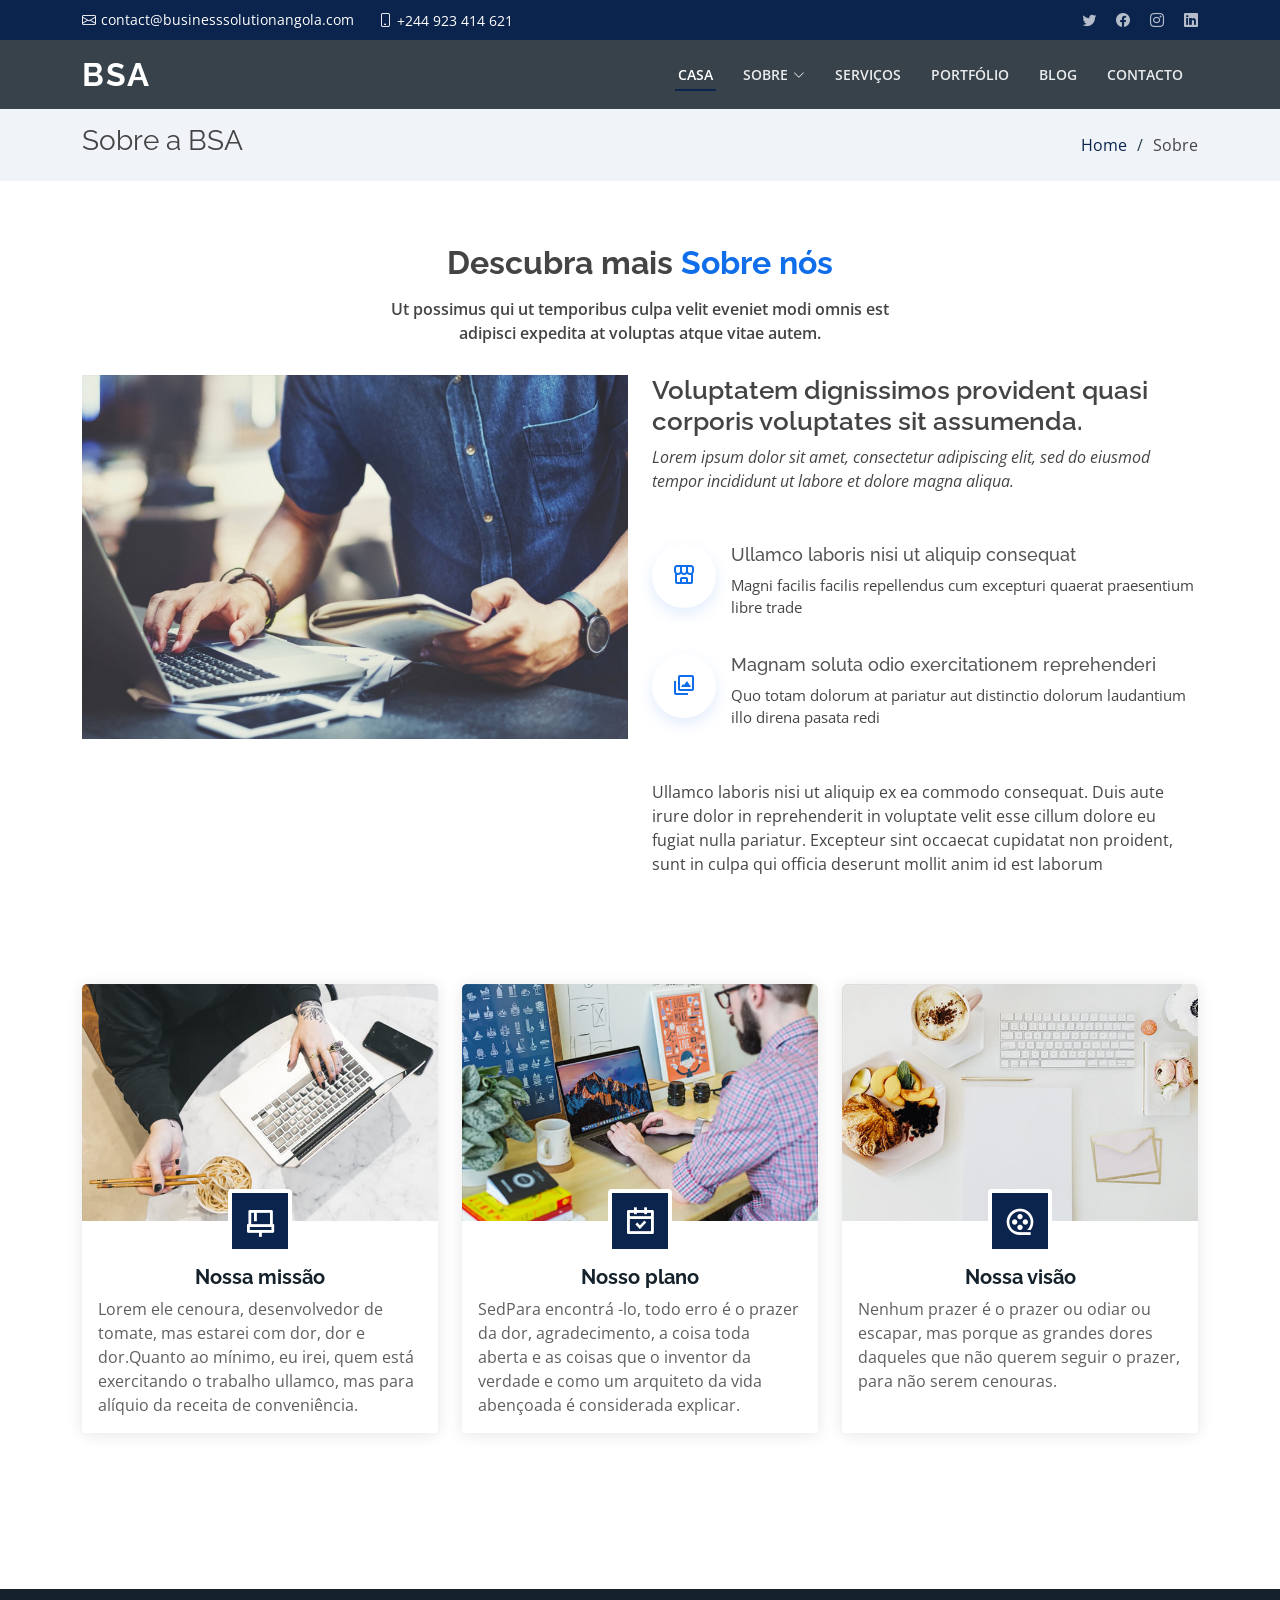
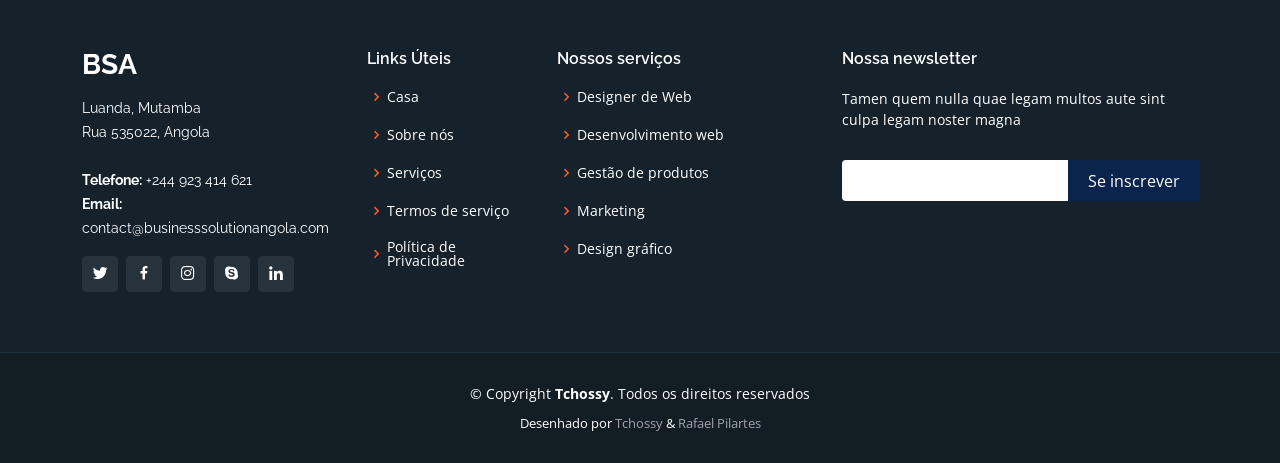
<file: about.html>
<!DOCTYPE html>
<html lang="en">
  <head>
    <meta charset="utf-8" />
    <meta content="width=device-width, initial-scale=1.0" name="viewport" />

    <title>BSA - Business Solution Angola</title>
    <meta content="" name="description" />
    <meta content="" name="keywords" />

    <!-- Favicons -->
    <link href="src/img/favicon.png" rel="icon" />
    <link href="src/img/apple-touch-icon.png" rel="apple-touch-icon" />

    <!-- Google Fonts -->
    <link
      href="https://fonts.googleapis.com/css?family=Open+Sans:300,300i,400,400i,600,600i,700,700i|Raleway:300,300i,400,400i,500,500i,600,600i,700,700i|Poppins:300,300i,400,400i,500,500i,600,600i,700,700i"
      rel="stylesheet"
    />

    <!-- Vendor CSS Files -->
    <link href="src/vendor/aos/aos.css" rel="stylesheet" />
    <link href="src/vendor/bootstrap/css/bootstrap.min.css" rel="stylesheet" />
    <link
      href="src/vendor/bootstrap-icons/bootstrap-icons.css"
      rel="stylesheet"
    />
    <link href="src/vendor/boxicons/css/boxicons.min.css" rel="stylesheet" />
    <link href="src/vendor/glightbox/css/glightbox.min.css" rel="stylesheet" />
    <link href="src/vendor/remixicon/remixicon.css" rel="stylesheet" />
    <link href="src/vendor/swiper/swiper-bundle.min.css" rel="stylesheet" />

    <!-- Template Main CSS File -->
    <link href="src/css/about.css" rel="stylesheet" />

  </head>

  <body>
    <!-- ======= Top Bar ======= -->
    <section id="topbar" class="fixed-top d-flex align-items-center">
      <div class="container d-flex justify-content-center justify-content-md-between">
        <div class="contact-info d-flex align-items-center">
          <i class="bi bi-envelope d-flex align-items-center"><a href="mailto:contact@businesssolutionangola.com">contact@businesssolutionangola.com</a></i>
          <i class="bi bi-phone d-flex align-items-center ms-4"><span>+244 923 414 621</span></i>
        </div>
        <div class="social-links d-none d-md-flex align-items-center">
          <a href="#" class="twitter"><i class="bi bi-twitter"></i></a>
          <a href="#" class="facebook"><i class="bi bi-facebook"></i></a>
          <a href="#" class="instagram"><i class="bi bi-instagram"></i></a>
          <a href="#" class="linkedin"><i class="bi bi-linkedin"></i></i></a>
        </div>
      </div>
    </section>

  <!-- ======= Header ======= -->
  <header id="header" class="fixed-top header-inner">
    <div class="container d-flex align-items-center justify-content-between">

      <h1 class="logo"><a href="index.html">BSA</a></h1>
      <!-- Uncomment below if you prefer to use an image logo -->
      <!-- <a href="index.html" class="logo"><img src="src/img/logo.png" alt="" class="img-fluid"></a>-->

      <nav id="navbar" class="navbar">
        <ul>
          <li><a class="nav-link scrollto active" href="index.html#hero">casa</a></li>
          <li class="dropdown"><a href="#"><span>Sobre</span> <i class="bi bi-chevron-down"></i></a>
            <ul>
              <li><a href="about.html">Sobre</a></li>
              <li><a href="team.html">Equipe</a></li>
              <li><a href="testimonials.html">Depoimentos</a></li>
            </ul>
          </li>
          <li><a class="nav-link scrollto" href="services.html">Serviços</a></li>
          <li><a class="nav-link scrollto " href="portfolio.html">Portfólio</a></li>
          <li><a class="nav-link scrollto " href="blog.html">Blog</a></li>
          <li><a class="nav-link scrollto" href="index.html#contact">Contacto</a></li>
        </ul>
        <i class="bi bi-list mobile-nav-toggle"></i>
      </nav><!-- .navbar -->

    </div>
  </header><!-- End Header -->

    <main id="main">
      <!-- ======= Breadcrumbs ======= -->
      <section class="breadcrumbs">
        <div class="container">
          <div class="d-flex justify-content-between align-items-center">
            <h2>Sobre a BSA</h2>
            <ol>
              <li><a href="index.html">Home</a></li>
              <li>Sobre</li>
            </ol>
          </div>
        </div>
      </section>
      <!-- End Breadcrumbs -->

      <br>
      <br>
      <!-- ======= About Section ======= -->
      <section id="about" class="about section-bg">
        <div class="container" data-aos="fade-up">

          <div class="section-title">
            <h3>Descubra mais <span>Sobre nós</span></h3>
            <p>Ut possimus qui ut temporibus culpa velit eveniet modi omnis est adipisci expedita at voluptas atque vitae autem.</p>
          </div>

          <div class="row">
            <div class="col-lg-6" data-aos="fade-right" data-aos-delay="100">
              <img src="src/img/about.jpeg" class="img-fluid" alt="">
            </div>
            <div class="col-lg-6 pt-4 pt-lg-0 content d-flex flex-column justify-content-center" data-aos="fade-up" data-aos-delay="100">
              <h3>Voluptatem dignissimos provident quasi corporis voluptates sit assumenda.</h3>
              <p class="fst-italic">
                Lorem ipsum dolor sit amet, consectetur adipiscing elit, sed do eiusmod tempor incididunt ut labore et dolore
                magna aliqua.
              </p>
              <ul>
                <li>
                  <i class="bx bx-store-alt"></i>
                  <div>
                    <h5>Ullamco laboris nisi ut aliquip consequat</h5>
                    <p>Magni facilis facilis repellendus cum excepturi quaerat praesentium libre trade</p>
                  </div>
                </li>
                <li>
                  <i class="bx bx-images"></i>
                  <div>
                    <h5>Magnam soluta odio exercitationem reprehenderi</h5>
                    <p>Quo totam dolorum at pariatur aut distinctio dolorum laudantium illo direna pasata redi</p>
                  </div>
                </li>
              </ul>
              <p>
                Ullamco laboris nisi ut aliquip ex ea commodo consequat. Duis aute irure dolor in reprehenderit in voluptate
                velit esse cillum dolore eu fugiat nulla pariatur. Excepteur sint occaecat cupidatat non proident, sunt in
                culpa qui officia deserunt mollit anim id est laborum
              </p>
            </div>
          </div>

        </div>
      </section>
      <!-- End About Section -->
      <br>
      <br>

      <!-- ======= About Boxes Section ======= -->
      <section id="about-boxes" class="about-boxes">
        <div class="container" data-aos="fade-up">

          <div class="row">
            <div class="col-lg-4 col-md-6 d-flex align-items-stretch" data-aos="fade-up" data-aos-delay="100">
              <div class="card">
                <img src="src/img/about-boxes-1.jpg" class="card-img-top" alt="...">
                <div class="card-icon">
                  <i class="ri-brush-4-line"></i>
                </div>
                <div class="card-body">
                  <h5 class="card-title"><a href="">Nossa missão</a></h5>
                  <p class="card-text">Lorem ele cenoura, desenvolvedor de tomate, mas estarei com dor, dor e dor.Quanto ao mínimo, eu irei, quem está exercitando o trabalho ullamco, mas para alíquio da receita de conveniência. </p>
                </div>
              </div>
            </div>
            <div class="col-lg-4 col-md-6 d-flex align-items-stretch" data-aos="fade-up" data-aos-delay="200">
              <div class="card">
                <img src="src/img/about-boxes-2.jpg" class="card-img-top" alt="...">
                <div class="card-icon">
                  <i class="ri-calendar-check-line"></i>
                </div>
                <div class="card-body">
                  <h5 class="card-title"><a href="">Nosso plano</a></h5>
                  <p class="card-text">SedPara encontrá -lo, todo erro é o prazer da dor, agradecimento, a coisa toda aberta e as coisas que o inventor da verdade e como um arquiteto da vida abençoada é considerada explicar. </p>
                </div>
              </div>
            </div>
            <div class="col-lg-4 col-md-6 d-flex align-items-stretch" data-aos="fade-up" data-aos-delay="300">
              <div class="card">
                <img src="src/img/about-boxes-3.jpg" class="card-img-top" alt="...">
                <div class="card-icon">
                  <i class="ri-movie-2-line"></i>
                </div>
                <div class="card-body">
                  <h5 class="card-title"><a href="">Nossa visão</a></h5>
                  <p class="card-text">Nenhum prazer é o prazer ou odiar ou escapar, mas porque as grandes dores daqueles que não querem seguir o prazer, para não serem cenouras. </p>
                </div>
              </div>
            </div>
          </div>

        </div>
      </section>
      <!-- End About Boxes Section -->
      
      <br>
      <br>
    
      <br>
      <br>

    </main>
    <!-- End #main -->

  <!-- ======= Footer ======= -->
  <footer id="footer">
    <div class="footer-top">
      <div class="container">
        <div class="row">

          <div class="col-lg-3 col-md-6">
            <div class="footer-info">
              <h3>BSA</h3>
              <p>
                Luanda, Mutamba <br>
                Rua 535022, Angola<br><br>
                <strong>Telefone:</strong> +244 923 414 621<br>
                <strong>Email:</strong> contact@businesssolutionangola.com<br>
              </p>
              <div class="social-links mt-3">
                <a href="#" class="twitter"><i class="bx bxl-twitter"></i></a>
                <a href="#" class="facebook"><i class="bx bxl-facebook"></i></a>
                <a href="#" class="instagram"><i class="bx bxl-instagram"></i></a>
                <a href="#" class="google-plus"><i class="bx bxl-skype"></i></a>
                <a href="#" class="linkedin"><i class="bx bxl-linkedin"></i></a>
              </div>
            </div>
          </div>

          <div class="col-lg-2 col-md-6 footer-links">
            <h4>Links Úteis</h4>
            <ul>
              <li><i class="bx bx-chevron-right"></i> <a href="#">Casa</a></li>
              <li><i class="bx bx-chevron-right"></i> <a href="#">Sobre nós</a></li>
              <li><i class="bx bx-chevron-right"></i> <a href="#">Serviços</a></li>
              <li><i class="bx bx-chevron-right"></i> <a href="#">Termos de serviço</a></li>
              <li><i class="bx bx-chevron-right"></i> <a href="#">Política de Privacidade</a></li>
            </ul>
          </div>

          <div class="col-lg-3 col-md-6 footer-links">
            <h4>Nossos serviços</h4>
            <ul>
              <li><i class="bx bx-chevron-right"></i> <a href="#">Designer de Web</a></li>
              <li><i class="bx bx-chevron-right"></i> <a href="#">Desenvolvimento web</a></li>
              <li><i class="bx bx-chevron-right"></i> <a href="#">Gestão de produtos</a></li>
              <li><i class="bx bx-chevron-right"></i> <a href="#">Marketing</a></li>
              <li><i class="bx bx-chevron-right"></i> <a href="#">Design gráfico</a></li>
            </ul>
          </div>

          <div class="col-lg-4 col-md-6 footer-newsletter">
            <h4>Nossa newsletter</h4>
            <p>Tamen quem nulla quae legam multos aute sint culpa legam noster magna</p>
            <form action="" method="post">
              <input type="email" name="email"><input type="submit" value="Se inscrever">
            </form>

          </div>

        </div>
      </div>
    </div>

 <div class="container">
      <div class="copyright">
        &copy; Copyright <strong><span>Tchossy</span></strong>. Todos os direitos reservados
      </div>
      <div class="credits">

        Desenhado por <a href="https://www.tchossy.com">Tchossy</a> & <a href="https://www.rafaelpilartes.com">Rafael Pilartes</a>
      </div>
    </div>
  </footer>
  <!-- End Footer -->

    <div id="preloader"></div>
    <a
      href="#"
      class="back-to-top d-flex align-items-center justify-content-center"
      ><i class="bi bi-arrow-up-short"></i
    ></a>

    <!-- Vendor JS Files -->
    <script src="src/vendor/purecounter/purecounter_vanilla.js"></script>
    <script src="src/vendor/aos/aos.js"></script>
    <script src="src/vendor/bootstrap/js/bootstrap.bundle.min.js"></script>
    <script src="src/vendor/glightbox/js/glightbox.min.js"></script>
    <script src="src/vendor/isotope-layout/isotope.pkgd.min.js"></script>
    <script src="src/vendor/swiper/swiper-bundle.min.js"></script>
    <script src="src/vendor/php-email-form/validate.js"></script>

    <!-- Template Main JS File -->
    <script src="src/js/main.js"></script>
  </body>
</html>
</file>
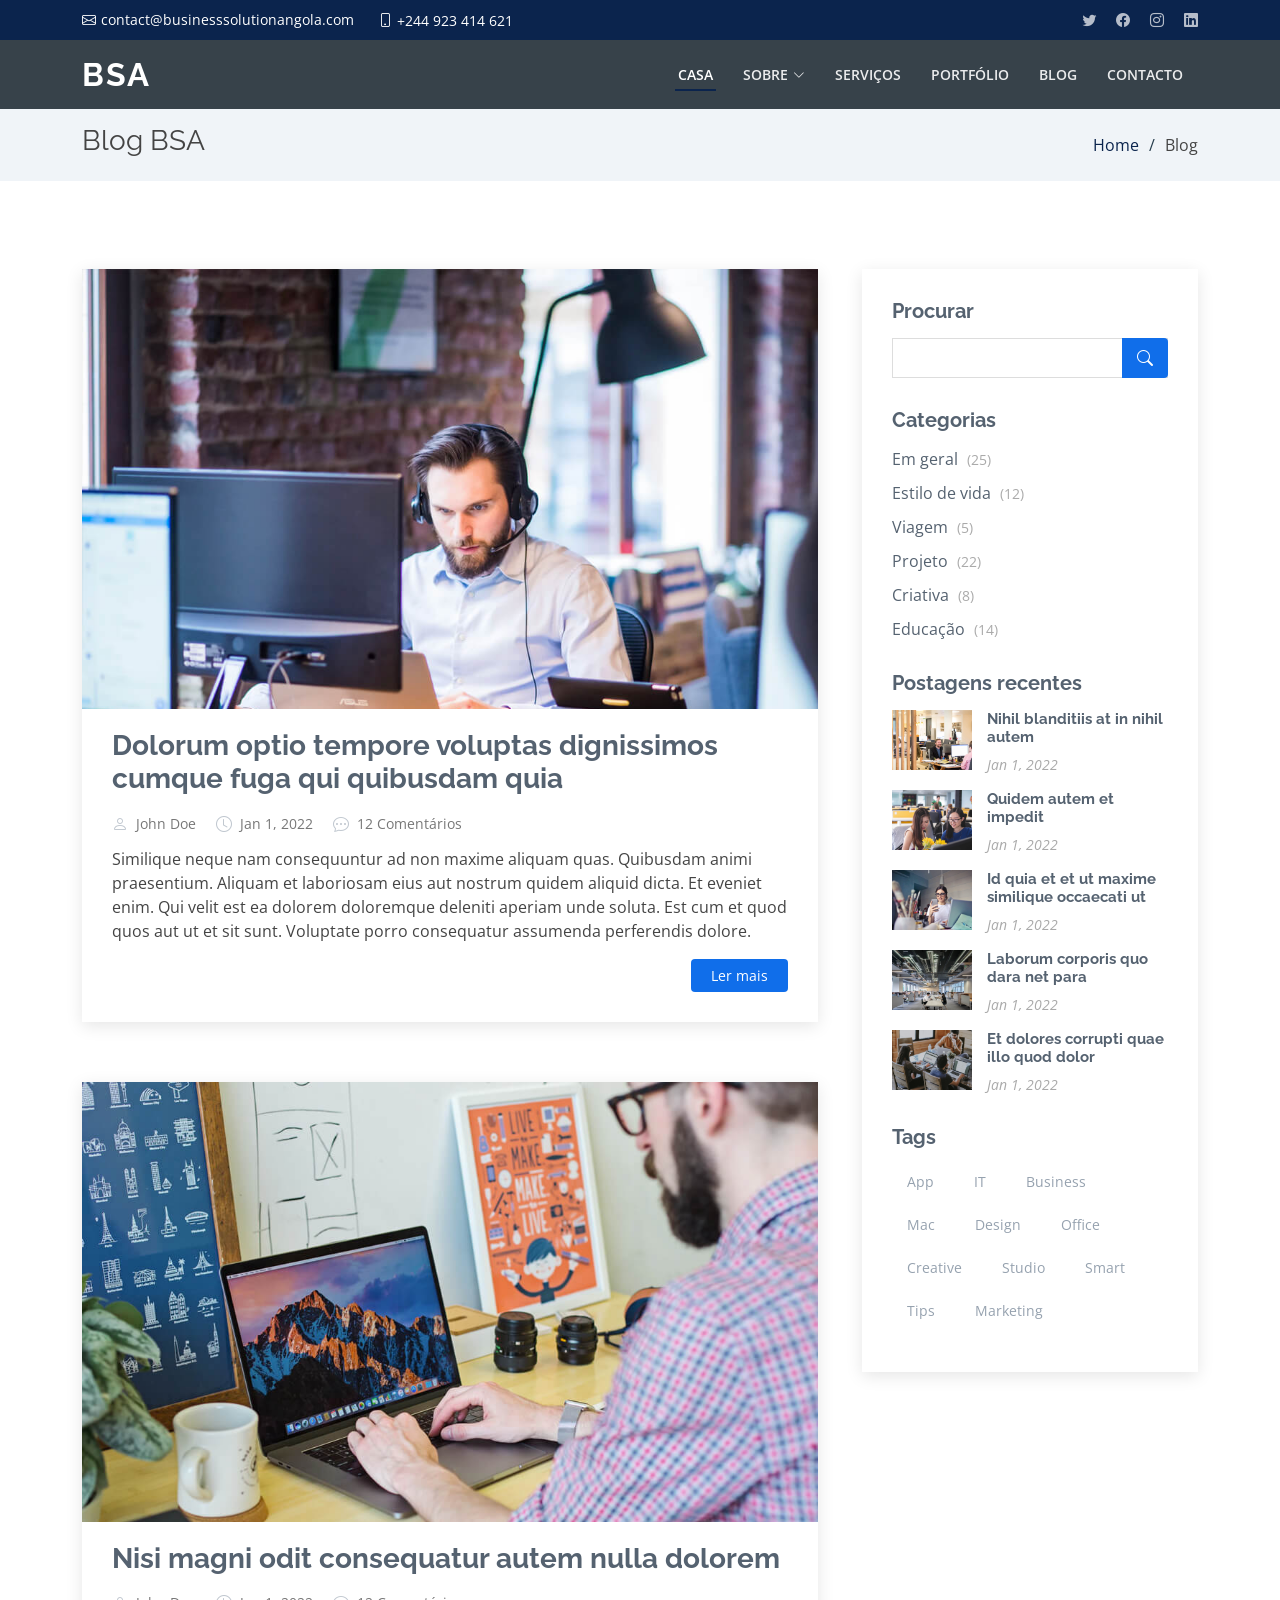
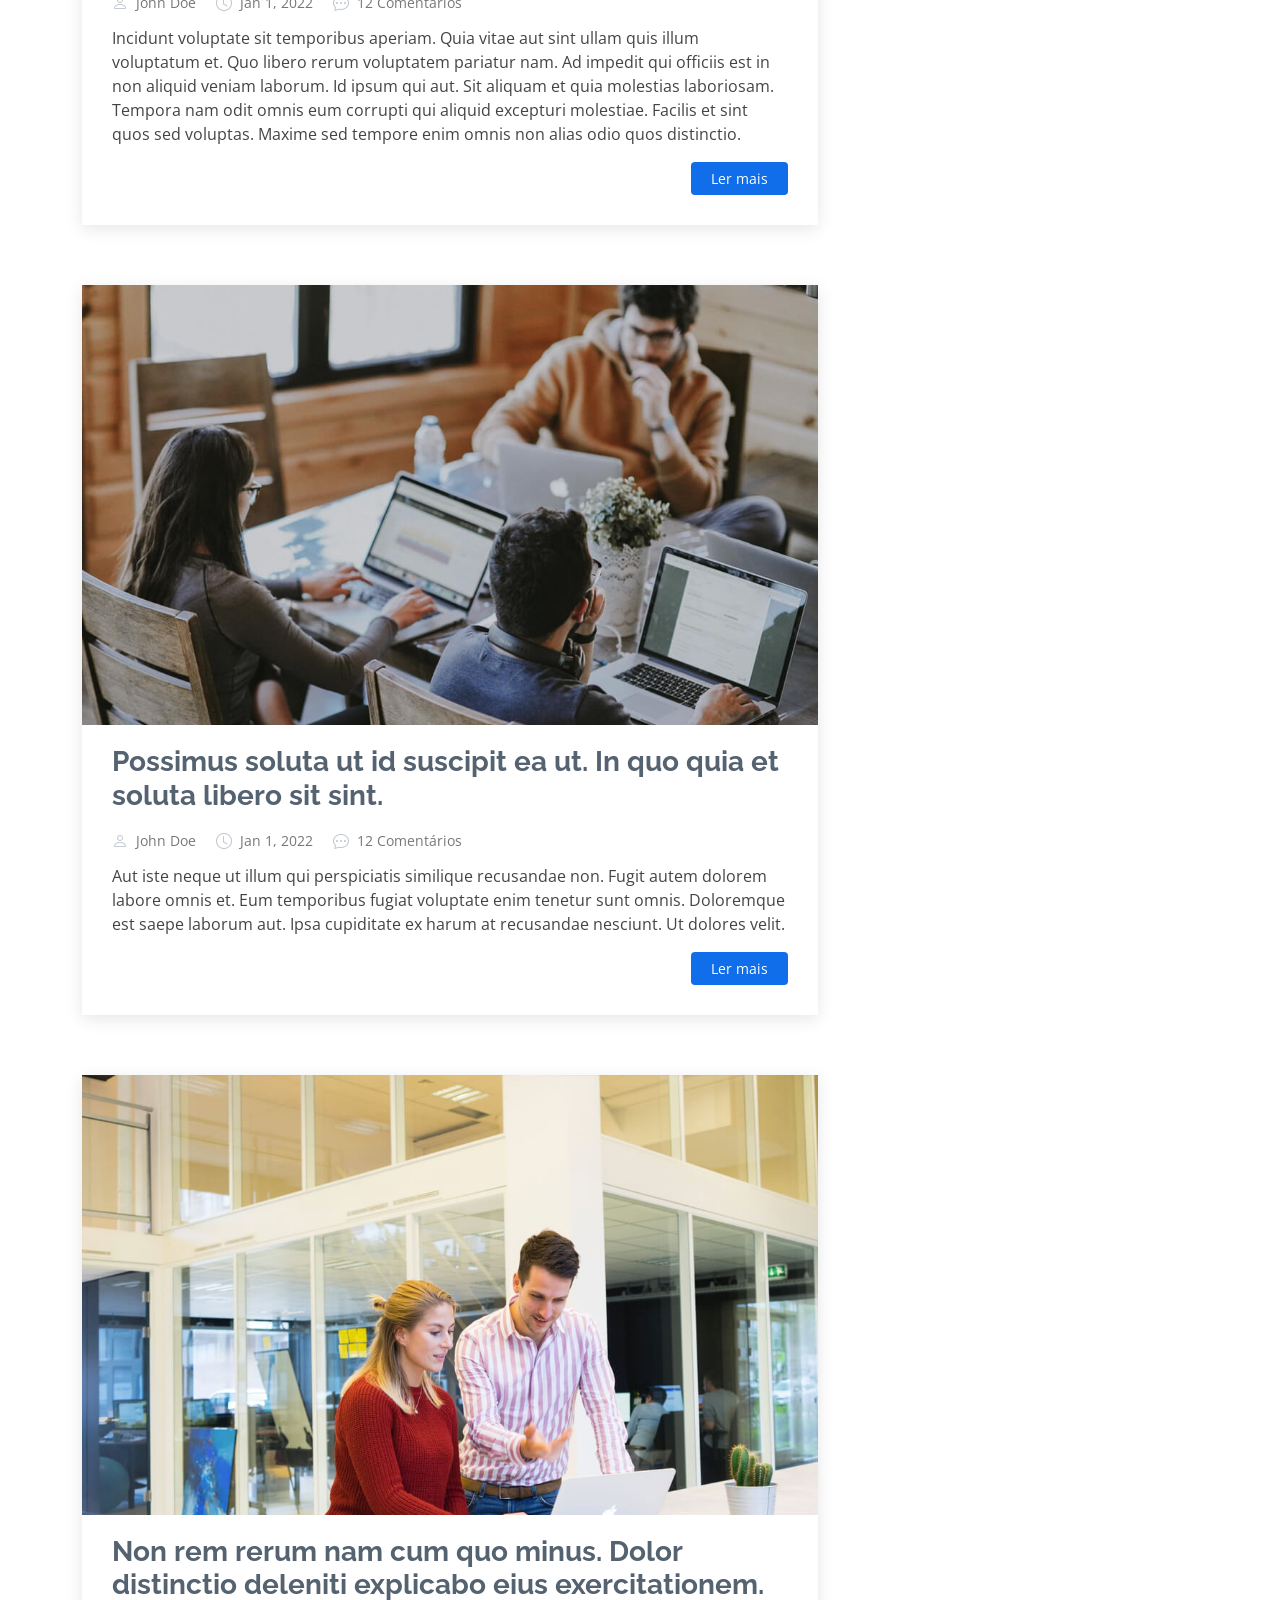
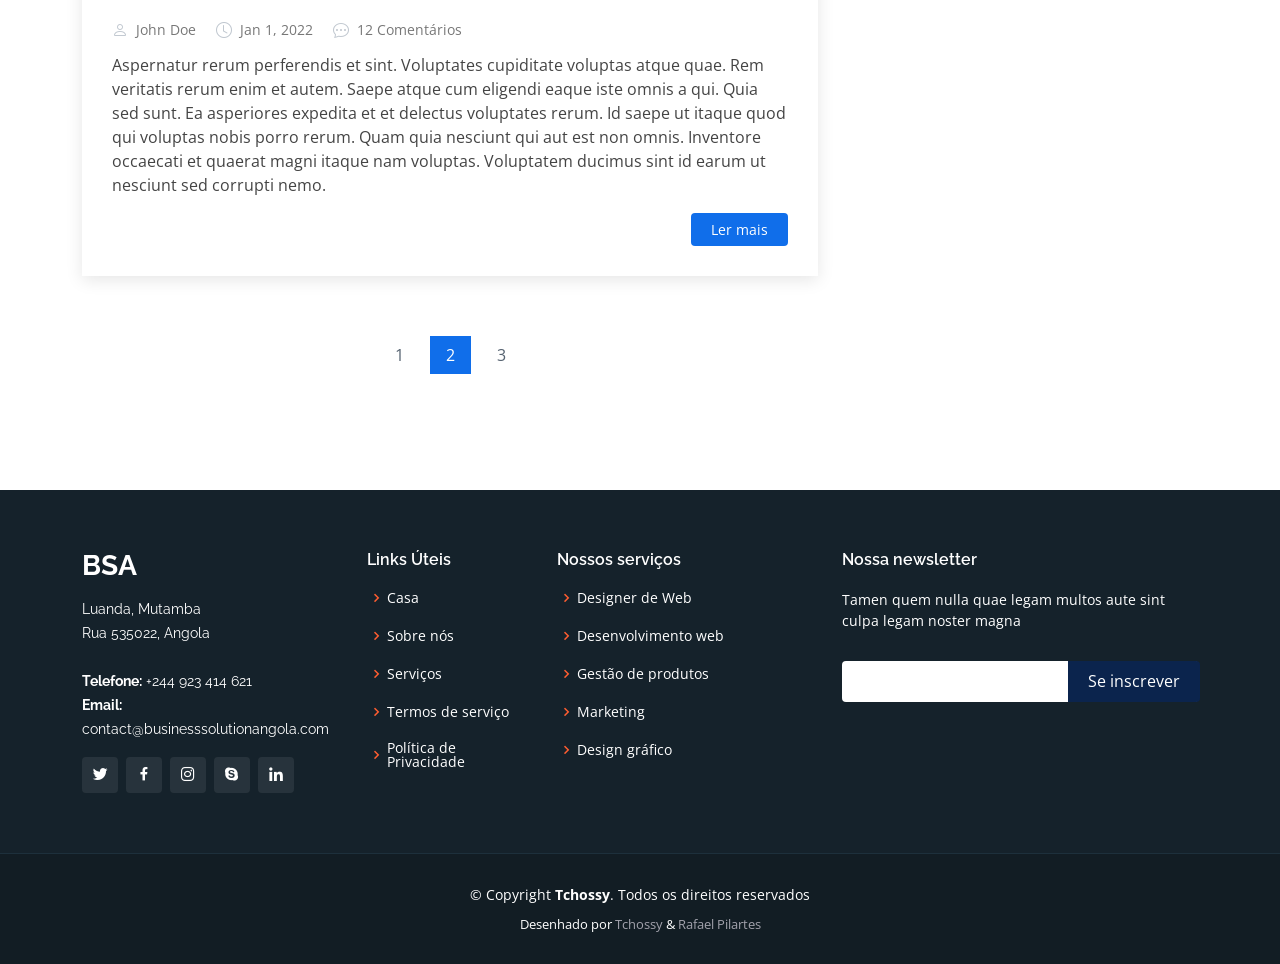
<file: blog.html>
<!DOCTYPE html>
<html lang="en">
  <head>
    <meta charset="utf-8" />
    <meta content="width=device-width, initial-scale=1.0" name="viewport" />

    <title>BSA - Business Solution Angola</title>
    <meta content="" name="description" />
    <meta content="" name="keywords" />

    <!-- Favicons -->
    <link href="src/img/favicon.png" rel="icon" />
    <link href="src/img/apple-touch-icon.png" rel="apple-touch-icon" />

    <!-- Google Fonts -->
    <link
      href="https://fonts.googleapis.com/css?family=Open+Sans:300,300i,400,400i,600,600i,700,700i|Raleway:300,300i,400,400i,500,500i,600,600i,700,700i|Poppins:300,300i,400,400i,500,500i,600,600i,700,700i"
      rel="stylesheet"
    />

    <!-- Vendor CSS Files -->
    <link href="src/vendor/aos/aos.css" rel="stylesheet" />
    <link href="src/vendor/bootstrap/css/bootstrap.min.css" rel="stylesheet" />
    <link
      href="src/vendor/bootstrap-icons/bootstrap-icons.css"
      rel="stylesheet"
    />
    <link href="src/vendor/boxicons/css/boxicons.min.css" rel="stylesheet" />
    <link href="src/vendor/glightbox/css/glightbox.min.css" rel="stylesheet" />
    <link href="src/vendor/remixicon/remixicon.css" rel="stylesheet" />
    <link href="src/vendor/swiper/swiper-bundle.min.css" rel="stylesheet" />

    <!-- Template Main CSS File -->
    <link href="src/css/blog.css" rel="stylesheet" />

  </head>

  <body>
    <!-- ======= Top Bar ======= -->
    <section id="topbar" class="fixed-top d-flex align-items-center">
      <div class="container d-flex justify-content-center justify-content-md-between">
        <div class="contact-info d-flex align-items-center">
          <i class="bi bi-envelope d-flex align-items-center"><a href="mailto:contact@businesssolutionangola.com">contact@businesssolutionangola.com</a></i>
          <i class="bi bi-phone d-flex align-items-center ms-4"><span>+244 923 414 621</span></i>
        </div>
        <div class="social-links d-none d-md-flex align-items-center">
          <a href="#" class="twitter"><i class="bi bi-twitter"></i></a>
          <a href="#" class="facebook"><i class="bi bi-facebook"></i></a>
          <a href="#" class="instagram"><i class="bi bi-instagram"></i></a>
          <a href="#" class="linkedin"><i class="bi bi-linkedin"></i></i></a>
        </div>
      </div>
    </section>

    <!-- ======= Header ======= -->
    <header id="header" class="fixed-top header-inner">
      <div class="container d-flex align-items-center justify-content-between">

        <h1 class="logo"><a href="index.html">BSA</a></h1>
        <!-- Uncomment below if you prefer to use an image logo -->
        <!-- <a href="index.html" class="logo"><img src="src/img/logo.png" alt="" class="img-fluid"></a>-->

        <nav id="navbar" class="navbar">
          <ul>
            <li><a class="nav-link scrollto active" href="index.html#hero">casa</a></li>
            <li class="dropdown"><a href="#"><span>Sobre</span> <i class="bi bi-chevron-down"></i></a>
              <ul>
                <li><a href="about.html">Sobre</a></li>
                <li><a href="team.html">Equipe</a></li>
                <li><a href="testimonials.html">Depoimentos</a></li>
              </ul>
            </li>
            <li><a class="nav-link scrollto" href="services.html">Serviços</a></li>
            <li><a class="nav-link scrollto " href="portfolio.html">Portfólio</a></li>
            <li><a class="nav-link scrollto " href="blog.html">Blog</a></li>
            <li><a class="nav-link scrollto" href="index.html#contact">Contacto</a></li>
          </ul>
          <i class="bi bi-list mobile-nav-toggle"></i>
        </nav><!-- .navbar -->

      </div>
    </header><!-- End Header -->

    <main id="main">
      <!-- ======= Breadcrumbs ======= -->
      <section class="breadcrumbs">
        <div class="container">
          <div class="d-flex justify-content-between align-items-center">
            <h2>Blog BSA</h2>
            <ol>
              <li><a href="index.html">Home</a></li>
              <li>Blog</li>
            </ol>
          </div>
        </div>
      </section>
      <!-- End Breadcrumbs -->

      <br>
      <br>
      <!-- ======= Blog Section ======= -->
      <section id="blog" class="blog">
        <div class="container" data-aos="fade-up">
          <div class="row">
            <div class="col-lg-8 entries">
              <article class="entry">
                <div class="entry-img">
                  <img
                    src="src/img/blog/blog-1.jpg"
                    alt=""
                    class="img-fluid"
                  />
                </div>

                <h2 class="entry-title">
                  <a href="details-blog.html"
                    >Dolorum optio tempore voluptas dignissimos cumque fuga qui
                    quibusdam quia</a
                  >
                </h2>

                <div class="entry-meta">
                  <ul>
                    <li class="d-flex align-items-center">
                      <i class="bi bi-person"></i>
                      <a href="details-blog.html">John Doe</a>
                    </li>
                    <li class="d-flex align-items-center">
                      <i class="bi bi-clock"></i>
                      <a href="details-blog.html"
                        ><time datetime="2022-01-01">Jan 1, 2022</time></a
                      >
                    </li>
                    <li class="d-flex align-items-center">
                      <i class="bi bi-chat-dots"></i>
                      <a href="details-blog.html">12 Comentários</a>
                    </li>
                  </ul>
                </div>

                <div class="entry-content">
                  <p>
                    Similique neque nam consequuntur ad non maxime aliquam quas.
                    Quibusdam animi praesentium. Aliquam et laboriosam eius aut
                    nostrum quidem aliquid dicta. Et eveniet enim. Qui velit est
                    ea dolorem doloremque deleniti aperiam unde soluta. Est cum
                    et quod quos aut ut et sit sunt. Voluptate porro consequatur
                    assumenda perferendis dolore.
                  </p>
                  <div class="read-more">
                    <a href="details-blog.html">Ler mais</a>
                  </div>
                </div>
              </article>
              <!-- End blog entry -->

              <article class="entry">
                <div class="entry-img">
                  <img
                    src="src/img/blog/blog-2.jpg"
                    alt=""
                    class="img-fluid"
                  />
                </div>

                <h2 class="entry-title">
                  <a href="details-blog.html"
                    >Nisi magni odit consequatur autem nulla dolorem</a
                  >
                </h2>

                <div class="entry-meta">
                  <ul>
                    <li class="d-flex align-items-center">
                      <i class="bi bi-person"></i>
                      <a href="details-blog.html">John Doe</a>
                    </li>
                    <li class="d-flex align-items-center">
                      <i class="bi bi-clock"></i>
                      <a href="details-blog.html"
                        ><time datetime="2022-01-01">Jan 1, 2022</time></a
                      >
                    </li>
                    <li class="d-flex align-items-center">
                      <i class="bi bi-chat-dots"></i>
                      <a href="details-blog.html">12 Comentários</a>
                    </li>
                  </ul>
                </div>

                <div class="entry-content">
                  <p>
                    Incidunt voluptate sit temporibus aperiam. Quia vitae aut
                    sint ullam quis illum voluptatum et. Quo libero rerum
                    voluptatem pariatur nam. Ad impedit qui officiis est in non
                    aliquid veniam laborum. Id ipsum qui aut. Sit aliquam et
                    quia molestias laboriosam. Tempora nam odit omnis eum
                    corrupti qui aliquid excepturi molestiae. Facilis et sint
                    quos sed voluptas. Maxime sed tempore enim omnis non alias
                    odio quos distinctio.
                  </p>
                  <div class="read-more">
                    <a href="details-blog.html">Ler mais</a>
                  </div>
                </div>
              </article>
              <!-- End blog entry -->

              <article class="entry">
                <div class="entry-img">
                  <img
                    src="src/img/blog/blog-3.jpg"
                    alt=""
                    class="img-fluid"
                  />
                </div>

                <h2 class="entry-title">
                  <a href="details-blog.html"
                    >Possimus soluta ut id suscipit ea ut. In quo quia et soluta
                    libero sit sint.</a
                  >
                </h2>

                <div class="entry-meta">
                  <ul>
                    <li class="d-flex align-items-center">
                      <i class="bi bi-person"></i>
                      <a href="details-blog.html">John Doe</a>
                    </li>
                    <li class="d-flex align-items-center">
                      <i class="bi bi-clock"></i>
                      <a href="details-blog.html"
                        ><time datetime="2022-01-01">Jan 1, 2022</time></a
                      >
                    </li>
                    <li class="d-flex align-items-center">
                      <i class="bi bi-chat-dots"></i>
                      <a href="details-blog.html">12 Comentários</a>
                    </li>
                  </ul>
                </div>

                <div class="entry-content">
                  <p>
                    Aut iste neque ut illum qui perspiciatis similique
                    recusandae non. Fugit autem dolorem labore omnis et. Eum
                    temporibus fugiat voluptate enim tenetur sunt omnis.
                    Doloremque est saepe laborum aut. Ipsa cupiditate ex harum
                    at recusandae nesciunt. Ut dolores velit.
                  </p>
                  <div class="read-more">
                    <a href="details-blog.html">Ler mais</a>
                  </div>
                </div>
              </article>
              <!-- End blog entry -->

              <article class="entry">
                <div class="entry-img">
                  <img
                    src="src/img/blog/blog-4.jpg"
                    alt=""
                    class="img-fluid"
                  />
                </div>

                <h2 class="entry-title">
                  <a href="details-blog.html"
                    >Non rem rerum nam cum quo minus. Dolor distinctio deleniti
                    explicabo eius exercitationem.</a
                  >
                </h2>

                <div class="entry-meta">
                  <ul>
                    <li class="d-flex align-items-center">
                      <i class="bi bi-person"></i>
                      <a href="details-blog.html">John Doe</a>
                    </li>
                    <li class="d-flex align-items-center">
                      <i class="bi bi-clock"></i>
                      <a href="details-blog.html"
                        ><time datetime="2022-01-01">Jan 1, 2022</time></a
                      >
                    </li>
                    <li class="d-flex align-items-center">
                      <i class="bi bi-chat-dots"></i>
                      <a href="details-blog.html">12 Comentários</a>
                    </li>
                  </ul>
                </div>

                <div class="entry-content">
                  <p>
                    Aspernatur rerum perferendis et sint. Voluptates cupiditate
                    voluptas atque quae. Rem veritatis rerum enim et autem.
                    Saepe atque cum eligendi eaque iste omnis a qui. Quia sed
                    sunt. Ea asperiores expedita et et delectus voluptates
                    rerum. Id saepe ut itaque quod qui voluptas nobis porro
                    rerum. Quam quia nesciunt qui aut est non omnis. Inventore
                    occaecati et quaerat magni itaque nam voluptas. Voluptatem
                    ducimus sint id earum ut nesciunt sed corrupti nemo.
                  </p>
                  <div class="read-more">
                    <a href="details-blog.html">Ler mais</a>
                  </div>
                </div>
              </article>
              <!-- End blog entry -->

              <div class="blog-pagination">
                <ul class="justify-content-center">
                  <li><a href="#">1</a></li>
                  <li class="active"><a href="#">2</a></li>
                  <li><a href="#">3</a></li>
                </ul>
              </div>
            </div>
            <!-- End blog entries list -->

            <div class="col-lg-4">
              <div class="sidebar">
                <h3 class="sidebar-title">Procurar</h3>
                <div class="sidebar-item search-form">
                  <form action="">
                    <input type="text" />
                    <button type="submit"><i class="bi bi-search"></i></button>
                  </form>
                </div>
                <!-- End sidebar search formn-->

                <h3 class="sidebar-title">Categorias</h3>
                <div class="sidebar-item categories">
                  <ul>
                    <li>
                      <a href="#">Em geral <span>(25)</span></a>
                    </li>
                    <li>
                      <a href="#">Estilo de vida <span>(12)</span></a>
                    </li>
                    <li>
                      <a href="#">Viagem <span>(5)</span></a>
                    </li>
                    <li>
                      <a href="#">Projeto <span>(22)</span></a>
                    </li>
                    <li>
                      <a href="#">Criativa <span>(8)</span></a>
                    </li>
                    <li>
                      <a href="#">Educação <span>(14)</span></a>
                    </li>
                  </ul>
                </div>
                <!-- End sidebar categories-->

                <h3 class="sidebar-title">Postagens recentes</h3>
                <div class="sidebar-item recent-posts">
                  <div class="post-item clearfix">
                    <img src="src/img/blog/blog-recent-1.jpg" alt="" />
                    <h4>
                      <a href="details-blog.html"
                        >Nihil blanditiis at in nihil autem</a
                      >
                    </h4>
                    <time datetime="2022-01-01">Jan 1, 2022</time>
                  </div>

                  <div class="post-item clearfix">
                    <img src="src/img/blog/blog-recent-2.jpg" alt="" />
                    <h4>
                      <a href="details-blog.html">Quidem autem et impedit</a>
                    </h4>
                    <time datetime="2022-01-01">Jan 1, 2022</time>
                  </div>

                  <div class="post-item clearfix">
                    <img src="src/img/blog/blog-recent-3.jpg" alt="" />
                    <h4>
                      <a href="details-blog.html"
                        >Id quia et et ut maxime similique occaecati ut</a
                      >
                    </h4>
                    <time datetime="2022-01-01">Jan 1, 2022</time>
                  </div>

                  <div class="post-item clearfix">
                    <img src="src/img/blog/blog-recent-4.jpg" alt="" />
                    <h4>
                      <a href="details-blog.html"
                        >Laborum corporis quo dara net para</a
                      >
                    </h4>
                    <time datetime="2022-01-01">Jan 1, 2022</time>
                  </div>

                  <div class="post-item clearfix">
                    <img src="src/img/blog/blog-recent-5.jpg" alt="" />
                    <h4>
                      <a href="details-blog.html"
                        >Et dolores corrupti quae illo quod dolor</a
                      >
                    </h4>
                    <time datetime="2022-01-01">Jan 1, 2022</time>
                  </div>
                </div>
                <!-- End sidebar recent posts-->

                <h3 class="sidebar-title">Tags</h3>
                <div class="sidebar-item tags">
                  <ul>
                    <li><a href="#">App</a></li>
                    <li><a href="#">IT</a></li>
                    <li><a href="#">Business</a></li>
                    <li><a href="#">Mac</a></li>
                    <li><a href="#">Design</a></li>
                    <li><a href="#">Office</a></li>
                    <li><a href="#">Creative</a></li>
                    <li><a href="#">Studio</a></li>
                    <li><a href="#">Smart</a></li>
                    <li><a href="#">Tips</a></li>
                    <li><a href="#">Marketing</a></li>
                  </ul>
                </div>
                <!-- End sidebar tags-->
              </div>
              <!-- End sidebar -->
            </div>
            <!-- End blog sidebar -->
          </div>
        </div>
      </section>
      <!-- End Blog Section -->

      <br>
      <br>
    
      <br>
      <br>

    </main>
    <!-- End #main -->

  <!-- ======= Footer ======= -->
  <footer id="footer">
    <div class="footer-top">
      <div class="container">
        <div class="row">

          <div class="col-lg-3 col-md-6">
            <div class="footer-info">
              <h3>BSA</h3>
              <p>
                Luanda, Mutamba <br>
                Rua 535022, Angola<br><br>
                <strong>Telefone:</strong> +244 923 414 621<br>
                <strong>Email:</strong> contact@businesssolutionangola.com<br>
              </p>
              <div class="social-links mt-3">
                <a href="#" class="twitter"><i class="bx bxl-twitter"></i></a>
                <a href="#" class="facebook"><i class="bx bxl-facebook"></i></a>
                <a href="#" class="instagram"><i class="bx bxl-instagram"></i></a>
                <a href="#" class="google-plus"><i class="bx bxl-skype"></i></a>
                <a href="#" class="linkedin"><i class="bx bxl-linkedin"></i></a>
              </div>
            </div>
          </div>

          <div class="col-lg-2 col-md-6 footer-links">
            <h4>Links Úteis</h4>
            <ul>
              <li><i class="bx bx-chevron-right"></i> <a href="#">Casa</a></li>
              <li><i class="bx bx-chevron-right"></i> <a href="#">Sobre nós</a></li>
              <li><i class="bx bx-chevron-right"></i> <a href="#">Serviços</a></li>
              <li><i class="bx bx-chevron-right"></i> <a href="#">Termos de serviço</a></li>
              <li><i class="bx bx-chevron-right"></i> <a href="#">Política de Privacidade</a></li>
            </ul>
          </div>

          <div class="col-lg-3 col-md-6 footer-links">
            <h4>Nossos serviços</h4>
            <ul>
              <li><i class="bx bx-chevron-right"></i> <a href="#">Designer de Web</a></li>
              <li><i class="bx bx-chevron-right"></i> <a href="#">Desenvolvimento web</a></li>
              <li><i class="bx bx-chevron-right"></i> <a href="#">Gestão de produtos</a></li>
              <li><i class="bx bx-chevron-right"></i> <a href="#">Marketing</a></li>
              <li><i class="bx bx-chevron-right"></i> <a href="#">Design gráfico</a></li>
            </ul>
          </div>

          <div class="col-lg-4 col-md-6 footer-newsletter">
            <h4>Nossa newsletter</h4>
            <p>Tamen quem nulla quae legam multos aute sint culpa legam noster magna</p>
            <form action="" method="post">
              <input type="email" name="email"><input type="submit" value="Se inscrever">
            </form>

          </div>

        </div>
      </div>
    </div>

 <div class="container">
      <div class="copyright">
        &copy; Copyright <strong><span>Tchossy</span></strong>. Todos os direitos reservados
      </div>
      <div class="credits">

        Desenhado por <a href="https://www.tchossy.com">Tchossy</a> & <a href="https://www.rafaelpilartes.com">Rafael Pilartes</a>
      </div>
    </div>
  </footer>
  <!-- End Footer -->

    <div id="preloader"></div>
    <a
      href="#"
      class="back-to-top d-flex align-items-center justify-content-center"
      ><i class="bi bi-arrow-up-short"></i
    ></a>

    <!-- Vendor JS Files -->
    <script src="src/vendor/purecounter/purecounter_vanilla.js"></script>
    <script src="src/vendor/aos/aos.js"></script>
    <script src="src/vendor/bootstrap/js/bootstrap.bundle.min.js"></script>
    <script src="src/vendor/glightbox/js/glightbox.min.js"></script>
    <script src="src/vendor/isotope-layout/isotope.pkgd.min.js"></script>
    <script src="src/vendor/swiper/swiper-bundle.min.js"></script>
    <script src="src/vendor/php-email-form/validate.js"></script>

    <!-- Template Main JS File -->
    <script src="src/js/main.js"></script>
  </body>
</html>
</file>
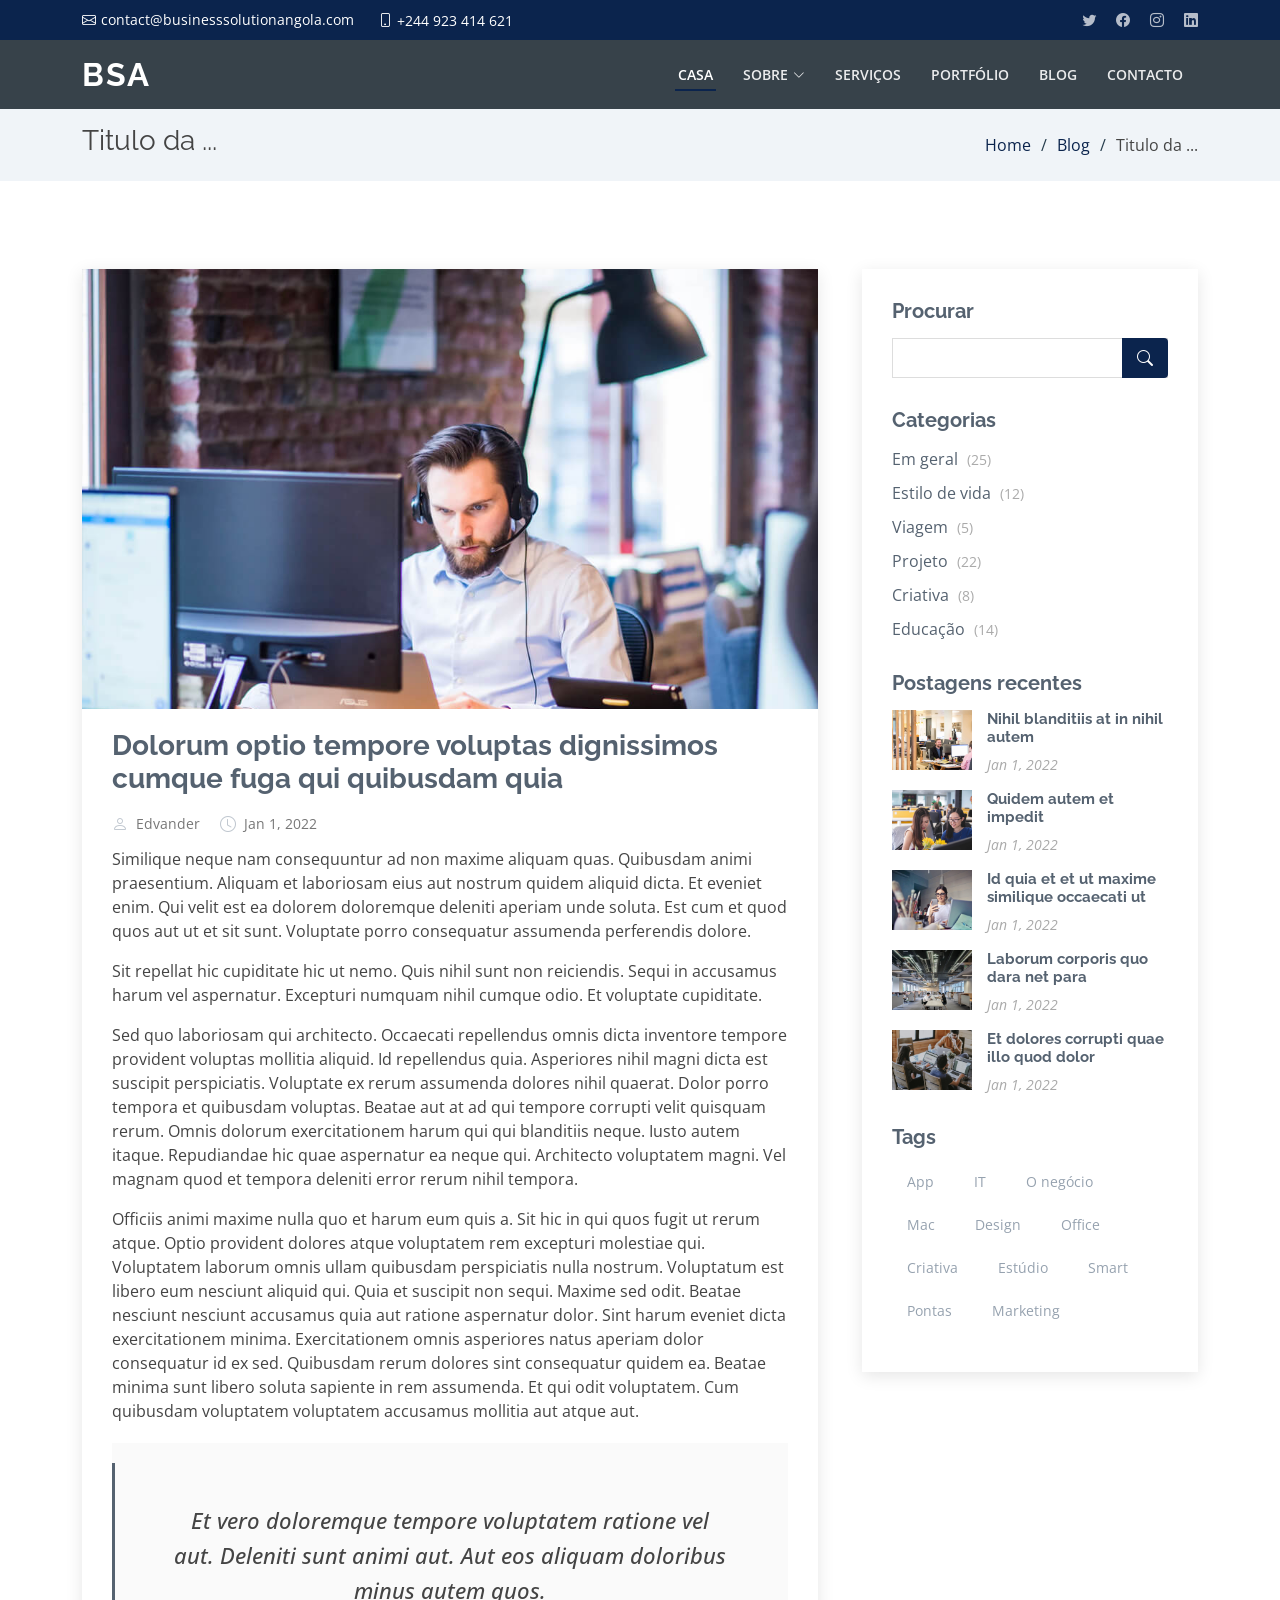
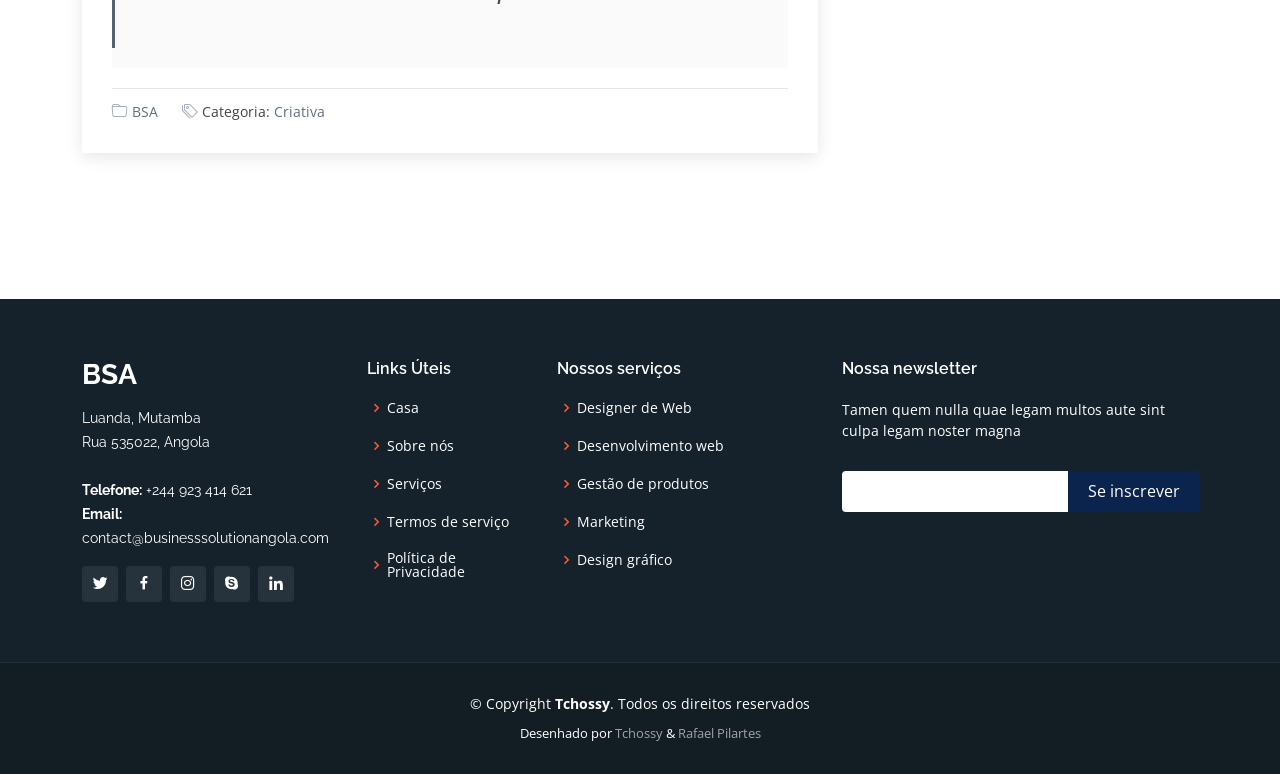
<file: details-blog.html>
<!DOCTYPE html>
<html lang="en">
  <head>
    <meta charset="utf-8" />
    <meta content="width=device-width, initial-scale=1.0" name="viewport" />

    <title>BSA - Business Solution Angola</title>
    <meta content="" name="description" />
    <meta content="" name="keywords" />

    <!-- Favicons -->
    <link href="src/img/favicon.png" rel="icon" />
    <link href="src/img/apple-touch-icon.png" rel="apple-touch-icon" />

    <!-- Google Fonts -->
    <link
      href="https://fonts.googleapis.com/css?family=Open+Sans:300,300i,400,400i,600,600i,700,700i|Raleway:300,300i,400,400i,500,500i,600,600i,700,700i|Poppins:300,300i,400,400i,500,500i,600,600i,700,700i"
      rel="stylesheet"
    />

    <!-- Vendor CSS Files -->
    <link href="src/vendor/aos/aos.css" rel="stylesheet" />
    <link href="src/vendor/bootstrap/css/bootstrap.min.css" rel="stylesheet" />
    <link
      href="src/vendor/bootstrap-icons/bootstrap-icons.css"
      rel="stylesheet"
    />
    <link href="src/vendor/boxicons/css/boxicons.min.css" rel="stylesheet" />
    <link href="src/vendor/glightbox/css/glightbox.min.css" rel="stylesheet" />
    <link href="src/vendor/remixicon/remixicon.css" rel="stylesheet" />
    <link href="src/vendor/swiper/swiper-bundle.min.css" rel="stylesheet" />

    <!-- Template Main CSS File -->
    <link href="src/css/details-blog.css" rel="stylesheet" />
  </head>

  <body>
    <!-- ======= Top Bar ======= -->
    <section id="topbar" class="fixed-top d-flex align-items-center">
      <div
        class="container d-flex justify-content-center justify-content-md-between"
      >
        <div class="contact-info d-flex align-items-center">
          <i class="bi bi-envelope d-flex align-items-center"
            ><a href="mailto:contact@businesssolutionangola.com"
              >contact@businesssolutionangola.com</a
            ></i
          >
          <i class="bi bi-phone d-flex align-items-center ms-4"
            ><span>+244 923 414 621</span></i
          >
        </div>
        <div class="social-links d-none d-md-flex align-items-center">
          <a href="#" class="twitter"><i class="bi bi-twitter"></i></a>
          <a href="#" class="facebook"><i class="bi bi-facebook"></i></a>
          <a href="#" class="instagram"><i class="bi bi-instagram"></i></a>
          <a href="#" class="linkedin"><i class="bi bi-linkedin"></i></a>
        </div>
      </div>
    </section>

    <!-- ======= Header ======= -->
    <header id="header" class="fixed-top header-inner">
      <div class="container d-flex align-items-center justify-content-between">
        <h1 class="logo"><a href="index.html">BSA</a></h1>
        <!-- Uncomment below if you prefer to use an image logo -->
        <!-- <a href="index.html" class="logo"><img src="src/img/logo.png" alt="" class="img-fluid"></a>-->

        <nav id="navbar" class="navbar">
          <ul>
            <li>
              <a class="nav-link scrollto active" href="index.html#hero"
                >casa</a
              >
            </li>
            <li class="dropdown">
              <a href="#"
                ><span>Sobre</span> <i class="bi bi-chevron-down"></i
              ></a>
              <ul>
                <li><a href="about.html">Sobre</a></li>
                <li><a href="team.html">Equipe</a></li>
                <li><a href="testimonials.html">Depoimentos</a></li>
              </ul>
            </li>
            <li>
              <a class="nav-link scrollto" href="services.html">Serviços</a>
            </li>
            <li>
              <a class="nav-link scrollto" href="portfolio.html">Portfólio</a>
            </li>
            <li><a class="nav-link scrollto" href="blog.html">Blog</a></li>
            <li>
              <a class="nav-link scrollto" href="index.html#contact"
                >Contacto</a
              >
            </li>
          </ul>
          <i class="bi bi-list mobile-nav-toggle"></i>
        </nav>
        <!-- .navbar -->
      </div>
    </header>
    <!-- End Header -->

    <main id="main">
      <!-- ======= Breadcrumbs ======= -->
      <section class="breadcrumbs">
        <div class="container">
          <div class="d-flex justify-content-between align-items-center">
            <h2>Titulo da ...</h2>
            <ol>
              <li><a href="index.html">Home</a></li>
              <li><a href="blog.html">Blog</a></li>
              <li>Titulo da ...</li>
            </ol>
          </div>
        </div>
      </section>
      <!-- End Breadcrumbs -->

      <br />
      <br />

      <!-- ======= Blog Single Section ======= -->
      <section id="blog" class="blog">
        <div class="container" data-aos="fade-up">
          <div class="row">
            <div class="col-lg-8 entries">
              <article class="entry entry-single">
                <div class="entry-img">
                  <img src="src/img/blog/blog-1.jpg" alt="" class="img-fluid" />
                </div>

                <h2 class="entry-title">
                  <a
                    >Dolorum optio tempore voluptas dignissimos cumque fuga qui
                    quibusdam quia</a
                  >
                </h2>

                <div class="entry-meta">
                  <ul>
                    <li class="d-flex align-items-center">
                      <i class="bi bi-person"></i>
                      <a href="">Edvander </a>
                    </li>
                    <li class="d-flex align-items-center">
                      <i class="bi bi-clock"></i>
                      <a href=""
                        ><time datetime="2020-01-01">Jan 1, 2022</time></a
                      >
                    </li>
                    <!-- <li class="d-flex align-items-center">
                      <i class="bi bi-chat-dots"></i>
                      <a href="">12 Comments</a>
                    </li> -->
                  </ul>
                </div>

                <div class="entry-content">
                  <p>
                    Similique neque nam consequuntur ad non maxime aliquam quas.
                    Quibusdam animi praesentium. Aliquam et laboriosam eius aut
                    nostrum quidem aliquid dicta. Et eveniet enim. Qui velit est
                    ea dolorem doloremque deleniti aperiam unde soluta. Est cum
                    et quod quos aut ut et sit sunt. Voluptate porro consequatur
                    assumenda perferendis dolore.
                  </p>

                  <p>
                    Sit repellat hic cupiditate hic ut nemo. Quis nihil sunt non
                    reiciendis. Sequi in accusamus harum vel aspernatur.
                    Excepturi numquam nihil cumque odio. Et voluptate
                    cupiditate.
                  </p>

                  <p>
                    Sed quo laboriosam qui architecto. Occaecati repellendus
                    omnis dicta inventore tempore provident voluptas mollitia
                    aliquid. Id repellendus quia. Asperiores nihil magni dicta
                    est suscipit perspiciatis. Voluptate ex rerum assumenda
                    dolores nihil quaerat. Dolor porro tempora et quibusdam
                    voluptas. Beatae aut at ad qui tempore corrupti velit
                    quisquam rerum. Omnis dolorum exercitationem harum qui qui
                    blanditiis neque. Iusto autem itaque. Repudiandae hic quae
                    aspernatur ea neque qui. Architecto voluptatem magni. Vel
                    magnam quod et tempora deleniti error rerum nihil tempora.
                  </p>

                  <p>
                    Officiis animi maxime nulla quo et harum eum quis a. Sit hic
                    in qui quos fugit ut rerum atque. Optio provident dolores
                    atque voluptatem rem excepturi molestiae qui. Voluptatem
                    laborum omnis ullam quibusdam perspiciatis nulla nostrum.
                    Voluptatum est libero eum nesciunt aliquid qui. Quia et
                    suscipit non sequi. Maxime sed odit. Beatae nesciunt
                    nesciunt accusamus quia aut ratione aspernatur dolor. Sint
                    harum eveniet dicta exercitationem minima. Exercitationem
                    omnis asperiores natus aperiam dolor consequatur id ex sed.
                    Quibusdam rerum dolores sint consequatur quidem ea. Beatae
                    minima sunt libero soluta sapiente in rem assumenda. Et qui
                    odit voluptatem. Cum quibusdam voluptatem voluptatem
                    accusamus mollitia aut atque aut.
                  </p>

                  <blockquote>
                    <p>
                      Et vero doloremque tempore voluptatem ratione vel aut.
                      Deleniti sunt animi aut. Aut eos aliquam doloribus minus
                      autem quos.
                    </p>
                  </blockquote>
                </div>

                <div class="entry-footer">
                  <i class="bi bi-folder"></i>
                  <ul class="cats">
                    <li><a href="#">BSA</a></li>
                  </ul>

                  <i class="bi bi-tags"></i>
                  <ul class="tags">
                    <li>Categoria: <a href="#">Criativa</a></li>
                  </ul>
                </div>
              </article>
              <!-- End blog entry -->

              <!-- <div class="blog-author d-flex align-items-center">
                <img
                  src="src/img/blog/blog-author.jpg"
                  class="rounded-circle float-left"
                  alt=""
                />
                <div>
                  <h4>Jane Smith</h4>
                  <div class="social-links">
                    <a href="https://twitters.com/#"
                      ><i class="bi bi-twitter"></i
                    ></a>
                    <a href="https://facebook.com/#"
                      ><i class="bi bi-facebook"></i
                    ></a>
                    <a href="https://instagram.com/#"
                      ><i class="biu bi-instagram"></i
                    ></a>
                  </div>
                  <p>
                    Itaque quidem optio quia voluptatibus dolorem dolor. Modi
                    eum sed possimus accusantium. Quas repellat voluptatem
                    officia numquam sint aspernatur voluptas. Esse et
                    accusantium ut unde voluptas.
                  </p>
                </div>
              </div> -->
              <!-- End blog author bio -->
              <!-- 
              <div class="blog-comments">
          
              </div> -->

              <!-- End blog comments -->
            </div>
            <!-- End blog entries list -->

            <div class="col-lg-4">
              <div class="sidebar">
                <h3 class="sidebar-title">Procurar</h3>
                <div class="sidebar-item search-form">
                  <form action="">
                    <input type="text" />
                    <button type="submit"><i class="bi bi-search"></i></button>
                  </form>
                </div>
                <!-- End sidebar search formn-->

                <h3 class="sidebar-title">Categorias</h3>
                <div class="sidebar-item categories">
                  <ul>
                    <li>
                      <a href="#">Em geral <span>(25)</span></a>
                    </li>
                    <li>
                      <a href="#">Estilo de vida <span>(12)</span></a>
                    </li>
                    <li>
                      <a href="#">Viagem <span>(5)</span></a>
                    </li>
                    <li>
                      <a href="#">Projeto <span>(22)</span></a>
                    </li>
                    <li>
                      <a href="#">Criativa <span>(8)</span></a>
                    </li>
                    <li>
                      <a href="#">Educação <span>(14)</span></a>
                    </li>
                  </ul>
                </div>
                <!-- End sidebar categories-->

                <h3 class="sidebar-title">Postagens recentes</h3>
                <div class="sidebar-item recent-posts">
                  <div class="post-item clearfix">
                    <img src="src/img/blog/blog-recent-1.jpg" alt="" />
                    <h4>
                      <a href="details-blog.html"
                        >Nihil blanditiis at in nihil autem</a
                      >
                    </h4>
                    <time datetime="2022-01-01">Jan 1, 2022</time>
                  </div>

                  <div class="post-item clearfix">
                    <img src="src/img/blog/blog-recent-2.jpg" alt="" />
                    <h4>
                      <a href="details-blog.html">Quidem autem et impedit</a>
                    </h4>
                    <time datetime="2022-01-01">Jan 1, 2022</time>
                  </div>

                  <div class="post-item clearfix">
                    <img src="src/img/blog/blog-recent-3.jpg" alt="" />
                    <h4>
                      <a href="details-blog.html"
                        >Id quia et et ut maxime similique occaecati ut</a
                      >
                    </h4>
                    <time datetime="2022-01-01">Jan 1, 2022</time>
                  </div>

                  <div class="post-item clearfix">
                    <img src="src/img/blog/blog-recent-4.jpg" alt="" />
                    <h4>
                      <a href="details-blog.html"
                        >Laborum corporis quo dara net para</a
                      >
                    </h4>
                    <time datetime="2022-01-01">Jan 1, 2022</time>
                  </div>

                  <div class="post-item clearfix">
                    <img src="src/img/blog/blog-recent-5.jpg" alt="" />
                    <h4>
                      <a href="details-blog.html"
                        >Et dolores corrupti quae illo quod dolor</a
                      >
                    </h4>
                    <time datetime="2022-01-01">Jan 1, 2022</time>
                  </div>
                </div>
                <!-- End sidebar recent posts-->

                <h3 class="sidebar-title">Tags</h3>
                <div class="sidebar-item tags">
                  <ul>
                    <li><a href="#">App</a></li>
                    <li><a href="#">IT</a></li>
                    <li><a href="#">O negócio</a></li>
                    <li><a href="#">Mac</a></li>
                    <li><a href="#">Design</a></li>
                    <li><a href="#">Office</a></li>
                    <li><a href="#">Criativa</a></li>
                    <li><a href="#">Estúdio</a></li>
                    <li><a href="#">Smart</a></li>
                    <li><a href="#">Pontas</a></li>
                    <li><a href="#">Marketing</a></li>
                  </ul>
                </div>
                <!-- End sidebar tags-->
              </div>
              <!-- End sidebar -->
            </div>
            <!-- End blog sidebar -->
          </div>
        </div>
      </section>
      <!-- End Blog Single Section -->

      <br />
      <br />

      <br />
      <br />
    </main>
    <!-- End #main -->

    <!-- ======= Footer ======= -->
    <footer id="footer">
      <div class="footer-top">
        <div class="container">
          <div class="row">
            <div class="col-lg-3 col-md-6">
              <div class="footer-info">
                <h3>BSA</h3>
                <p>
                  Luanda, Mutamba <br />
                  Rua 535022, Angola<br /><br />
                  <strong>Telefone:</strong> +244 923 414 621<br />
                  <strong>Email:</strong>
                  contact@businesssolutionangola.com<br />
                </p>
                <div class="social-links mt-3">
                  <a href="#" class="twitter"><i class="bx bxl-twitter"></i></a>
                  <a href="#" class="facebook"
                    ><i class="bx bxl-facebook"></i
                  ></a>
                  <a href="#" class="instagram"
                    ><i class="bx bxl-instagram"></i
                  ></a>
                  <a href="#" class="google-plus"
                    ><i class="bx bxl-skype"></i
                  ></a>
                  <a href="#" class="linkedin"
                    ><i class="bx bxl-linkedin"></i
                  ></a>
                </div>
              </div>
            </div>

            <div class="col-lg-2 col-md-6 footer-links">
              <h4>Links Úteis</h4>
              <ul>
                <li>
                  <i class="bx bx-chevron-right"></i> <a href="#">Casa</a>
                </li>
                <li>
                  <i class="bx bx-chevron-right"></i> <a href="#">Sobre nós</a>
                </li>
                <li>
                  <i class="bx bx-chevron-right"></i> <a href="#">Serviços</a>
                </li>
                <li>
                  <i class="bx bx-chevron-right"></i>
                  <a href="#">Termos de serviço</a>
                </li>
                <li>
                  <i class="bx bx-chevron-right"></i>
                  <a href="#">Política de Privacidade</a>
                </li>
              </ul>
            </div>

            <div class="col-lg-3 col-md-6 footer-links">
              <h4>Nossos serviços</h4>
              <ul>
                <li>
                  <i class="bx bx-chevron-right"></i>
                  <a href="#">Designer de Web</a>
                </li>
                <li>
                  <i class="bx bx-chevron-right"></i>
                  <a href="#">Desenvolvimento web</a>
                </li>
                <li>
                  <i class="bx bx-chevron-right"></i>
                  <a href="#">Gestão de produtos</a>
                </li>
                <li>
                  <i class="bx bx-chevron-right"></i> <a href="#">Marketing</a>
                </li>
                <li>
                  <i class="bx bx-chevron-right"></i>
                  <a href="#">Design gráfico</a>
                </li>
              </ul>
            </div>

            <div class="col-lg-4 col-md-6 footer-newsletter">
              <h4>Nossa newsletter</h4>
              <p>
                Tamen quem nulla quae legam multos aute sint culpa legam noster
                magna
              </p>
              <form action="" method="post">
                <input type="email" name="email" /><input
                  type="submit"
                  value="Se inscrever"
                />
              </form>
            </div>
          </div>
        </div>
      </div>

      <div class="container">
        <div class="copyright">
          &copy; Copyright <strong><span>Tchossy</span></strong
          >. Todos os direitos reservados
        </div>
        <div class="credits">
          Desenhado por <a href="https://www.tchossy.com">Tchossy</a> &
          <a href="https://www.rafaelpilartes.com">Rafael Pilartes</a>
        </div>
      </div>
    </footer>
    <!-- End Footer -->

    <div id="preloader"></div>
    <a
      href="#"
      class="back-to-top d-flex align-items-center justify-content-center"
      ><i class="bi bi-arrow-up-short"></i
    ></a>

    <!-- Vendor JS Files -->
    <script src="src/vendor/purecounter/purecounter_vanilla.js"></script>
    <script src="src/vendor/aos/aos.js"></script>
    <script src="src/vendor/bootstrap/js/bootstrap.bundle.min.js"></script>
    <script src="src/vendor/glightbox/js/glightbox.min.js"></script>
    <script src="src/vendor/isotope-layout/isotope.pkgd.min.js"></script>
    <script src="src/vendor/swiper/swiper-bundle.min.js"></script>
    <script src="src/vendor/php-email-form/validate.js"></script>

    <!-- Template Main JS File -->
    <script src="src/js/main.js"></script>
  </body>
</html>
</file>
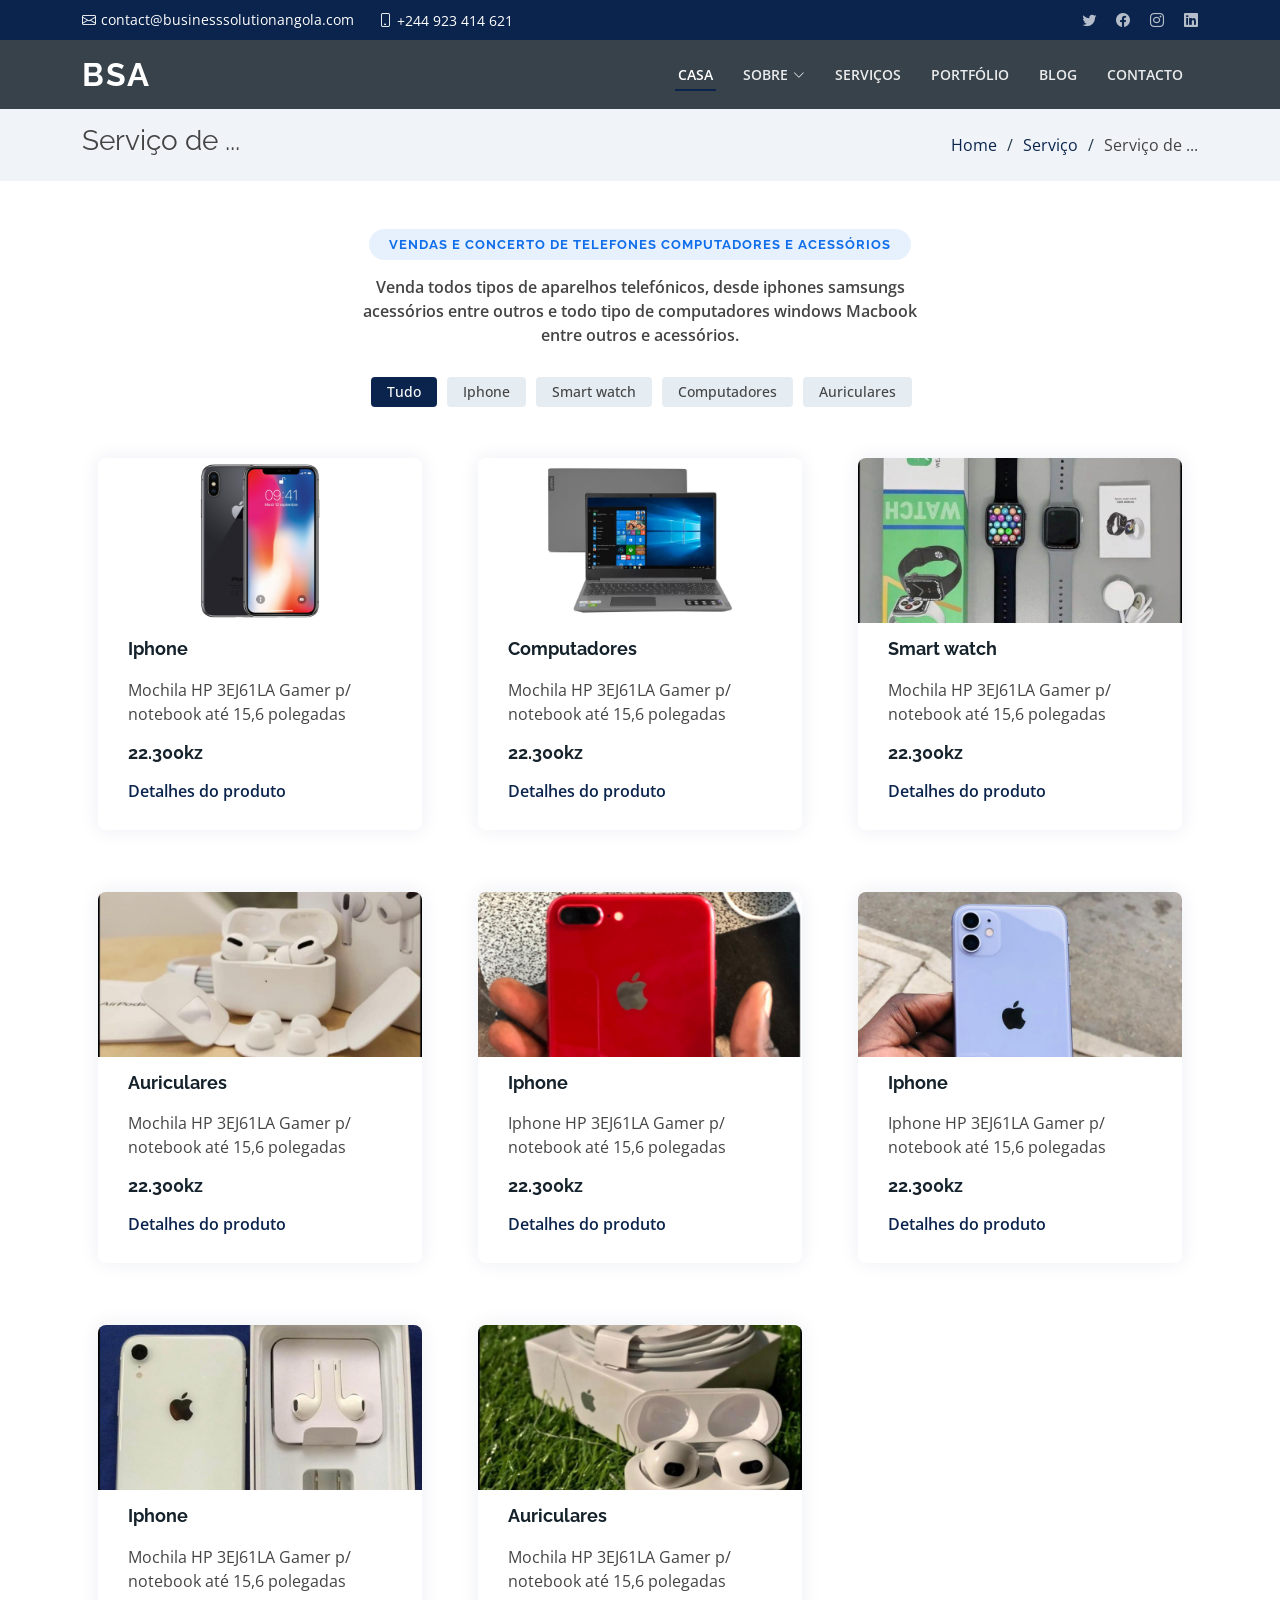
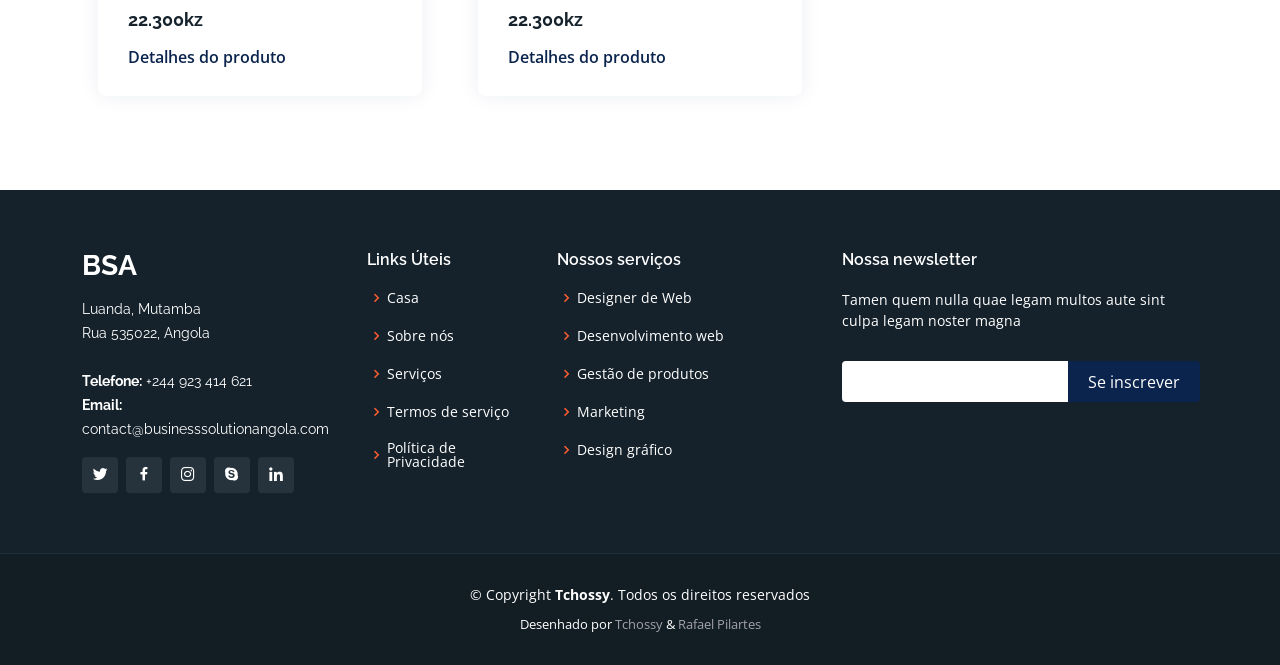
<file: details-service.html>
<!DOCTYPE html>
<html lang="en">
  <head>
    <meta charset="utf-8" />
    <meta content="width=device-width, initial-scale=1.0" name="viewport" />

    <title>BSA - Business Solution Angola</title>
    <meta content="" name="description" />
    <meta content="" name="keywords" />

    <!-- Favicons -->
    <link href="src/img/favicon.png" rel="icon" />
    <link href="src/img/apple-touch-icon.png" rel="apple-touch-icon" />

    <!-- Google Fonts -->
    <link
      href="https://fonts.googleapis.com/css?family=Open+Sans:300,300i,400,400i,600,600i,700,700i|Raleway:300,300i,400,400i,500,500i,600,600i,700,700i|Poppins:300,300i,400,400i,500,500i,600,600i,700,700i"
      rel="stylesheet"
    />

    <!-- Vendor CSS Files -->
    <link href="src/vendor/aos/aos.css" rel="stylesheet" />
    <link href="src/vendor/bootstrap/css/bootstrap.min.css" rel="stylesheet" />
    <link
      href="src/vendor/bootstrap-icons/bootstrap-icons.css"
      rel="stylesheet"
    />
    <link href="src/vendor/boxicons/css/boxicons.min.css" rel="stylesheet" />
    <link href="src/vendor/glightbox/css/glightbox.min.css" rel="stylesheet" />
    <link href="src/vendor/remixicon/remixicon.css" rel="stylesheet" />
    <link href="src/vendor/swiper/swiper-bundle.min.css" rel="stylesheet" />

    <!-- Template Main CSS File -->
    <link href="src/css/details-service.css" rel="stylesheet" />

  </head>

  <body>
    <!-- ======= Top Bar ======= -->
    <section id="topbar" class="fixed-top d-flex align-items-center">
      <div class="container d-flex justify-content-center justify-content-md-between">
        <div class="contact-info d-flex align-items-center">
          <i class="bi bi-envelope d-flex align-items-center"><a href="mailto:contact@businesssolutionangola.com">contact@businesssolutionangola.com</a></i>
          <i class="bi bi-phone d-flex align-items-center ms-4"><span>+244 923 414 621</span></i>
        </div>
        <div class="social-links d-none d-md-flex align-items-center">
          <a href="#" class="twitter"><i class="bi bi-twitter"></i></a>
          <a href="#" class="facebook"><i class="bi bi-facebook"></i></a>
          <a href="#" class="instagram"><i class="bi bi-instagram"></i></a>
          <a href="#" class="linkedin"><i class="bi bi-linkedin"></i></i></a>
        </div>
      </div>
    </section>

    <!-- ======= Header ======= -->
    <header id="header" class="fixed-top header-inner">
      <div class="container d-flex align-items-center justify-content-between">

        <h1 class="logo"><a href="index.html">BSA</a></h1>
        <!-- Uncomment below if you prefer to use an image logo -->
        <!-- <a href="index.html" class="logo"><img src="src/img/logo.png" alt="" class="img-fluid"></a>-->

        <nav id="navbar" class="navbar">
          <ul>
            <li><a class="nav-link scrollto active" href="index.html#hero">casa</a></li>
            <li class="dropdown"><a href="#"><span>Sobre</span> <i class="bi bi-chevron-down"></i></a>
              <ul>
                <li><a href="about.html">Sobre</a></li>
                <li><a href="team.html">Equipe</a></li>
                <li><a href="testimonials.html">Depoimentos</a></li>
              </ul>
            </li>
            <li><a class="nav-link scrollto" href="services.html">Serviços</a></li>
            <li><a class="nav-link scrollto " href="portfolio.html">Portfólio</a></li>
            <li><a class="nav-link scrollto " href="blog.html">Blog</a></li>
            <li><a class="nav-link scrollto" href="index.html#contact">Contacto</a></li>
          </ul>
          <i class="bi bi-list mobile-nav-toggle"></i>
        </nav><!-- .navbar -->

      </div>
    </header><!-- End Header -->

    <main id="main">
      <!-- ======= Breadcrumbs ======= -->
      <section class="breadcrumbs">
        <div class="container">
          <div class="d-flex justify-content-between align-items-center">
            <h2>Serviço de ...</h2>
            <ol>
              <li><a href="index.html">Home</a></li>
              <li><a href="index.html">Serviço</a></li>
              <li>Serviço de ...</li>
            </ol>
          </div>
        </div>
      </section>
      <!-- End Breadcrumbs -->

      <br>
      <br>
    
        <!-- ======= Portfolio Section ======= -->
        <section id="portfolio" class="portfolio">
          <div class="container" data-aos="fade-up">
  
            <div class="section-title">
              <h2>Vendas e concerto de Telefones computadores e acessórios</h2>
              <p>Venda todos tipos de aparelhos telefónicos, desde iphones samsungs acessórios entre outros e todo tipo de computadores windows Macbook entre outros e acessórios.</p>
            </div>
  
            <div class="row" data-aos="fade-up" data-aos-delay="100">
              <div class="col-lg-12 d-flex justify-content-center">
                <ul id="portfolio-flters">
                  <li data-filter="*" class="filter-active">Tudo</li>
                  <li data-filter=".filter-iphone">Iphone</li>
                  <li data-filter=".filter-smart-watch">Smart watch</li>
                  <li data-filter=".filter-computer">Computadores</li>
                  <li data-filter=".filter-earphones">Auriculares</li>
                </ul>
              </div>
            </div>
  
            <div class="row portfolio-container" data-aos="fade-up" data-aos-delay="200">

              <div class="col-lg-4 portfolio-item filter-iphone">
                <div class="post-box">
                  <div class="post-img"><img src="src/img/products/product-2.jpg" class="img-fluid" alt=""></div>
                  <h3 class="post-title">Iphone</h3>
                  <p>
                    Mochila HP 3EJ61LA Gamer p/ notebook até 15,6 polegadas
                  </p>
                  <h3 class="post-title">22.300kz</h3>
                  
                  <a href="details-blog.html" class="readmore stretched-link mt-auto"><span>Detalhes do produto</span><i class="bi bi-arrow-right"></i></a>
                </div>
              </div>

              <div class="col-lg-4 portfolio-item filter-computer">
                <div class="post-box">
                  <div class="post-img"><img src="src/img/products/product-3.jpg" class="img-fluid" alt=""></div>
                  <h3 class="post-title">Computadores</h3>
                  <p>
                    Mochila HP 3EJ61LA Gamer p/ notebook até 15,6 polegadas
                  </p>
                  <h3 class="post-title">22.300kz</h3>
                  
                  <a href="details-blog.html" class="readmore stretched-link mt-auto"><span>Detalhes do produto</span><i class="bi bi-arrow-right"></i></a>
                </div>
              </div>

              <div class="col-lg-4 portfolio-item filter-smart-watch">
                <div class="post-box">
                  <div class="post-img"><img src="src/img/products/product-4.jpg" class="img-fluid" alt=""></div>
                  <h3 class="post-title">Smart watch</h3>
                  <p>
                    Mochila HP 3EJ61LA Gamer p/ notebook até 15,6 polegadas
                  </p>
                  <h3 class="post-title">22.300kz</h3>
                  
                  <a href="details-blog.html" class="readmore stretched-link mt-auto"><span>Detalhes do produto</span><i class="bi bi-arrow-right"></i></a>
                </div>
              </div>
              
              <div class="col-lg-4 portfolio-item filter-earphones">
                <div class="post-box">
                  <div class="post-img"><img src="src/img/products/product-5.jpg" class="img-fluid" alt=""></div>
                  <h3 class="post-title">Auriculares</h3>
                  <p>
                    Mochila HP 3EJ61LA Gamer p/ notebook até 15,6 polegadas
                  </p>
                  <h3 class="post-title">22.300kz</h3>
                  
                  <a href="details-blog.html" class="readmore stretched-link mt-auto"><span>Detalhes do produto</span><i class="bi bi-arrow-right"></i></a>
                </div>
              </div>

              <div class="col-lg-4 portfolio-item filter-iphone">
                <div class="post-box">
                  <div class="post-img"><img src="src/img/products/product-6.jpg" class="img-fluid" alt=""></div>
                  <h3 class="post-title">Iphone</h3>
                  <p>
                    Iphone HP 3EJ61LA Gamer p/ notebook até 15,6 polegadas
                  </p>
                  <h3 class="post-title">22.300kz</h3>
                  
                  <a href="details-blog.html" class="readmore stretched-link mt-auto"><span>Detalhes do produto</span><i class="bi bi-arrow-right"></i></a>
                </div>
              </div>

              <div class="col-lg-4 portfolio-item filter-iphone">
                <div class="post-box">
                  <div class="post-img"><img src="src/img/products/product-7.jpg" class="img-fluid" alt=""></div>
                  <h3 class="post-title">Iphone</h3>
                  <p>
                    Iphone HP 3EJ61LA Gamer p/ notebook até 15,6 polegadas
                  </p>
                  <h3 class="post-title">22.300kz</h3>
                  
                  <a href="details-blog.html" class="readmore stretched-link mt-auto"><span>Detalhes do produto</span><i class="bi bi-arrow-right"></i></a>
                </div>
              </div>

              <div class="col-lg-4 portfolio-item filter-iphone">
                <div class="post-box">
                  <div class="post-img"><img src="src/img/products/product-8.jpg" class="img-fluid" alt=""></div>
                  <h3 class="post-title">Iphone</h3>
                  <p>
                    Mochila HP 3EJ61LA Gamer p/ notebook até 15,6 polegadas
                  </p>
                  <h3 class="post-title">22.300kz</h3>
                  
                  <a href="details-blog.html" class="readmore stretched-link mt-auto"><span>Detalhes do produto</span><i class="bi bi-arrow-right"></i></a>
                </div>
              </div>

              <div class="col-lg-4 portfolio-item filter-earphones">
                <div class="post-box">
                  <div class="post-img"><img src="src/img/products/product-9.jpg" class="img-fluid" alt=""></div>
                  <h3 class="post-title">Auriculares</h3>
                  <p>
                    Mochila HP 3EJ61LA Gamer p/ notebook até 15,6 polegadas
                  </p>
                  <h3 class="post-title">22.300kz</h3>
                  
                  <a href="details-blog.html" class="readmore stretched-link mt-auto"><span>Detalhes do produto</span><i class="bi bi-arrow-right"></i></a>
                </div>
              </div>
              
            </div>
  
          </div>
        </section>
        <!-- End Portfolio Section -->

      <br>
      <br>

    </main>
    <!-- End #main -->

  <!-- ======= Footer ======= -->
  <footer id="footer">
    <div class="footer-top">
      <div class="container">
        <div class="row">

          <div class="col-lg-3 col-md-6">
            <div class="footer-info">
              <h3>BSA</h3>
              <p>
                Luanda, Mutamba <br>
                Rua 535022, Angola<br><br>
                <strong>Telefone:</strong> +244 923 414 621<br>
                <strong>Email:</strong> contact@businesssolutionangola.com<br>
              </p>
              <div class="social-links mt-3">
                <a href="#" class="twitter"><i class="bx bxl-twitter"></i></a>
                <a href="#" class="facebook"><i class="bx bxl-facebook"></i></a>
                <a href="#" class="instagram"><i class="bx bxl-instagram"></i></a>
                <a href="#" class="google-plus"><i class="bx bxl-skype"></i></a>
                <a href="#" class="linkedin"><i class="bx bxl-linkedin"></i></a>
              </div>
            </div>
          </div>

          <div class="col-lg-2 col-md-6 footer-links">
            <h4>Links Úteis</h4>
            <ul>
              <li><i class="bx bx-chevron-right"></i> <a href="#">Casa</a></li>
              <li><i class="bx bx-chevron-right"></i> <a href="#">Sobre nós</a></li>
              <li><i class="bx bx-chevron-right"></i> <a href="#">Serviços</a></li>
              <li><i class="bx bx-chevron-right"></i> <a href="#">Termos de serviço</a></li>
              <li><i class="bx bx-chevron-right"></i> <a href="#">Política de Privacidade</a></li>
            </ul>
          </div>

          <div class="col-lg-3 col-md-6 footer-links">
            <h4>Nossos serviços</h4>
            <ul>
              <li><i class="bx bx-chevron-right"></i> <a href="#">Designer de Web</a></li>
              <li><i class="bx bx-chevron-right"></i> <a href="#">Desenvolvimento web</a></li>
              <li><i class="bx bx-chevron-right"></i> <a href="#">Gestão de produtos</a></li>
              <li><i class="bx bx-chevron-right"></i> <a href="#">Marketing</a></li>
              <li><i class="bx bx-chevron-right"></i> <a href="#">Design gráfico</a></li>
            </ul>
          </div>

          <div class="col-lg-4 col-md-6 footer-newsletter">
            <h4>Nossa newsletter</h4>
            <p>Tamen quem nulla quae legam multos aute sint culpa legam noster magna</p>
            <form action="" method="post">
              <input type="email" name="email"><input type="submit" value="Se inscrever">
            </form>

          </div>

        </div>
      </div>
    </div>

 <div class="container">
      <div class="copyright">
        &copy; Copyright <strong><span>Tchossy</span></strong>. Todos os direitos reservados
      </div>
      <div class="credits">

        Desenhado por <a href="https://www.tchossy.com">Tchossy</a> & <a href="https://www.rafaelpilartes.com">Rafael Pilartes</a>
      </div>
    </div>
  </footer>
  <!-- End Footer -->

    <div id="preloader"></div>
    <a
      href="#"
      class="back-to-top d-flex align-items-center justify-content-center"
      ><i class="bi bi-arrow-up-short"></i
    ></a>

    <!-- Vendor JS Files -->
    <script src="src/vendor/purecounter/purecounter_vanilla.js"></script>
    <script src="src/vendor/aos/aos.js"></script>
    <script src="src/vendor/bootstrap/js/bootstrap.bundle.min.js"></script>
    <script src="src/vendor/glightbox/js/glightbox.min.js"></script>
    <script src="src/vendor/isotope-layout/isotope.pkgd.min.js"></script>
    <script src="src/vendor/swiper/swiper-bundle.min.js"></script>
    <script src="src/vendor/php-email-form/validate.js"></script>

    <!-- Template Main JS File -->
    <script src="src/js/main.js"></script>
  </body>
</html>
</file>
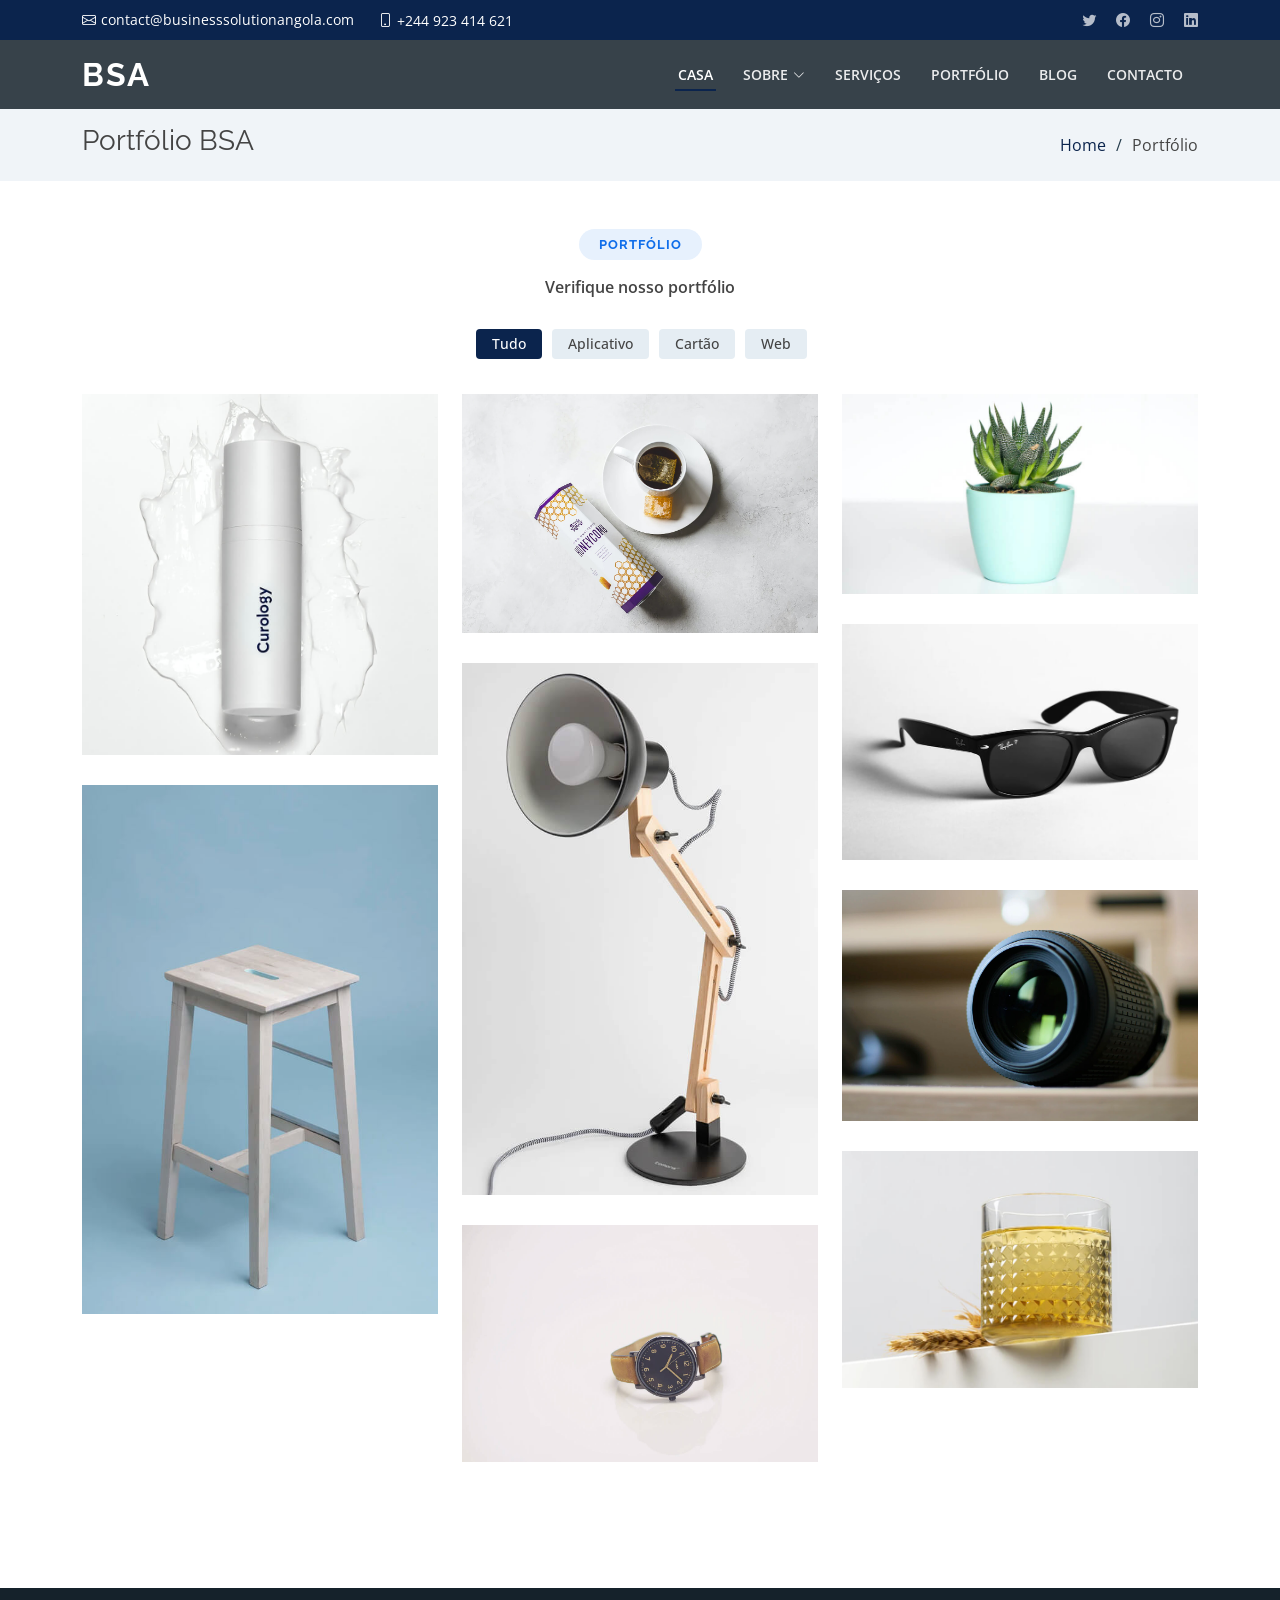
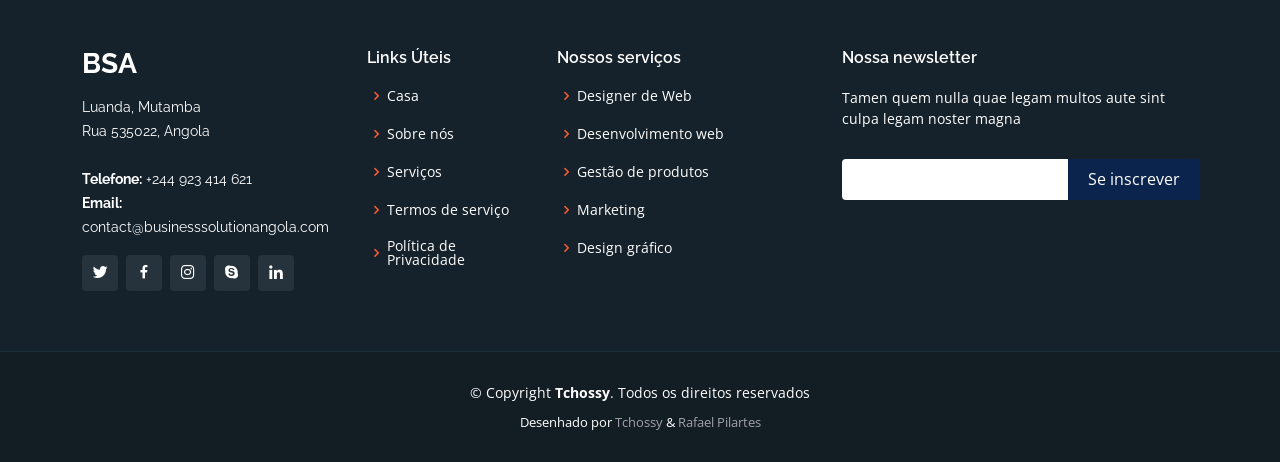
<file: portfolio.html>
<!DOCTYPE html>
<html lang="en">
  <head>
    <meta charset="utf-8" />
    <meta content="width=device-width, initial-scale=1.0" name="viewport" />

    <title>BSA - Business Solution Angola</title>
    <meta content="" name="description" />
    <meta content="" name="keywords" />

    <!-- Favicons -->
    <link href="src/img/favicon.png" rel="icon" />
    <link href="src/img/apple-touch-icon.png" rel="apple-touch-icon" />

    <!-- Google Fonts -->
    <link
      href="https://fonts.googleapis.com/css?family=Open+Sans:300,300i,400,400i,600,600i,700,700i|Raleway:300,300i,400,400i,500,500i,600,600i,700,700i|Poppins:300,300i,400,400i,500,500i,600,600i,700,700i"
      rel="stylesheet"
    />

    <!-- Vendor CSS Files -->
    <link href="src/vendor/aos/aos.css" rel="stylesheet" />
    <link href="src/vendor/bootstrap/css/bootstrap.min.css" rel="stylesheet" />
    <link
      href="src/vendor/bootstrap-icons/bootstrap-icons.css"
      rel="stylesheet"
    />
    <link href="src/vendor/boxicons/css/boxicons.min.css" rel="stylesheet" />
    <link href="src/vendor/glightbox/css/glightbox.min.css" rel="stylesheet" />
    <link href="src/vendor/remixicon/remixicon.css" rel="stylesheet" />
    <link href="src/vendor/swiper/swiper-bundle.min.css" rel="stylesheet" />

    <!-- Template Main CSS File -->
    <link href="src/css/portfolio.css" rel="stylesheet" />

  </head>

  <body>
    <!-- ======= Top Bar ======= -->
    <section id="topbar" class="fixed-top d-flex align-items-center">
      <div class="container d-flex justify-content-center justify-content-md-between">
        <div class="contact-info d-flex align-items-center">
          <i class="bi bi-envelope d-flex align-items-center"><a href="mailto:contact@businesssolutionangola.com">contact@businesssolutionangola.com</a></i>
          <i class="bi bi-phone d-flex align-items-center ms-4"><span>+244 923 414 621</span></i>
        </div>
        <div class="social-links d-none d-md-flex align-items-center">
          <a href="#" class="twitter"><i class="bi bi-twitter"></i></a>
          <a href="#" class="facebook"><i class="bi bi-facebook"></i></a>
          <a href="#" class="instagram"><i class="bi bi-instagram"></i></a>
          <a href="#" class="linkedin"><i class="bi bi-linkedin"></i></i></a>
        </div>
      </div>
    </section>
 
    <!-- ======= Header ======= -->
    <header id="header" class="fixed-top header-inner">
      <div class="container d-flex align-items-center justify-content-between">

        <h1 class="logo"><a href="index.html">BSA</a></h1>
        <!-- Uncomment below if you prefer to use an image logo -->
        <!-- <a href="index.html" class="logo"><img src="src/img/logo.png" alt="" class="img-fluid"></a>-->

        <nav id="navbar" class="navbar">
          <ul>
            <li><a class="nav-link scrollto active" href="index.html#hero">casa</a></li>
            <li class="dropdown"><a href="#"><span>Sobre</span> <i class="bi bi-chevron-down"></i></a>
              <ul>
                <li><a href="about.html">Sobre</a></li>
                <li><a href="team.html">Equipe</a></li>
                <li><a href="testimonials.html">Depoimentos</a></li>
              </ul>
            </li>
            <li><a class="nav-link scrollto" href="services.html">Serviços</a></li>
            <li><a class="nav-link scrollto " href="portfolio.html">Portfólio</a></li>
            <li><a class="nav-link scrollto " href="blog.html">Blog</a></li>
            <li><a class="nav-link scrollto" href="index.html#contact">Contacto</a></li>
          </ul>
          <i class="bi bi-list mobile-nav-toggle"></i>
        </nav><!-- .navbar -->

      </div>
    </header><!-- End Header -->

    <main id="main">
      <!-- ======= Breadcrumbs ======= -->
      <section class="breadcrumbs">
        <div class="container">
          <div class="d-flex justify-content-between align-items-center">
            <h2>Portfólio BSA</h2>
            <ol>
              <li><a href="index.html">Home</a></li>
              <li>Portfólio</li>
            </ol>
          </div>
        </div>
      </section>
      <!-- End Breadcrumbs -->

      <br>
      <br>

      <!-- ======= Portfolio Section ======= -->
      <section id="portfolio" class="portfolio">
        <div class="container" data-aos="fade-up">

          <div class="section-title">
            <h2>Portfólio</h2>
            <p>Verifique nosso portfólio</p>
          </div>

          <div class="row" data-aos="fade-up" data-aos-delay="100">
            <div class="col-lg-12 d-flex justify-content-center">
              <ul id="portfolio-flters">
                <li data-filter="*" class="filter-active">Tudo</li>
                <li data-filter=".filter-app">Aplicativo</li>
                <li data-filter=".filter-card">Cartão</li>
                <li data-filter=".filter-web">Web</li>
              </ul>
            </div>
          </div>

          <div class="row portfolio-container" data-aos="fade-up" data-aos-delay="200">

            <div class="col-lg-4 col-md-6 portfolio-item filter-app">
              <img src="src/img/portfolio/portfolio-1.jpg" class="img-fluid" alt="">
              <div class="portfolio-info">
                <h4>App 1</h4>
                <p>App</p>
                <a href="src/img/portfolio/portfolio-1.jpg" data-gallery="portfolioGallery" class="portfolio-lightbox preview-link" title="App 1"><i class="bx bx-plus"></i></a>
                <a href="portfolio-details.html" class="details-link" title="More Details"><i class="bx bx-link"></i></a>
              </div>
            </div>

            <div class="col-lg-4 col-md-6 portfolio-item filter-web">
              <img src="src/img/portfolio/portfolio-2.jpg" class="img-fluid" alt="">
              <div class="portfolio-info">
                <h4>Web 3</h4>
                <p>Web</p>
                <a href="src/img/portfolio/portfolio-2.jpg" data-gallery="portfolioGallery" class="portfolio-lightbox preview-link" title="Web 3"><i class="bx bx-plus"></i></a>
                <a href="portfolio-details.html" class="details-link" title="More Details"><i class="bx bx-link"></i></a>
              </div>
            </div>

            <div class="col-lg-4 col-md-6 portfolio-item filter-app">
              <img src="src/img/portfolio/portfolio-3.jpg" class="img-fluid" alt="">
              <div class="portfolio-info">
                <h4>App 2</h4>
                <p>App</p>
                <a href="src/img/portfolio/portfolio-3.jpg" data-gallery="portfolioGallery" class="portfolio-lightbox preview-link" title="App 2"><i class="bx bx-plus"></i></a>
                <a href="portfolio-details.html" class="details-link" title="More Details"><i class="bx bx-link"></i></a>
              </div>
            </div>

            <div class="col-lg-4 col-md-6 portfolio-item filter-card">
              <img src="src/img/portfolio/portfolio-4.jpg" class="img-fluid" alt="">
              <div class="portfolio-info">
                <h4>Card 2</h4>
                <p>Card</p>
                <a href="src/img/portfolio/portfolio-4.jpg" data-gallery="portfolioGallery" class="portfolio-lightbox preview-link" title="Card 2"><i class="bx bx-plus"></i></a>
                <a href="portfolio-details.html" class="details-link" title="More Details"><i class="bx bx-link"></i></a>
              </div>
            </div>

            <div class="col-lg-4 col-md-6 portfolio-item filter-web">
              <img src="src/img/portfolio/portfolio-5.jpg" class="img-fluid" alt="">
              <div class="portfolio-info">
                <h4>Web 2</h4>
                <p>Web</p>
                <a href="src/img/portfolio/portfolio-5.jpg" data-gallery="portfolioGallery" class="portfolio-lightbox preview-link" title="Web 2"><i class="bx bx-plus"></i></a>
                <a href="portfolio-details.html" class="details-link" title="More Details"><i class="bx bx-link"></i></a>
              </div>
            </div>

            <div class="col-lg-4 col-md-6 portfolio-item filter-app">
              <img src="src/img/portfolio/portfolio-6.jpg" class="img-fluid" alt="">
              <div class="portfolio-info">
                <h4>App 3</h4>
                <p>App</p>
                <a href="src/img/portfolio/portfolio-6.jpg" data-gallery="portfolioGallery" class="portfolio-lightbox preview-link" title="App 3"><i class="bx bx-plus"></i></a>
                <a href="portfolio-details.html" class="details-link" title="More Details"><i class="bx bx-link"></i></a>
              </div>
            </div>

            <div class="col-lg-4 col-md-6 portfolio-item filter-card">
              <img src="src/img/portfolio/portfolio-7.jpg" class="img-fluid" alt="">
              <div class="portfolio-info">
                <h4>Card 1</h4>
                <p>Card</p>
                <a href="src/img/portfolio/portfolio-7.jpg" data-gallery="portfolioGallery" class="portfolio-lightbox preview-link" title="Card 1"><i class="bx bx-plus"></i></a>
                <a href="portfolio-details.html" class="details-link" title="More Details"><i class="bx bx-link"></i></a>
              </div>
            </div>

            <div class="col-lg-4 col-md-6 portfolio-item filter-card">
              <img src="src/img/portfolio/portfolio-8.jpg" class="img-fluid" alt="">
              <div class="portfolio-info">
                <h4>Card 3</h4>
                <p>Card</p>
                <a href="src/img/portfolio/portfolio-8.jpg" data-gallery="portfolioGallery" class="portfolio-lightbox preview-link" title="Card 3"><i class="bx bx-plus"></i></a>
                <a href="portfolio-details.html" class="details-link" title="More Details"><i class="bx bx-link"></i></a>
              </div>
            </div>

            <div class="col-lg-4 col-md-6 portfolio-item filter-web">
              <img src="src/img/portfolio/portfolio-9.jpg" class="img-fluid" alt="">
              <div class="portfolio-info">
                <h4>Web 3</h4>
                <p>Web</p>
                <a href="src/img/portfolio/portfolio-9.jpg" data-gallery="portfolioGallery" class="portfolio-lightbox preview-link" title="Web 3"><i class="bx bx-plus"></i></a>
                <a href="portfolio-details.html" class="details-link" title="More Details"><i class="bx bx-link"></i></a>
              </div>
            </div>

          </div>

        </div>
      </section>
      <!-- End Portfolio Section -->

      <br>
      <br>
    
      <br>
      <br>

    </main>
    <!-- End #main -->

  <!-- ======= Footer ======= -->
  <footer id="footer">
    <div class="footer-top">
      <div class="container">
        <div class="row">

          <div class="col-lg-3 col-md-6">
            <div class="footer-info">
              <h3>BSA</h3>
              <p>
                Luanda, Mutamba <br>
                Rua 535022, Angola<br><br>
                <strong>Telefone:</strong> +244 923 414 621<br>
                <strong>Email:</strong> contact@businesssolutionangola.com<br>
              </p>
              <div class="social-links mt-3">
                <a href="#" class="twitter"><i class="bx bxl-twitter"></i></a>
                <a href="#" class="facebook"><i class="bx bxl-facebook"></i></a>
                <a href="#" class="instagram"><i class="bx bxl-instagram"></i></a>
                <a href="#" class="google-plus"><i class="bx bxl-skype"></i></a>
                <a href="#" class="linkedin"><i class="bx bxl-linkedin"></i></a>
              </div>
            </div>
          </div>

          <div class="col-lg-2 col-md-6 footer-links">
            <h4>Links Úteis</h4>
            <ul>
              <li><i class="bx bx-chevron-right"></i> <a href="#">Casa</a></li>
              <li><i class="bx bx-chevron-right"></i> <a href="#">Sobre nós</a></li>
              <li><i class="bx bx-chevron-right"></i> <a href="#">Serviços</a></li>
              <li><i class="bx bx-chevron-right"></i> <a href="#">Termos de serviço</a></li>
              <li><i class="bx bx-chevron-right"></i> <a href="#">Política de Privacidade</a></li>
            </ul>
          </div>

          <div class="col-lg-3 col-md-6 footer-links">
            <h4>Nossos serviços</h4>
            <ul>
              <li><i class="bx bx-chevron-right"></i> <a href="#">Designer de Web</a></li>
              <li><i class="bx bx-chevron-right"></i> <a href="#">Desenvolvimento web</a></li>
              <li><i class="bx bx-chevron-right"></i> <a href="#">Gestão de produtos</a></li>
              <li><i class="bx bx-chevron-right"></i> <a href="#">Marketing</a></li>
              <li><i class="bx bx-chevron-right"></i> <a href="#">Design gráfico</a></li>
            </ul>
          </div>

          <div class="col-lg-4 col-md-6 footer-newsletter">
            <h4>Nossa newsletter</h4>
            <p>Tamen quem nulla quae legam multos aute sint culpa legam noster magna</p>
            <form action="" method="post">
              <input type="email" name="email"><input type="submit" value="Se inscrever">
            </form>

          </div>

        </div>
      </div>
    </div>

 <div class="container">
      <div class="copyright">
        &copy; Copyright <strong><span>Tchossy</span></strong>. Todos os direitos reservados
      </div>
      <div class="credits">

        Desenhado por <a href="https://www.tchossy.com">Tchossy</a> & <a href="https://www.rafaelpilartes.com">Rafael Pilartes</a>
      </div>
    </div>
  </footer>
  <!-- End Footer -->

    <div id="preloader"></div>
    <a
      href="#"
      class="back-to-top d-flex align-items-center justify-content-center"
      ><i class="bi bi-arrow-up-short"></i
    ></a>

    <!-- Vendor JS Files -->
    <script src="src/vendor/purecounter/purecounter_vanilla.js"></script>
    <script src="src/vendor/aos/aos.js"></script>
    <script src="src/vendor/bootstrap/js/bootstrap.bundle.min.js"></script>
    <script src="src/vendor/glightbox/js/glightbox.min.js"></script>
    <script src="src/vendor/isotope-layout/isotope.pkgd.min.js"></script>
    <script src="src/vendor/swiper/swiper-bundle.min.js"></script>
    <script src="src/vendor/php-email-form/validate.js"></script>

    <!-- Template Main JS File -->
    <script src="src/js/main.js"></script>
  </body>
</html>
</file>
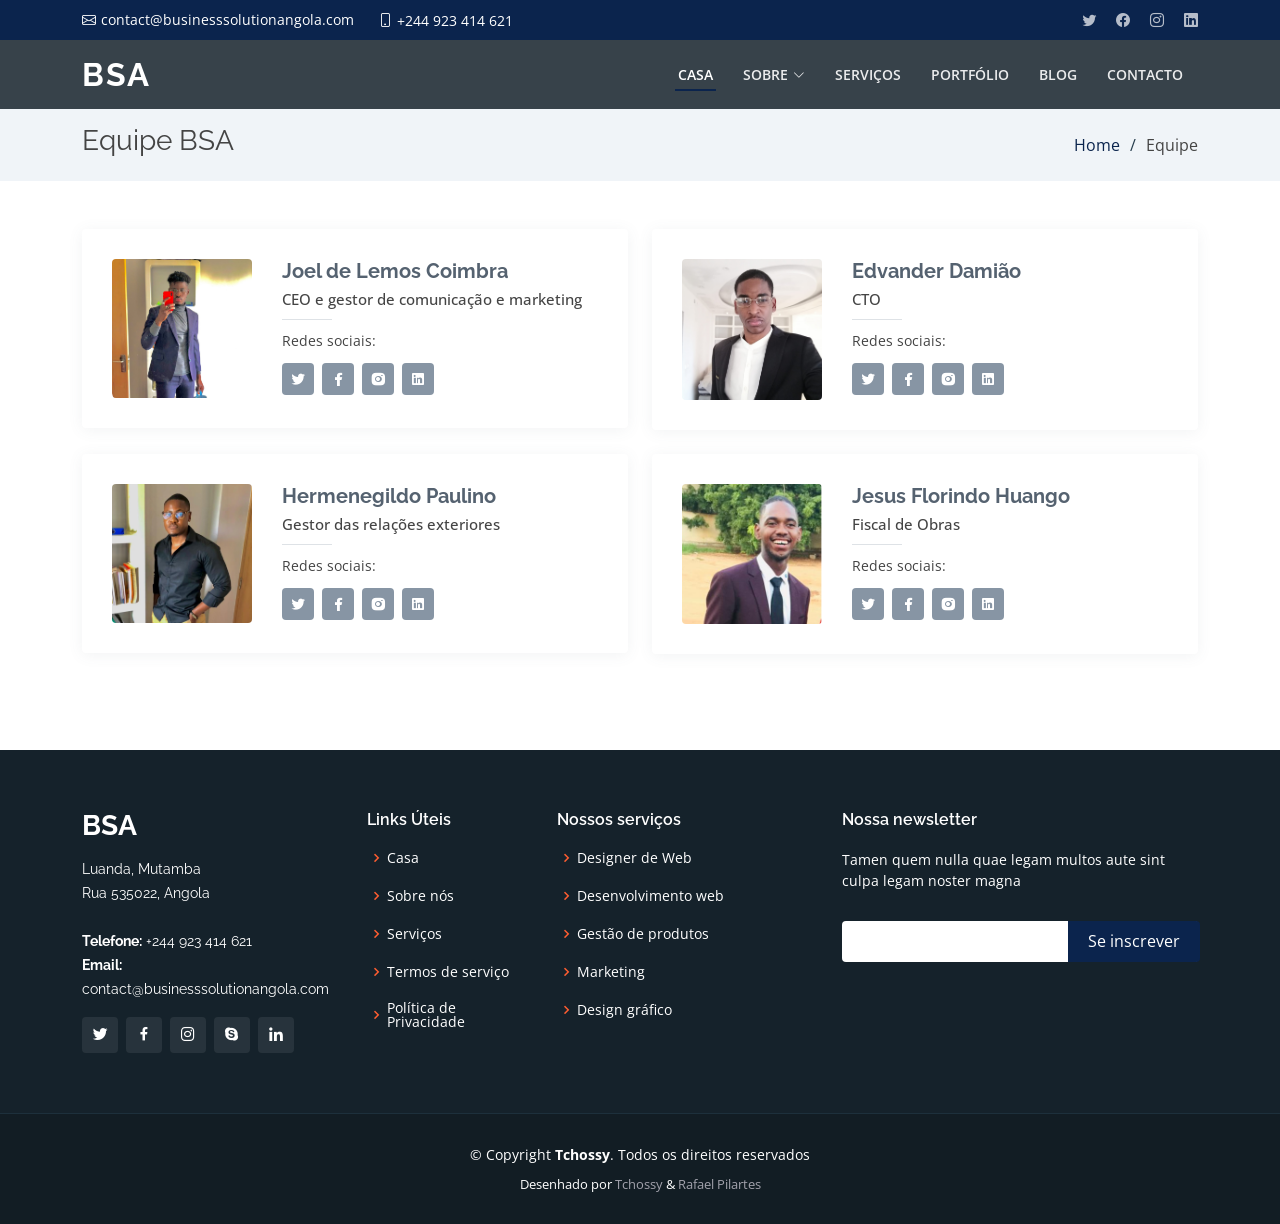
<file: team.html>
<!DOCTYPE html>
<html lang="en">
  <head>
    <meta charset="utf-8" />
    <meta content="width=device-width, initial-scale=1.0" name="viewport" />

    <title>BSA - Business Solution Angola</title>
    <meta content="" name="description" />
    <meta content="" name="keywords" />

    <!-- Favicons -->
    <link href="src/img/favicon.png" rel="icon" />
    <link href="src/img/apple-touch-icon.png" rel="apple-touch-icon" />

    <!-- Google Fonts -->
    <link
      href="https://fonts.googleapis.com/css?family=Open+Sans:300,300i,400,400i,600,600i,700,700i|Raleway:300,300i,400,400i,500,500i,600,600i,700,700i|Poppins:300,300i,400,400i,500,500i,600,600i,700,700i"
      rel="stylesheet"
    />

    <!-- Vendor CSS Files -->
    <link href="src/vendor/aos/aos.css" rel="stylesheet" />
    <link href="src/vendor/bootstrap/css/bootstrap.min.css" rel="stylesheet" />
    <link
      href="src/vendor/bootstrap-icons/bootstrap-icons.css"
      rel="stylesheet"
    />
    <link href="src/vendor/boxicons/css/boxicons.min.css" rel="stylesheet" />
    <link href="src/vendor/glightbox/css/glightbox.min.css" rel="stylesheet" />
    <link href="src/vendor/remixicon/remixicon.css" rel="stylesheet" />
    <link href="src/vendor/swiper/swiper-bundle.min.css" rel="stylesheet" />

    <!-- Template Main CSS File -->
    <link href="src/css/team.css" rel="stylesheet" />

  </head>

  <body>
    <!-- ======= Top Bar ======= -->
    <section id="topbar" class="fixed-top d-flex align-items-center">
      <div class="container d-flex justify-content-center justify-content-md-between">
        <div class="contact-info d-flex align-items-center">
          <i class="bi bi-envelope d-flex align-items-center"><a href="mailto:contact@businesssolutionangola.com">contact@businesssolutionangola.com</a></i>
          <i class="bi bi-phone d-flex align-items-center ms-4"><span>+244 923 414 621</span></i>
        </div>
        <div class="social-links d-none d-md-flex align-items-center">
          <a href="#" class="twitter"><i class="bi bi-twitter"></i></a>
          <a href="#" class="facebook"><i class="bi bi-facebook"></i></a>
          <a href="#" class="instagram"><i class="bi bi-instagram"></i></a>
          <a href="#" class="linkedin"><i class="bi bi-linkedin"></i></i></a>
        </div>
      </div>
    </section>

    <!-- ======= Header ======= -->
    <header id="header" class="fixed-top header-inner">
      <div class="container d-flex align-items-center justify-content-between">

        <h1 class="logo"><a href="index.html">BSA</a></h1>
        <!-- Uncomment below if you prefer to use an image logo -->
        <!-- <a href="index.html" class="logo"><img src="src/img/logo.png" alt="" class="img-fluid"></a>-->

        <nav id="navbar" class="navbar">
          <ul>
            <li><a class="nav-link scrollto active" href="index.html#hero">casa</a></li>
            <li class="dropdown"><a href="#"><span>Sobre</span> <i class="bi bi-chevron-down"></i></a>
              <ul>
                <li><a href="about.html">Sobre</a></li>
                <li><a href="team.html">Equipe</a></li>
                <li><a href="testimonials.html">Depoimentos</a></li>
              </ul>
            </li>
            <li><a class="nav-link scrollto" href="services.html">Serviços</a></li>
            <li><a class="nav-link scrollto " href="portfolio.html">Portfólio</a></li>
            <li><a class="nav-link scrollto " href="blog.html">Blog</a></li>
            <li><a class="nav-link scrollto" href="index.html#contact">Contacto</a></li>
          </ul>
          <i class="bi bi-list mobile-nav-toggle"></i>
        </nav><!-- .navbar -->

      </div>
    </header><!-- End Header -->

    <main id="main">
      <!-- ======= Breadcrumbs ======= -->
      <section class="breadcrumbs">
        <div class="container">
          <div class="d-flex justify-content-between align-items-center">
            <h2>Equipe BSA</h2>
            <ol>
              <li><a href="index.html">Home</a></li>
              <li>Equipe</li>
            </ol>
          </div>
        </div>
      </section>
      <!-- End Breadcrumbs -->

      <br>
      <br>
      <!-- ======= Team Section ======= -->
      <section id="team" class="team">
        <div class="container">
          <div class="row">
            <div class="col-lg-6">
              <div class="member d-flex align-items-start">
                <div class="pic">
                  <img
                    src="src/img/team/team-1.jpg"
                    class="img-fluid"
                    alt=""
                  />
                </div>
                <div class="member-info">
                  <h4>Joel de Lemos Coimbra</h4>
                  <span>CEO e gestor de comunicação e marketing</span>
                  <p>Redes sociais: </p>
                  <div class="social">
                    <a href=""><i class="ri-twitter-fill"></i></a>
                    <a href=""><i class="ri-facebook-fill"></i></a>
                    <a href=""><i class="ri-instagram-fill"></i></a>
                    <a href=""> <i class="ri-linkedin-box-fill"></i> </a>
                  </div>
                </div>
              </div>
            </div>

            <div class="col-lg-6 mt-4 mt-lg-0">
              <div class="member d-flex align-items-start">
                <div class="pic">
                  <img
                    src="src/img/team/team-2.jpg"
                    class="img-fluid"
                    alt=""
                  />
                </div>
                <div class="member-info">
                  <h4>Edvander Damião</h4>
                  <span>CTO</span>
                  <p>Redes sociais: </p>
                  <div class="social">
                    <a href=""><i class="ri-twitter-fill"></i></a>
                    <a href=""><i class="ri-facebook-fill"></i></a>
                    <a href=""><i class="ri-instagram-fill"></i></a>
                    <a href=""> <i class="ri-linkedin-box-fill"></i> </a>
                  </div>
                </div>
              </div>
            </div>

            <div class="col-lg-6 mt-4">
              <div class="member d-flex align-items-start">
                <div class="pic">
                  <img
                    src="src/img/team/team-3.jpg"
                    class="img-fluid"
                    alt=""
                  />
                </div>
                <div class="member-info">
                  <h4>Hermenegildo Paulino</h4>
                  <span>Gestor das relações exteriores</span>
                  <p>Redes sociais: </p>
                  <div class="social">
                    <a href=""><i class="ri-twitter-fill"></i></a>
                    <a href=""><i class="ri-facebook-fill"></i></a>
                    <a href=""><i class="ri-instagram-fill"></i></a>
                    <a href=""> <i class="ri-linkedin-box-fill"></i> </a>
                  </div>
                </div>
              </div>
            </div>

            <div class="col-lg-6 mt-4">
              <div class="member d-flex align-items-start">
                <div class="pic">
                  <img
                    src="src/img/team/team-4.jpg"
                    class="img-fluid"
                    alt=""
                  />
                </div>
                <div class="member-info">
                  <h4>Jesus Florindo Huango</h4>
                  <span>Fiscal de Obras</span>
                  <p>Redes sociais: </p>
                  <div class="social">
                    <a href=""><i class="ri-twitter-fill"></i></a>
                    <a href=""><i class="ri-facebook-fill"></i></a>
                    <a href=""><i class="ri-instagram-fill"></i></a>
                    <a href=""> <i class="ri-linkedin-box-fill"></i> </a>
                  </div>
                </div>
              </div>
            </div>
          </div>
        </div>
      </section>
      <!-- End Team Section -->

      <br>
      <br>
    
      <br>
      <br>

    </main>
    <!-- End #main -->

  <!-- ======= Footer ======= -->
  <footer id="footer">
    <div class="footer-top">
      <div class="container">
        <div class="row">

          <div class="col-lg-3 col-md-6">
            <div class="footer-info">
              <h3>BSA</h3>
              <p>
                Luanda, Mutamba <br>
                Rua 535022, Angola<br><br>
                <strong>Telefone:</strong> +244 923 414 621<br>
                <strong>Email:</strong> contact@businesssolutionangola.com<br>
              </p>
              <div class="social-links mt-3">
                <a href="#" class="twitter"><i class="bx bxl-twitter"></i></a>
                <a href="#" class="facebook"><i class="bx bxl-facebook"></i></a>
                <a href="#" class="instagram"><i class="bx bxl-instagram"></i></a>
                <a href="#" class="google-plus"><i class="bx bxl-skype"></i></a>
                <a href="#" class="linkedin"><i class="bx bxl-linkedin"></i></a>
              </div>
            </div>
          </div>

          <div class="col-lg-2 col-md-6 footer-links">
            <h4>Links Úteis</h4>
            <ul>
              <li><i class="bx bx-chevron-right"></i> <a href="#">Casa</a></li>
              <li><i class="bx bx-chevron-right"></i> <a href="#">Sobre nós</a></li>
              <li><i class="bx bx-chevron-right"></i> <a href="#">Serviços</a></li>
              <li><i class="bx bx-chevron-right"></i> <a href="#">Termos de serviço</a></li>
              <li><i class="bx bx-chevron-right"></i> <a href="#">Política de Privacidade</a></li>
            </ul>
          </div>

          <div class="col-lg-3 col-md-6 footer-links">
            <h4>Nossos serviços</h4>
            <ul>
              <li><i class="bx bx-chevron-right"></i> <a href="#">Designer de Web</a></li>
              <li><i class="bx bx-chevron-right"></i> <a href="#">Desenvolvimento web</a></li>
              <li><i class="bx bx-chevron-right"></i> <a href="#">Gestão de produtos</a></li>
              <li><i class="bx bx-chevron-right"></i> <a href="#">Marketing</a></li>
              <li><i class="bx bx-chevron-right"></i> <a href="#">Design gráfico</a></li>
            </ul>
          </div>

          <div class="col-lg-4 col-md-6 footer-newsletter">
            <h4>Nossa newsletter</h4>
            <p>Tamen quem nulla quae legam multos aute sint culpa legam noster magna</p>
            <form action="" method="post">
              <input type="email" name="email"><input type="submit" value="Se inscrever">
            </form>

          </div>

        </div>
      </div>
    </div>

 <div class="container">
      <div class="copyright">
        &copy; Copyright <strong><span>Tchossy</span></strong>. Todos os direitos reservados
      </div>
      <div class="credits">

        Desenhado por <a href="https://www.tchossy.com">Tchossy</a> & <a href="https://www.rafaelpilartes.com">Rafael Pilartes</a>
      </div>
    </div>
  </footer>
  <!-- End Footer -->

    <div id="preloader"></div>
    <a
      href="#"
      class="back-to-top d-flex align-items-center justify-content-center"
      ><i class="bi bi-arrow-up-short"></i
    ></a>

    <!-- Vendor JS Files -->
    <script src="src/vendor/purecounter/purecounter_vanilla.js"></script>
    <script src="src/vendor/aos/aos.js"></script>
    <script src="src/vendor/bootstrap/js/bootstrap.bundle.min.js"></script>
    <script src="src/vendor/glightbox/js/glightbox.min.js"></script>
    <script src="src/vendor/isotope-layout/isotope.pkgd.min.js"></script>
    <script src="src/vendor/swiper/swiper-bundle.min.js"></script>
    <script src="src/vendor/php-email-form/validate.js"></script>

    <!-- Template Main JS File -->
    <script src="src/js/main.js"></script>
  </body>
</html>
</file>
<file: src/css/about.css>
/*--------------------------------------------------------------
# General
--------------------------------------------------------------*/

:root {
  --main-color: #0b244d;
  --secund-color: #a2a2ac;

  --black: #000000;
  --white: #ffffff;

  --blue-light: #106eea;
  --blue-dark: #083774;

  --gray-light: #dddddd;
  --gray-dark: #5a5a5a;

  --bg: #010103;
  --bg-section: #696868;

  --title-bg-color: #484848;
  --title-no-bg-color: #fbfbfb;

  --border: 0.1rem solid #ffffff4d;
}

html::-webkit-scrollbar {
  width: 0.8rem;
}

html::-webkit-scrollbar-track {
  background: #eee;
}

html::-webkit-scrollbar-thumb {
  background: var(--main-color);
  border-radius: 5rem;
}

body {
  font-family: 'Open Sans', sans-serif;
  color: #444444;
}

a {
  color: var(--main-color);
  text-decoration: none;
}

a:hover {
  color: #ff724a;
  text-decoration: none;
}

h1,
h2,
h3,
h4,
h5,
h6 {
  font-family: 'Raleway', sans-serif;
}

/*--------------------------------------------------------------
# Back to top button
--------------------------------------------------------------*/
.back-to-top {
  position: fixed;
  visibility: hidden;
  opacity: 0;
  right: 15px;
  bottom: 15px;
  z-index: 996;
  background: var(--main-color);
  width: 40px;
  height: 40px;
  border-radius: 4px;
  transition: all 0.4s;
}

.back-to-top i {
  font-size: 24px;
  color: #fff;
  line-height: 0;
}

.back-to-top:hover {
  background: #ff6a40;
  color: #fff;
}

.back-to-top.active {
  visibility: visible;
  opacity: 1;
}

/*--------------------------------------------------------------
# Preloader
--------------------------------------------------------------*/
#preloader {
  position: fixed;
  top: 0;
  left: 0;
  right: 0;
  bottom: 0;
  z-index: 9999;
  overflow: hidden;
  background: #fff;
}

#preloader:before {
  content: '';
  position: fixed;
  top: calc(50% - 30px);
  left: calc(50% - 30px);
  border: 6px solid var(--main-color);
  border-top-color: #ffe9e3;
  border-radius: 50%;
  width: 60px;
  height: 60px;
  -webkit-animation: animate-preloader 1s linear infinite;
  animation: animate-preloader 1s linear infinite;
}

@-webkit-keyframes animate-preloader {
  0% {
    transform: rotate(0deg);
  }

  100% {
    transform: rotate(360deg);
  }
}

@keyframes animate-preloader {
  0% {
    transform: rotate(0deg);
  }

  100% {
    transform: rotate(360deg);
  }
}

/*--------------------------------------------------------------
# Disable aos animation delay on mobile devices
--------------------------------------------------------------*/
@media screen and (max-width: 768px) {
  [data-aos-delay] {
    transition-delay: 0 !important;
  }
}

/*--------------------------------------------------------------
# Top Bar
--------------------------------------------------------------*/
#topbar {
  background: var(--main-color);
  height: 40px;
  font-size: 14px;
  transition: all 0.5s;
  color: #fff;
  padding: 0;
}

#topbar .contact-info i {
  font-style: normal;
  color: #fff;
}

#topbar .contact-info i a,
#topbar .contact-info i span {
  padding-left: 5px;
  color: #fff;
}

#topbar .contact-info i a {
  line-height: 0;
  transition: 0.3s;
  transition: 0.3s;
}

#topbar .contact-info i a:hover {
  color: #fff;
  text-decoration: underline;
}

#topbar .social-links a {
  color: rgba(255, 255, 255, 0.7);
  line-height: 0;
  transition: 0.3s;
  margin-left: 20px;
}

#topbar .social-links a:hover {
  color: white;
}

/*--------------------------------------------------------------
# Header
--------------------------------------------------------------*/
#header {
  transition: all 0.5s;
  z-index: 997;
  padding: 45px 0;
}

#header.header-scrolled,
#header.header-inner {
  background: rgba(21, 34, 43, 0.85);
  padding: 1rem 0;
  margin: 2.5rem 0;
}

#header.header-scrolled,
#header.header-inner-pages {
  background: rgba(21, 34, 43, 0.85);
  padding: 0 0;
}
#header.header-scrolled,
#header.header-inner-pages .logo {
  padding: 1.1rem 0;
}

#header .logo {
  font-size: 32px;
  margin: 0;
  padding: 0;
  line-height: 1;
  font-weight: 700;
  letter-spacing: 2px;
}

#header .logo a {
  color: #fff;
}

#header .logo img {
  max-height: 40px;
}

/*--------------------------------------------------------------
# Navigation Menu
--------------------------------------------------------------*/
/**
* Desktop Navigation 
*/
.navbar {
  padding: 0;
}

.navbar ul {
  margin: 0;
  padding: 0;
  display: flex;
  list-style: none;
  align-items: center;
}

.navbar li {
  position: relative;
}

.navbar > ul > li {
  white-space: nowrap;
  padding: 8px 12px;
}

.navbar a,
.navbar a:focus {
  display: flex;
  align-items: center;
  position: relative;
  justify-content: space-between;
  padding: 0 3px;
  font-size: 14px;
  text-transform: uppercase;
  font-weight: 600;
  color: rgba(255, 255, 255, 0.9);
  white-space: nowrap;
  transition: 0.3s;
}

.navbar a i,
.navbar a:focus i {
  font-size: 12px;
  line-height: 0;
  margin-left: 5px;
}

.navbar > ul > li > a:before {
  content: '';
  position: absolute;
  width: 100%;
  height: 2px;
  bottom: -6px;
  left: 0;
  background-color: var(--main-color);
  visibility: hidden;
  width: 0px;
  transition: all 0.3s ease-in-out 0s;
}

.navbar a:hover:before,
.navbar li:hover > a:before,
.navbar .active:before {
  visibility: visible;
  width: 100%;
}

.navbar a:hover,
.navbar .active,
.navbar .active:focus,
.navbar li:hover > a {
  color: #fff;
}

.navbar .getstarted,
.navbar .getstarted:focus {
  padding: 8px 25px;
  margin-left: 30px;
  border-radius: 4px;
  color: #fff;
  border: 2px solid #fff;
}

.navbar .getstarted:hover,
.navbar .getstarted:focus:hover {
  color: #fff;
  background: #fd3800;
  border-color: var(--main-color);
}

.navbar > ul > li > .getstarted:before {
  visibility: hidden;
}

.navbar .dropdown ul {
  display: block;
  position: absolute;
  left: 14px;
  top: calc(100% + 30px);
  margin: 0;
  padding: 10px 0;
  z-index: 99;
  opacity: 0;
  visibility: hidden;
  background: #fff;
  box-shadow: 0px 0px 30px rgba(127, 137, 161, 0.25);
  transition: 0.3s;
  border-radius: 4px;
}

.navbar .dropdown ul li {
  min-width: 200px;
}

.navbar .dropdown ul a {
  padding: 10px 20px;
  font-size: 14px;
  text-transform: none;
  color: #15222b;
  font-weight: 400;
}

.navbar .dropdown ul a i {
  font-size: 12px;
}

.navbar .dropdown ul a:hover,
.navbar .dropdown ul .active:hover,
.navbar .dropdown ul li:hover > a {
  color: var(--main-color);
}

.navbar .dropdown:hover > ul {
  opacity: 1;
  top: 100%;
  visibility: visible;
}

.navbar .dropdown .dropdown ul {
  top: 0;
  left: calc(100% - 30px);
  visibility: hidden;
}

.navbar .dropdown .dropdown:hover > ul {
  opacity: 1;
  top: 0;
  left: 100%;
  visibility: visible;
}

@media (max-width: 1366px) {
  .navbar .dropdown .dropdown ul {
    left: -90%;
  }

  .navbar .dropdown .dropdown:hover > ul {
    left: -100%;
  }
}

/**
* Mobile Navigation 
*/
.mobile-nav-toggle {
  color: #fff;
  font-size: 28px;
  cursor: pointer;
  display: none;
  line-height: 0;
  transition: 0.5s;
}

@media (max-width: 991px) {
  .mobile-nav-toggle {
    display: block;
  }

  .navbar ul {
    display: none;
  }
}

.navbar-mobile {
  position: fixed;
  overflow: hidden;
  top: 0;
  right: 0;
  left: 0;
  bottom: 0;
  background: rgba(4, 7, 9, 0.9);
  transition: 0.3s;
  z-index: 999;
}

.navbar-mobile .mobile-nav-toggle {
  position: absolute;
  top: 15px;
  right: 15px;
}

.navbar-mobile ul {
  display: block;
  position: absolute;
  top: 55px;
  right: 15px;
  bottom: 15px;
  left: 15px;
  padding: 10px 0;
  border-radius: 10px;
  background-color: #fff;
  overflow-y: auto;
  transition: 0.3s;
}

.navbar-mobile a,
.navbar-mobile a:focus {
  padding: 10px 20px;
  font-size: 15px;
  color: #15222b;
}

.navbar-mobile a:hover,
.navbar-mobile .active,
.navbar-mobile li:hover > a {
  color: var(--main-color);
}

.navbar-mobile .getstarted,
.navbar-mobile .getstarted:focus {
  margin: 15px;
}

.navbar-mobile .dropdown ul {
  position: static;
  display: none;
  margin: 10px 20px;
  padding: 10px 0;
  z-index: 99;
  opacity: 1;
  visibility: visible;
  background: #fff;
  box-shadow: 0px 0px 30px rgba(127, 137, 161, 0.25);
}

.navbar-mobile .dropdown ul li {
  min-width: 200px;
}

.navbar-mobile .dropdown ul a {
  padding: 10px 20px;
}

.navbar-mobile .dropdown ul a i {
  font-size: 12px;
}

.navbar-mobile .dropdown ul a:hover,
.navbar-mobile .dropdown ul .active:hover,
.navbar-mobile .dropdown ul li:hover > a {
  color: var(--main-color);
}

.navbar-mobile .dropdown > .dropdown-active {
  display: block;
}

.section-title {
  text-align: center;
  padding-bottom: 30px;
}

.section-title h2 {
  font-size: 13px;
  letter-spacing: 1px;
  font-weight: 700;
  padding: 8px 20px;
  margin: 0;
  background: #e7f1fd;
  color: #106eea;
  display: inline-block;
  text-transform: uppercase;
  border-radius: 50px;
}

.section-title h3 {
  margin: 15px 0 0 0;
  font-size: 32px;
  font-weight: 700;
}

.section-title h3 span {
  color: #106eea;
}

.section-title p {
  margin: 15px auto 0 auto;
  font-weight: 600;
}

@media (min-width: 1024px) {
  .section-title p {
    width: 50%;
  }
}

/*--------------------------------------------------------------
# About
--------------------------------------------------------------*/
.about .content h3 {
  font-weight: 600;
  font-size: 26px;
}

.about .content ul {
  list-style: none;
  padding: 0;
}

.about .content ul li {
  display: flex;
  align-items: flex-start;
  margin-bottom: 35px;
}

.about .content ul li:first-child {
  margin-top: 35px;
}

.about .content ul i {
  background: #fff;
  box-shadow: 0px 6px 15px rgba(16, 110, 234, 0.12);
  font-size: 24px;
  padding: 20px;
  margin-right: 15px;
  color: #106eea;
  border-radius: 50px;
}

.about .content ul h5 {
  font-size: 18px;
  color: #555555;
}

.about .content ul p {
  font-size: 15px;
}

.about .content p:last-child {
  margin-bottom: 0;
}

/*--------------------------------------------------------------
# About Boxes
--------------------------------------------------------------*/
.about-boxes {
  background: url('../img/about-boxes-bg.jpg') center top no-repeat fixed;
  background-size: cover;
  padding: 60px 0 30px 0;
  position: relative;
}

.about-boxes::before {
  content: '';
  position: absolute;
  left: 0;
  right: 0;
  top: 0;
  bottom: 0;
  background: rgba(255, 255, 255, 0.92);
  z-index: 9;
}

.about-boxes .container,
.about-boxes .container-fluid {
  position: relative;
  z-index: 10;
}

.about-boxes .card {
  border-radius: 3px;
  border: 0;
  box-shadow: 0px 2px 15px rgba(0, 0, 0, 0.1);
  margin-bottom: 30px;
}

.about-boxes .card-icon {
  text-align: center;
  margin-top: -32px;
}

.about-boxes .card-icon i {
  font-size: 32px;
  color: #fff;
  width: 64px;
  height: 64px;
  padding-top: 5px;
  text-align: center;
  background-color: var(--main-color);
  border-radius: 4px;
  text-align: center;
  border: 4px solid #fff;
  transition: 0.3s;
  display: inline-block;
}

.about-boxes .card-body {
  padding-top: 12px;
}

.about-boxes .card-title {
  font-weight: 700;
  text-align: center;
}

.about-boxes .card-title a {
  color: #15222b;
}

.about-boxes .card-title a:hover {
  color: var(--main-color);
}

.about-boxes .card-text {
  color: #5e5e5e;
}

.about-boxes .card:hover .card-icon i {
  background: #fff;
  color: var(--main-color);
}

@media (max-width: 1024px) {
  .about-boxes {
    background-attachment: scroll;
  }
}

/*--------------------------------------------------------------
# Skills
--------------------------------------------------------------*/
.skills .progress {
  height: 60px;
  display: block;
  background: none;
  border-radius: 0;
}

.skills .progress .skill {
  padding: 0;
  margin: 0 0 6px 0;
  text-transform: uppercase;
  display: block;
  font-weight: 600;
  font-family: 'Poppins', sans-serif;
  color: #222222;
}

.skills .progress .skill .val {
  float: right;
  font-style: normal;
}

.skills .progress-bar-wrap {
  background: #e2eefd;
  height: 10px;
}

.skills .progress-bar {
  width: 1px;
  height: 10px;
  transition: 0.9s;
  background-color: #106eea;
}

@-webkit-keyframes animate-loading {
  0% {
    transform: rotate(0deg);
  }

  100% {
    transform: rotate(360deg);
  }
}

@keyframes animate-loading {
  0% {
    transform: rotate(0deg);
  }

  100% {
    transform: rotate(360deg);
  }
}

/*--------------------------------------------------------------
# Breadcrumbs
--------------------------------------------------------------*/
.breadcrumbs {
  padding: 15px 0;
  background: #f0f4f8;
  min-height: 40px;
  margin-top: 109px;
}

.breadcrumbs h2 {
  font-size: 28px;
  font-weight: 400;
}

.breadcrumbs ol {
  display: flex;
  flex-wrap: wrap;
  list-style: none;
  padding: 0;
  margin: 0;
}

.breadcrumbs ol li + li {
  padding-left: 10px;
}

.breadcrumbs ol li + li::before {
  display: inline-block;
  padding-right: 10px;
  color: #263d4d;
  content: '/';
}

@media (max-width: 992px) {
  .breadcrumbs {
    margin-top: 52px;
  }

  .breadcrumbs .d-flex {
    display: block !important;
  }

  .breadcrumbs ol {
    display: block;
  }

  .breadcrumbs ol li {
    display: inline-block;
  }
}

/*--------------------------------------------------------------
# Footer
--------------------------------------------------------------*/
#footer {
  background: #121d24;
  padding: 0 0 30px 0;
  color: #fff;
  font-size: 14px;
}

#footer .footer-top {
  background: #15222b;
  border-bottom: 1px solid #1d303c;
  padding: 60px 0 30px 0;
}

#footer .footer-top .footer-info {
  margin-bottom: 30px;
}

#footer .footer-top .footer-info h3 {
  font-size: 28px;
  margin: 0 0 15px 0;
  padding: 2px 0 2px 0;
  line-height: 1;
  font-weight: 700;
}

#footer .footer-top .footer-info p {
  font-size: 14px;
  line-height: 24px;
  margin-bottom: 0;
  font-family: 'Raleway', sans-serif;
  color: #fff;
}

#footer .footer-top .social-links a {
  font-size: 18px;
  display: inline-block;
  background: rgba(255, 255, 255, 0.08);
  color: #fff;
  line-height: 1;
  padding: 8px 0;
  margin-right: 4px;
  border-radius: 4px;
  text-align: center;
  width: 36px;
  height: 36px;
  transition: 0.3s;
}

#footer .footer-top .social-links a:hover {
  background: var(--secund-color);
  color: #fff;
  text-decoration: none;
}

#footer .footer-top h4 {
  font-size: 16px;
  font-weight: 600;
  color: #fff;
  position: relative;
  padding-bottom: 12px;
}

#footer .footer-top .footer-links {
  margin-bottom: 30px;
}

#footer .footer-top .footer-links ul {
  list-style: none;
  padding: 0;
  margin: 0;
}

#footer .footer-top .footer-links ul i {
  padding-right: 2px;
  color: #ff5e31;
  font-size: 18px;
  line-height: 1;
}

#footer .footer-top .footer-links ul li {
  padding: 10px 0;
  display: flex;
  align-items: center;
}

#footer .footer-top .footer-links ul li:first-child {
  padding-top: 0;
}

#footer .footer-top .footer-links ul a {
  color: #fff;
  transition: 0.3s;
  display: inline-block;
  line-height: 1;
}

#footer .footer-top .footer-links ul a:hover {
  color: var(--secund-color);
}

#footer .footer-top .footer-newsletter form {
  margin-top: 30px;
  background: #fff;
  padding: 6px 10px;
  position: relative;
  border-radius: 4px;
}

#footer .footer-top .footer-newsletter form input[type='email'] {
  border: 0;
  padding: 4px;
  width: calc(100% - 110px);
}

#footer .footer-top .footer-newsletter form input[type='submit'] {
  position: absolute;
  top: 0;
  right: -2px;
  bottom: 0;
  border: 0;
  background: none;
  font-size: 16px;
  padding: 0 20px;
  background: var(--main-color);
  color: #fff;
  transition: 0.3s;
  border-radius: 0 4px 4px 0;
}

#footer .footer-top .footer-newsletter form input[type='submit']:hover {
  background: #ff5e31;
}

#footer .copyright {
  text-align: center;
  padding-top: 30px;
}

#footer .credits {
  padding-top: 10px;
  text-align: center;
  font-size: 13px;
  color: #fff;
}

#footer .credits a {
  color: var(--secund-color);
  transition: 0.3s;
}
</file>
<file: src/css/blog.css>
/*--------------------------------------------------------------
# General
--------------------------------------------------------------*/

:root {
  --main-color: #0b244d;
  --secund-color: #a2a2ac;

  --black: #000000;
  --white: #ffffff;

  --blue-light: #106eea;
  --blue-dark: #083774;

  --gray-light: #dddddd;
  --gray-dark: #5a5a5a;

  --bg: #010103;
  --bg-section: #696868;

  --title-bg-color: #484848;
  --title-no-bg-color: #fbfbfb;

  --border: 0.1rem solid #ffffff4d;
}

html::-webkit-scrollbar {
  width: 0.8rem;
}

html::-webkit-scrollbar-track {
  background: #eee;
}

html::-webkit-scrollbar-thumb {
  background: var(--main-color);
  border-radius: 5rem;
}

body {
  font-family: 'Open Sans', sans-serif;
  color: #444444;
}

a {
  color: var(--main-color);
  text-decoration: none;
}

a:hover {
  color: #ff724a;
  text-decoration: none;
}

h1,
h2,
h3,
h4,
h5,
h6 {
  font-family: 'Raleway', sans-serif;
}

/*--------------------------------------------------------------
# Back to top button
--------------------------------------------------------------*/
.back-to-top {
  position: fixed;
  visibility: hidden;
  opacity: 0;
  right: 15px;
  bottom: 15px;
  z-index: 996;
  background: var(--main-color);
  width: 40px;
  height: 40px;
  border-radius: 4px;
  transition: all 0.4s;
}

.back-to-top i {
  font-size: 24px;
  color: #fff;
  line-height: 0;
}

.back-to-top:hover {
  background: #ff6a40;
  color: #fff;
}

.back-to-top.active {
  visibility: visible;
  opacity: 1;
}

/*--------------------------------------------------------------
# Preloader
--------------------------------------------------------------*/
#preloader {
  position: fixed;
  top: 0;
  left: 0;
  right: 0;
  bottom: 0;
  z-index: 9999;
  overflow: hidden;
  background: #fff;
}

#preloader:before {
  content: '';
  position: fixed;
  top: calc(50% - 30px);
  left: calc(50% - 30px);
  border: 6px solid var(--main-color);
  border-top-color: #ffe9e3;
  border-radius: 50%;
  width: 60px;
  height: 60px;
  -webkit-animation: animate-preloader 1s linear infinite;
  animation: animate-preloader 1s linear infinite;
}

@-webkit-keyframes animate-preloader {
  0% {
    transform: rotate(0deg);
  }

  100% {
    transform: rotate(360deg);
  }
}

@keyframes animate-preloader {
  0% {
    transform: rotate(0deg);
  }

  100% {
    transform: rotate(360deg);
  }
}

/*--------------------------------------------------------------
# Disable aos animation delay on mobile devices
--------------------------------------------------------------*/
@media screen and (max-width: 768px) {
  [data-aos-delay] {
    transition-delay: 0 !important;
  }
}

/*--------------------------------------------------------------
# Top Bar
--------------------------------------------------------------*/
#topbar {
  background: var(--main-color);
  height: 40px;
  font-size: 14px;
  transition: all 0.5s;
  color: #fff;
  padding: 0;
}

#topbar .contact-info i {
  font-style: normal;
  color: #fff;
}

#topbar .contact-info i a,
#topbar .contact-info i span {
  padding-left: 5px;
  color: #fff;
}

#topbar .contact-info i a {
  line-height: 0;
  transition: 0.3s;
  transition: 0.3s;
}

#topbar .contact-info i a:hover {
  color: #fff;
  text-decoration: underline;
}

#topbar .social-links a {
  color: rgba(255, 255, 255, 0.7);
  line-height: 0;
  transition: 0.3s;
  margin-left: 20px;
}

#topbar .social-links a:hover {
  color: white;
}

/*--------------------------------------------------------------
# Header
--------------------------------------------------------------*/
#header {
  transition: all 0.5s;
  z-index: 997;
  padding: 45px 0;
}

#header.header-scrolled,
#header.header-inner {
  background: rgba(21, 34, 43, 0.85);
  padding: 1rem 0;
  margin: 2.5rem 0;
}

#header.header-scrolled,
#header.header-inner-pages {
  background: rgba(21, 34, 43, 0.85);
  padding: 0 0;
}
#header.header-scrolled,
#header.header-inner-pages .logo {
  padding: 1.1rem 0;
}

#header .logo {
  font-size: 32px;
  margin: 0;
  padding: 0;
  line-height: 1;
  font-weight: 700;
  letter-spacing: 2px;
}

#header .logo a {
  color: #fff;
}

#header .logo img {
  max-height: 40px;
}

/*--------------------------------------------------------------
# Navigation Menu
--------------------------------------------------------------*/
/**
* Desktop Navigation 
*/
.navbar {
  padding: 0;
}

.navbar ul {
  margin: 0;
  padding: 0;
  display: flex;
  list-style: none;
  align-items: center;
}

.navbar li {
  position: relative;
}

.navbar > ul > li {
  white-space: nowrap;
  padding: 8px 12px;
}

.navbar a,
.navbar a:focus {
  display: flex;
  align-items: center;
  position: relative;
  justify-content: space-between;
  padding: 0 3px;
  font-size: 14px;
  text-transform: uppercase;
  font-weight: 600;
  color: rgba(255, 255, 255, 0.9);
  white-space: nowrap;
  transition: 0.3s;
}

.navbar a i,
.navbar a:focus i {
  font-size: 12px;
  line-height: 0;
  margin-left: 5px;
}

.navbar > ul > li > a:before {
  content: '';
  position: absolute;
  width: 100%;
  height: 2px;
  bottom: -6px;
  left: 0;
  background-color: var(--main-color);
  visibility: hidden;
  width: 0px;
  transition: all 0.3s ease-in-out 0s;
}

.navbar a:hover:before,
.navbar li:hover > a:before,
.navbar .active:before {
  visibility: visible;
  width: 100%;
}

.navbar a:hover,
.navbar .active,
.navbar .active:focus,
.navbar li:hover > a {
  color: #fff;
}

.navbar .getstarted,
.navbar .getstarted:focus {
  padding: 8px 25px;
  margin-left: 30px;
  border-radius: 4px;
  color: #fff;
  border: 2px solid #fff;
}

.navbar .getstarted:hover,
.navbar .getstarted:focus:hover {
  color: #fff;
  background: #fd3800;
  border-color: var(--main-color);
}

.navbar > ul > li > .getstarted:before {
  visibility: hidden;
}

.navbar .dropdown ul {
  display: block;
  position: absolute;
  left: 14px;
  top: calc(100% + 30px);
  margin: 0;
  padding: 10px 0;
  z-index: 99;
  opacity: 0;
  visibility: hidden;
  background: #fff;
  box-shadow: 0px 0px 30px rgba(127, 137, 161, 0.25);
  transition: 0.3s;
  border-radius: 4px;
}

.navbar .dropdown ul li {
  min-width: 200px;
}

.navbar .dropdown ul a {
  padding: 10px 20px;
  font-size: 14px;
  text-transform: none;
  color: #15222b;
  font-weight: 400;
}

.navbar .dropdown ul a i {
  font-size: 12px;
}

.navbar .dropdown ul a:hover,
.navbar .dropdown ul .active:hover,
.navbar .dropdown ul li:hover > a {
  color: var(--main-color);
}

.navbar .dropdown:hover > ul {
  opacity: 1;
  top: 100%;
  visibility: visible;
}

.navbar .dropdown .dropdown ul {
  top: 0;
  left: calc(100% - 30px);
  visibility: hidden;
}

.navbar .dropdown .dropdown:hover > ul {
  opacity: 1;
  top: 0;
  left: 100%;
  visibility: visible;
}

@media (max-width: 1366px) {
  .navbar .dropdown .dropdown ul {
    left: -90%;
  }

  .navbar .dropdown .dropdown:hover > ul {
    left: -100%;
  }
}

/**
* Mobile Navigation 
*/
.mobile-nav-toggle {
  color: #fff;
  font-size: 28px;
  cursor: pointer;
  display: none;
  line-height: 0;
  transition: 0.5s;
}

@media (max-width: 991px) {
  .mobile-nav-toggle {
    display: block;
  }

  .navbar ul {
    display: none;
  }
}

.navbar-mobile {
  position: fixed;
  overflow: hidden;
  top: 0;
  right: 0;
  left: 0;
  bottom: 0;
  background: rgba(4, 7, 9, 0.9);
  transition: 0.3s;
  z-index: 999;
}

.navbar-mobile .mobile-nav-toggle {
  position: absolute;
  top: 15px;
  right: 15px;
}

.navbar-mobile ul {
  display: block;
  position: absolute;
  top: 55px;
  right: 15px;
  bottom: 15px;
  left: 15px;
  padding: 10px 0;
  border-radius: 10px;
  background-color: #fff;
  overflow-y: auto;
  transition: 0.3s;
}

.navbar-mobile a,
.navbar-mobile a:focus {
  padding: 10px 20px;
  font-size: 15px;
  color: #15222b;
}

.navbar-mobile a:hover,
.navbar-mobile .active,
.navbar-mobile li:hover > a {
  color: var(--main-color);
}

.navbar-mobile .getstarted,
.navbar-mobile .getstarted:focus {
  margin: 15px;
}

.navbar-mobile .dropdown ul {
  position: static;
  display: none;
  margin: 10px 20px;
  padding: 10px 0;
  z-index: 99;
  opacity: 1;
  visibility: visible;
  background: #fff;
  box-shadow: 0px 0px 30px rgba(127, 137, 161, 0.25);
}

.navbar-mobile .dropdown ul li {
  min-width: 200px;
}

.navbar-mobile .dropdown ul a {
  padding: 10px 20px;
}

.navbar-mobile .dropdown ul a i {
  font-size: 12px;
}

.navbar-mobile .dropdown ul a:hover,
.navbar-mobile .dropdown ul .active:hover,
.navbar-mobile .dropdown ul li:hover > a {
  color: var(--main-color);
}

.navbar-mobile .dropdown > .dropdown-active {
  display: block;
}

.section-title {
  text-align: center;
  padding-bottom: 30px;
}

.section-title h2 {
  font-size: 13px;
  letter-spacing: 1px;
  font-weight: 700;
  padding: 8px 20px;
  margin: 0;
  background: #e7f1fd;
  color: #106eea;
  display: inline-block;
  text-transform: uppercase;
  border-radius: 50px;
}

.section-title h3 {
  margin: 15px 0 0 0;
  font-size: 32px;
  font-weight: 700;
}

.section-title h3 span {
  color: #106eea;
}

.section-title p {
  margin: 15px auto 0 auto;
  font-weight: 600;
}

@media (min-width: 1024px) {
  .section-title p {
    width: 50%;
  }
}

/*--------------------------------------------------------------
# Blog
--------------------------------------------------------------*/
.blog {
  padding: 40px 0 20px 0;
}

.blog .entry {
  padding: 30px;
  margin-bottom: 60px;
  box-shadow: 0 4px 16px rgba(0, 0, 0, 0.1);
}

.blog .entry .entry-img {
  max-height: 440px;
  margin: -30px -30px 20px -30px;
  overflow: hidden;
}

.blog .entry .entry-title {
  font-size: 28px;
  font-weight: bold;
  padding: 0;
  margin: 0 0 20px 0;
}

.blog .entry .entry-title a {
  color: #556270;
  transition: 0.3s;
}

.blog .entry .entry-title a:hover {
  color: var(--blue-light);
}

.blog .entry .entry-meta {
  margin-bottom: 15px;
  color: #c1c8d0;
}

.blog .entry .entry-meta ul {
  display: flex;
  flex-wrap: wrap;
  list-style: none;
  align-items: center;
  padding: 0;
  margin: 0;
}

.blog .entry .entry-meta ul li + li {
  padding-left: 20px;
}

.blog .entry .entry-meta i {
  font-size: 16px;
  margin-right: 8px;
  line-height: 0;
}

.blog .entry .entry-meta a {
  color: #777777;
  font-size: 14px;
  display: inline-block;
  line-height: 1;
}

.blog .entry .entry-content p {
  line-height: 24px;
}

.blog .entry .entry-content .read-more {
  -moz-text-align-last: right;
  text-align-last: right;
}

.blog .entry .entry-content .read-more a {
  display: inline-block;
  background: var(--blue-light);
  color: #fff;
  padding: 6px 20px;
  transition: 0.3s;
  font-size: 14px;
  border-radius: 4px;
}

.blog .entry .entry-content .read-more a:hover {
  background: #df3740;
}

.blog .entry .entry-content h3 {
  font-size: 22px;
  margin-top: 30px;
  font-weight: bold;
}

.blog .entry .entry-content blockquote {
  overflow: hidden;
  background-color: #fafafa;
  padding: 60px;
  position: relative;
  text-align: center;
  margin: 20px 0;
}

.blog .entry .entry-content blockquote p {
  color: #444444;
  line-height: 1.6;
  margin-bottom: 0;
  font-style: italic;
  font-weight: 500;
  font-size: 22px;
}

.blog .entry .entry-content blockquote::after {
  content: '';
  position: absolute;
  left: 0;
  top: 0;
  bottom: 0;
  width: 3px;
  background-color: #556270;
  margin-top: 20px;
  margin-bottom: 20px;
}

.blog .entry .entry-footer {
  padding-top: 10px;
  border-top: 1px solid #e6e6e6;
}

.blog .entry .entry-footer i {
  color: #a4afba;
  display: inline;
}

.blog .entry .entry-footer a {
  color: #606f7e;
  transition: 0.3s;
}

.blog .entry .entry-footer a:hover {
  color: var(--blue-light);
}

.blog .entry .entry-footer .cats {
  list-style: none;
  display: inline;
  padding: 0 20px 0 0;
  font-size: 14px;
}

.blog .entry .entry-footer .cats li {
  display: inline-block;
}

.blog .entry .entry-footer .tags {
  list-style: none;
  display: inline;
  padding: 0;
  font-size: 14px;
}

.blog .entry .entry-footer .tags li {
  display: inline-block;
}

.blog .entry .entry-footer .tags li + li::before {
  padding-right: 6px;
  color: #6c757d;
  content: ',';
}

.blog .entry .entry-footer .share {
  font-size: 16px;
}

.blog .entry .entry-footer .share i {
  padding-left: 5px;
}

.blog .entry-single {
  margin-bottom: 30px;
}

.blog .blog-author {
  padding: 20px;
  margin-bottom: 30px;
  box-shadow: 0 4px 16px rgba(0, 0, 0, 0.1);
}

.blog .blog-author img {
  width: 120px;
  margin-right: 20px;
}

.blog .blog-author h4 {
  font-weight: 600;
  font-size: 22px;
  margin-bottom: 0px;
  padding: 0;
  color: #556270;
}

.blog .blog-author .social-links {
  margin: 0 10px 10px 0;
}

.blog .blog-author .social-links a {
  color: rgba(85, 98, 112, 0.5);
  margin-right: 5px;
}

.blog .blog-author p {
  font-style: italic;
  color: #b7b7b7;
}

.blog .blog-comments {
  margin-bottom: 30px;
}

.blog .blog-comments .comments-count {
  font-weight: bold;
}

.blog .blog-comments .comment {
  margin-top: 30px;
  position: relative;
}

.blog .blog-comments .comment .comment-img {
  margin-right: 14px;
}

.blog .blog-comments .comment .comment-img img {
  width: 60px;
}

.blog .blog-comments .comment h5 {
  font-size: 16px;
  margin-bottom: 2px;
}

.blog .blog-comments .comment h5 a {
  font-weight: bold;
  color: #444444;
  transition: 0.3s;
}

.blog .blog-comments .comment h5 a:hover {
  color: var(--blue-light);
}

.blog .blog-comments .comment h5 .reply {
  padding-left: 10px;
  color: #556270;
}

.blog .blog-comments .comment h5 .reply i {
  font-size: 20px;
}

.blog .blog-comments .comment time {
  display: block;
  font-size: 14px;
  color: #6b7b8d;
  margin-bottom: 5px;
}

.blog .blog-comments .comment.comment-reply {
  padding-left: 40px;
}

.blog .blog-comments .reply-form {
  margin-top: 30px;
  padding: 30px;
  box-shadow: 0 4px 16px rgba(0, 0, 0, 0.1);
}

.blog .blog-comments .reply-form h4 {
  font-weight: bold;
  font-size: 22px;
}

.blog .blog-comments .reply-form p {
  font-size: 14px;
}

.blog .blog-comments .reply-form input {
  border-radius: 4px;
  padding: 10px 10px;
  font-size: 14px;
}

.blog .blog-comments .reply-form input:focus {
  box-shadow: none;
  border-color: #e9797f;
}

.blog .blog-comments .reply-form textarea {
  border-radius: 4px;
  padding: 10px 10px;
  font-size: 14px;
}

.blog .blog-comments .reply-form textarea:focus {
  box-shadow: none;
  border-color: #e9797f;
}

.blog .blog-comments .reply-form .form-group {
  margin-bottom: 25px;
}

.blog .blog-comments .reply-form .btn-primary {
  border-radius: 4px;
  padding: 10px 20px;
  border: 0;
  background-color: #556270;
}

.blog .blog-comments .reply-form .btn-primary:hover {
  background-color: #606f7e;
}

.blog .blog-pagination {
  color: #8795a4;
}

.blog .blog-pagination ul {
  display: flex;
  padding: 0;
  margin: 0;
  list-style: none;
}

.blog .blog-pagination li {
  margin: 0 5px;
  transition: 0.3s;
}

.blog .blog-pagination li a {
  color: #556270;
  padding: 7px 16px;
  display: flex;
  align-items: center;
  justify-content: center;
}

.blog .blog-pagination li.active,
.blog .blog-pagination li:hover {
  background: var(--blue-light);
}

.blog .blog-pagination li.active a,
.blog .blog-pagination li:hover a {
  color: #fff;
}

.blog .sidebar {
  padding: 30px;
  margin: 0 0 60px 20px;
  box-shadow: 0 4px 16px rgba(0, 0, 0, 0.1);
}

.blog .sidebar .sidebar-title {
  font-size: 20px;
  font-weight: 700;
  padding: 0 0 0 0;
  margin: 0 0 15px 0;
  color: #556270;
  position: relative;
}

.blog .sidebar .sidebar-item {
  margin-bottom: 30px;
}

.blog .sidebar .search-form form {
  background: #fff;
  border: 1px solid #ddd;
  padding: 3px 10px;
  position: relative;
}

.blog .sidebar .search-form form input[type='text'] {
  border: 0;
  padding: 4px;
  border-radius: 4px;
  width: calc(100% - 40px);
}

.blog .sidebar .search-form form button {
  position: absolute;
  top: 0;
  right: 0;
  bottom: 0;
  border: 0;
  background: none;
  font-size: 16px;
  padding: 0 15px;
  margin: -1px;
  background: var(--blue-light);
  color: #fff;
  transition: 0.3s;
  border-radius: 0 4px 4px 0;
  line-height: 0;
}

.blog .sidebar .search-form form button i {
  line-height: 0;
}

.blog .sidebar .search-form form button:hover {
  background: #de323c;
}

.blog .sidebar .categories ul {
  list-style: none;
  padding: 0;
}

.blog .sidebar .categories ul li + li {
  padding-top: 10px;
}

.blog .sidebar .categories ul a {
  color: #556270;
  transition: 0.3s;
}

.blog .sidebar .categories ul a:hover {
  color: var(--blue-light);
}

.blog .sidebar .categories ul a span {
  padding-left: 5px;
  color: #aaaaaa;
  font-size: 14px;
}

.blog .sidebar .recent-posts .post-item + .post-item {
  margin-top: 15px;
}

.blog .sidebar .recent-posts img {
  width: 80px;
  float: left;
}

.blog .sidebar .recent-posts h4 {
  font-size: 15px;
  margin-left: 95px;
  font-weight: bold;
}

.blog .sidebar .recent-posts h4 a {
  color: #556270;
  transition: 0.3s;
}

.blog .sidebar .recent-posts h4 a:hover {
  color: var(--blue-light);
}

.blog .sidebar .recent-posts time {
  display: block;
  margin-left: 95px;
  font-style: italic;
  font-size: 14px;
  color: #aaaaaa;
}

.blog .sidebar .tags {
  margin-bottom: -10px;
}

.blog .sidebar .tags ul {
  list-style: none;
  padding: 0;
}

.blog .sidebar .tags ul li {
  display: inline-block;
}

.blog .sidebar .tags ul a {
  color: #96a2af;
  font-size: 14px;
  padding: 6px 14px;
  margin: 0 6px 8px 0;
  border: 1px solid white;
  display: inline-block;
  transition: 0.3s;
}

.blog .sidebar .tags ul a:hover {
  color: #fff;
  border: 1px solid var(--blue-light);
  background: var(--blue-light);
}

.blog .sidebar .tags ul a span {
  padding-left: 5px;
  color: #fbfbfc;
  font-size: 14px;
}
@-webkit-keyframes animate-loading {
  0% {
    transform: rotate(0deg);
  }

  100% {
    transform: rotate(360deg);
  }
}

@keyframes animate-loading {
  0% {
    transform: rotate(0deg);
  }

  100% {
    transform: rotate(360deg);
  }
}

/*--------------------------------------------------------------
# Breadcrumbs
--------------------------------------------------------------*/
.breadcrumbs {
  padding: 15px 0;
  background: #f0f4f8;
  min-height: 40px;
  margin-top: 109px;
}

.breadcrumbs h2 {
  font-size: 28px;
  font-weight: 400;
}

.breadcrumbs ol {
  display: flex;
  flex-wrap: wrap;
  list-style: none;
  padding: 0;
  margin: 0;
}

.breadcrumbs ol li + li {
  padding-left: 10px;
}

.breadcrumbs ol li + li::before {
  display: inline-block;
  padding-right: 10px;
  color: #263d4d;
  content: '/';
}

@media (max-width: 992px) {
  .breadcrumbs {
    margin-top: 52px;
  }

  .breadcrumbs .d-flex {
    display: block !important;
  }

  .breadcrumbs ol {
    display: block;
  }

  .breadcrumbs ol li {
    display: inline-block;
  }
}

/*--------------------------------------------------------------
# Footer
--------------------------------------------------------------*/
#footer {
  background: #121d24;
  padding: 0 0 30px 0;
  color: #fff;
  font-size: 14px;
}

#footer .footer-top {
  background: #15222b;
  border-bottom: 1px solid #1d303c;
  padding: 60px 0 30px 0;
}

#footer .footer-top .footer-info {
  margin-bottom: 30px;
}

#footer .footer-top .footer-info h3 {
  font-size: 28px;
  margin: 0 0 15px 0;
  padding: 2px 0 2px 0;
  line-height: 1;
  font-weight: 700;
}

#footer .footer-top .footer-info p {
  font-size: 14px;
  line-height: 24px;
  margin-bottom: 0;
  font-family: 'Raleway', sans-serif;
  color: #fff;
}

#footer .footer-top .social-links a {
  font-size: 18px;
  display: inline-block;
  background: rgba(255, 255, 255, 0.08);
  color: #fff;
  line-height: 1;
  padding: 8px 0;
  margin-right: 4px;
  border-radius: 4px;
  text-align: center;
  width: 36px;
  height: 36px;
  transition: 0.3s;
}

#footer .footer-top .social-links a:hover {
  background: var(--secund-color);
  color: #fff;
  text-decoration: none;
}

#footer .footer-top h4 {
  font-size: 16px;
  font-weight: 600;
  color: #fff;
  position: relative;
  padding-bottom: 12px;
}

#footer .footer-top .footer-links {
  margin-bottom: 30px;
}

#footer .footer-top .footer-links ul {
  list-style: none;
  padding: 0;
  margin: 0;
}

#footer .footer-top .footer-links ul i {
  padding-right: 2px;
  color: #ff5e31;
  font-size: 18px;
  line-height: 1;
}

#footer .footer-top .footer-links ul li {
  padding: 10px 0;
  display: flex;
  align-items: center;
}

#footer .footer-top .footer-links ul li:first-child {
  padding-top: 0;
}

#footer .footer-top .footer-links ul a {
  color: #fff;
  transition: 0.3s;
  display: inline-block;
  line-height: 1;
}

#footer .footer-top .footer-links ul a:hover {
  color: var(--secund-color);
}

#footer .footer-top .footer-newsletter form {
  margin-top: 30px;
  background: #fff;
  padding: 6px 10px;
  position: relative;
  border-radius: 4px;
}

#footer .footer-top .footer-newsletter form input[type='email'] {
  border: 0;
  padding: 4px;
  width: calc(100% - 110px);
}

#footer .footer-top .footer-newsletter form input[type='submit'] {
  position: absolute;
  top: 0;
  right: -2px;
  bottom: 0;
  border: 0;
  background: none;
  font-size: 16px;
  padding: 0 20px;
  background: var(--main-color);
  color: #fff;
  transition: 0.3s;
  border-radius: 0 4px 4px 0;
}

#footer .footer-top .footer-newsletter form input[type='submit']:hover {
  background: #ff5e31;
}

#footer .copyright {
  text-align: center;
  padding-top: 30px;
}

#footer .credits {
  padding-top: 10px;
  text-align: center;
  font-size: 13px;
  color: #fff;
}

#footer .credits a {
  color: var(--secund-color);
  transition: 0.3s;
}
</file>
<file: src/css/details-blog.css>
/*--------------------------------------------------------------
# General
--------------------------------------------------------------*/

:root {
  --main-color: #0b244d;
  --secund-color: #a2a2ac;

  --black: #000000;
  --white: #ffffff;

  --blue-light: #106eea;
  --blue-dark: #083774;

  --gray-light: #dddddd;
  --gray-dark: #5a5a5a;

  --bg: #010103;
  --bg-section: #696868;

  --title-bg-color: #484848;
  --title-no-bg-color: #fbfbfb;

  --border: 0.1rem solid #ffffff4d;
}

html::-webkit-scrollbar {
  width: 0.8rem;
}

html::-webkit-scrollbar-track {
  background: #eee;
}

html::-webkit-scrollbar-thumb {
  background: var(--main-color);
  border-radius: 5rem;
}

body {
  font-family: 'Open Sans', sans-serif;
  color: #444444;
}

a {
  color: var(--main-color);
  text-decoration: none;
}

a:hover {
  color: #ff724a;
  text-decoration: none;
}

h1,
h2,
h3,
h4,
h5,
h6 {
  font-family: 'Raleway', sans-serif;
}

/*--------------------------------------------------------------
# Back to top button
--------------------------------------------------------------*/
.back-to-top {
  position: fixed;
  visibility: hidden;
  opacity: 0;
  right: 15px;
  bottom: 15px;
  z-index: 996;
  background: var(--main-color);
  width: 40px;
  height: 40px;
  border-radius: 4px;
  transition: all 0.4s;
}

.back-to-top i {
  font-size: 24px;
  color: #fff;
  line-height: 0;
}

.back-to-top:hover {
  background: #ff6a40;
  color: #fff;
}

.back-to-top.active {
  visibility: visible;
  opacity: 1;
}

/*--------------------------------------------------------------
# Preloader
--------------------------------------------------------------*/
#preloader {
  position: fixed;
  top: 0;
  left: 0;
  right: 0;
  bottom: 0;
  z-index: 9999;
  overflow: hidden;
  background: #fff;
}

#preloader:before {
  content: '';
  position: fixed;
  top: calc(50% - 30px);
  left: calc(50% - 30px);
  border: 6px solid var(--main-color);
  border-top-color: #ffe9e3;
  border-radius: 50%;
  width: 60px;
  height: 60px;
  -webkit-animation: animate-preloader 1s linear infinite;
  animation: animate-preloader 1s linear infinite;
}

@-webkit-keyframes animate-preloader {
  0% {
    transform: rotate(0deg);
  }

  100% {
    transform: rotate(360deg);
  }
}

@keyframes animate-preloader {
  0% {
    transform: rotate(0deg);
  }

  100% {
    transform: rotate(360deg);
  }
}

/*--------------------------------------------------------------
# Disable aos animation delay on mobile devices
--------------------------------------------------------------*/
@media screen and (max-width: 768px) {
  [data-aos-delay] {
    transition-delay: 0 !important;
  }
}

/*--------------------------------------------------------------
# Top Bar
--------------------------------------------------------------*/
#topbar {
  background: var(--main-color);
  height: 40px;
  font-size: 14px;
  transition: all 0.5s;
  color: #fff;
  padding: 0;
}

#topbar .contact-info i {
  font-style: normal;
  color: #fff;
}

#topbar .contact-info i a,
#topbar .contact-info i span {
  padding-left: 5px;
  color: #fff;
}

#topbar .contact-info i a {
  line-height: 0;
  transition: 0.3s;
  transition: 0.3s;
}

#topbar .contact-info i a:hover {
  color: #fff;
  text-decoration: underline;
}

#topbar .social-links a {
  color: rgba(255, 255, 255, 0.7);
  line-height: 0;
  transition: 0.3s;
  margin-left: 20px;
}

#topbar .social-links a:hover {
  color: white;
}

/*--------------------------------------------------------------
# Header
--------------------------------------------------------------*/
#header {
  transition: all 0.5s;
  z-index: 997;
  padding: 45px 0;
}

#header.header-scrolled,
#header.header-inner {
  background: rgba(21, 34, 43, 0.85);
  padding: 1rem 0;
  margin: 2.5rem 0;
}

#header.header-scrolled,
#header.header-inner-pages {
  background: rgba(21, 34, 43, 0.85);
  padding: 0 0;
}
#header.header-scrolled,
#header.header-inner-pages .logo {
  padding: 1.1rem 0;
}

#header .logo {
  font-size: 32px;
  margin: 0;
  padding: 0;
  line-height: 1;
  font-weight: 700;
  letter-spacing: 2px;
}

#header .logo a {
  color: #fff;
}

#header .logo img {
  max-height: 40px;
}

/*--------------------------------------------------------------
# Navigation Menu
--------------------------------------------------------------*/
/**
* Desktop Navigation 
*/
.navbar {
  padding: 0;
}

.navbar ul {
  margin: 0;
  padding: 0;
  display: flex;
  list-style: none;
  align-items: center;
}

.navbar li {
  position: relative;
}

.navbar > ul > li {
  white-space: nowrap;
  padding: 8px 12px;
}

.navbar a,
.navbar a:focus {
  display: flex;
  align-items: center;
  position: relative;
  justify-content: space-between;
  padding: 0 3px;
  font-size: 14px;
  text-transform: uppercase;
  font-weight: 600;
  color: rgba(255, 255, 255, 0.9);
  white-space: nowrap;
  transition: 0.3s;
}

.navbar a i,
.navbar a:focus i {
  font-size: 12px;
  line-height: 0;
  margin-left: 5px;
}

.navbar > ul > li > a:before {
  content: '';
  position: absolute;
  width: 100%;
  height: 2px;
  bottom: -6px;
  left: 0;
  background-color: var(--main-color);
  visibility: hidden;
  width: 0px;
  transition: all 0.3s ease-in-out 0s;
}

.navbar a:hover:before,
.navbar li:hover > a:before,
.navbar .active:before {
  visibility: visible;
  width: 100%;
}

.navbar a:hover,
.navbar .active,
.navbar .active:focus,
.navbar li:hover > a {
  color: #fff;
}

.navbar .getstarted,
.navbar .getstarted:focus {
  padding: 8px 25px;
  margin-left: 30px;
  border-radius: 4px;
  color: #fff;
  border: 2px solid #fff;
}

.navbar .getstarted:hover,
.navbar .getstarted:focus:hover {
  color: #fff;
  background: #fd3800;
  border-color: var(--main-color);
}

.navbar > ul > li > .getstarted:before {
  visibility: hidden;
}

.navbar .dropdown ul {
  display: block;
  position: absolute;
  left: 14px;
  top: calc(100% + 30px);
  margin: 0;
  padding: 10px 0;
  z-index: 99;
  opacity: 0;
  visibility: hidden;
  background: #fff;
  box-shadow: 0px 0px 30px rgba(127, 137, 161, 0.25);
  transition: 0.3s;
  border-radius: 4px;
}

.navbar .dropdown ul li {
  min-width: 200px;
}

.navbar .dropdown ul a {
  padding: 10px 20px;
  font-size: 14px;
  text-transform: none;
  color: #15222b;
  font-weight: 400;
}

.navbar .dropdown ul a i {
  font-size: 12px;
}

.navbar .dropdown ul a:hover,
.navbar .dropdown ul .active:hover,
.navbar .dropdown ul li:hover > a {
  color: var(--main-color);
}

.navbar .dropdown:hover > ul {
  opacity: 1;
  top: 100%;
  visibility: visible;
}

.navbar .dropdown .dropdown ul {
  top: 0;
  left: calc(100% - 30px);
  visibility: hidden;
}

.navbar .dropdown .dropdown:hover > ul {
  opacity: 1;
  top: 0;
  left: 100%;
  visibility: visible;
}

@media (max-width: 1366px) {
  .navbar .dropdown .dropdown ul {
    left: -90%;
  }

  .navbar .dropdown .dropdown:hover > ul {
    left: -100%;
  }
}

/**
* Mobile Navigation 
*/
.mobile-nav-toggle {
  color: #fff;
  font-size: 28px;
  cursor: pointer;
  display: none;
  line-height: 0;
  transition: 0.5s;
}

@media (max-width: 991px) {
  .mobile-nav-toggle {
    display: block;
  }

  .navbar ul {
    display: none;
  }
}

.navbar-mobile {
  position: fixed;
  overflow: hidden;
  top: 0;
  right: 0;
  left: 0;
  bottom: 0;
  background: rgba(4, 7, 9, 0.9);
  transition: 0.3s;
  z-index: 999;
}

.navbar-mobile .mobile-nav-toggle {
  position: absolute;
  top: 15px;
  right: 15px;
}

.navbar-mobile ul {
  display: block;
  position: absolute;
  top: 55px;
  right: 15px;
  bottom: 15px;
  left: 15px;
  padding: 10px 0;
  border-radius: 10px;
  background-color: #fff;
  overflow-y: auto;
  transition: 0.3s;
}

.navbar-mobile a,
.navbar-mobile a:focus {
  padding: 10px 20px;
  font-size: 15px;
  color: #15222b;
}

.navbar-mobile a:hover,
.navbar-mobile .active,
.navbar-mobile li:hover > a {
  color: var(--main-color);
}

.navbar-mobile .getstarted,
.navbar-mobile .getstarted:focus {
  margin: 15px;
}

.navbar-mobile .dropdown ul {
  position: static;
  display: none;
  margin: 10px 20px;
  padding: 10px 0;
  z-index: 99;
  opacity: 1;
  visibility: visible;
  background: #fff;
  box-shadow: 0px 0px 30px rgba(127, 137, 161, 0.25);
}

.navbar-mobile .dropdown ul li {
  min-width: 200px;
}

.navbar-mobile .dropdown ul a {
  padding: 10px 20px;
}

.navbar-mobile .dropdown ul a i {
  font-size: 12px;
}

.navbar-mobile .dropdown ul a:hover,
.navbar-mobile .dropdown ul .active:hover,
.navbar-mobile .dropdown ul li:hover > a {
  color: var(--main-color);
}

.navbar-mobile .dropdown > .dropdown-active {
  display: block;
}

.section-title {
  text-align: center;
  padding-bottom: 30px;
}

.section-title h2 {
  font-size: 13px;
  letter-spacing: 1px;
  font-weight: 700;
  padding: 8px 20px;
  margin: 0;
  background: #e7f1fd;
  color: #106eea;
  display: inline-block;
  text-transform: uppercase;
  border-radius: 50px;
}

.section-title h3 {
  margin: 15px 0 0 0;
  font-size: 32px;
  font-weight: 700;
}

.section-title h3 span {
  color: #106eea;
}

.section-title p {
  margin: 15px auto 0 auto;
  font-weight: 600;
}

@media (min-width: 1024px) {
  .section-title p {
    width: 50%;
  }
}

/*--------------------------------------------------------------
# Blog
--------------------------------------------------------------*/
.blog {
  padding: 40px 0 20px 0;
}

.blog .entry {
  padding: 30px;
  margin-bottom: 60px;
  box-shadow: 0 4px 16px rgba(0, 0, 0, 0.1);
}

.blog .entry .entry-img {
  max-height: 440px;
  margin: -30px -30px 20px -30px;
  overflow: hidden;
}

.blog .entry .entry-title {
  font-size: 28px;
  font-weight: bold;
  padding: 0;
  margin: 0 0 20px 0;
}

.blog .entry .entry-title a {
  color: #556270;
  transition: 0.3s;
}

.blog .entry .entry-title a:hover {
  color: var(--main-color);
}

.blog .entry .entry-meta {
  margin-bottom: 15px;
  color: #c1c8d0;
}

.blog .entry .entry-meta ul {
  display: flex;
  flex-wrap: wrap;
  list-style: none;
  align-items: center;
  padding: 0;
  margin: 0;
}

.blog .entry .entry-meta ul li + li {
  padding-left: 20px;
}

.blog .entry .entry-meta i {
  font-size: 16px;
  margin-right: 8px;
  line-height: 0;
}

.blog .entry .entry-meta a {
  color: #777777;
  font-size: 14px;
  display: inline-block;
  line-height: 1;
}

.blog .entry .entry-content p {
  line-height: 24px;
}

.blog .entry .entry-content .read-more {
  -moz-text-align-last: right;
  text-align-last: right;
}

.blog .entry .entry-content .read-more a {
  display: inline-block;
  background: var(--main-color);
  color: #fff;
  padding: 6px 20px;
  transition: 0.3s;
  font-size: 14px;
  border-radius: 4px;
}

.blog .entry .entry-content .read-more a:hover {
  background: #df3740;
}

.blog .entry .entry-content h3 {
  font-size: 22px;
  margin-top: 30px;
  font-weight: bold;
}

.blog .entry .entry-content blockquote {
  overflow: hidden;
  background-color: #fafafa;
  padding: 60px;
  position: relative;
  text-align: center;
  margin: 20px 0;
}

.blog .entry .entry-content blockquote p {
  color: #444444;
  line-height: 1.6;
  margin-bottom: 0;
  font-style: italic;
  font-weight: 500;
  font-size: 22px;
}

.blog .entry .entry-content blockquote::after {
  content: '';
  position: absolute;
  left: 0;
  top: 0;
  bottom: 0;
  width: 3px;
  background-color: #556270;
  margin-top: 20px;
  margin-bottom: 20px;
}

.blog .entry .entry-footer {
  padding-top: 10px;
  border-top: 1px solid #e6e6e6;
}

.blog .entry .entry-footer i {
  color: #a4afba;
  display: inline;
}

.blog .entry .entry-footer a {
  color: #606f7e;
  transition: 0.3s;
}

.blog .entry .entry-footer a:hover {
  color: var(--main-color);
}

.blog .entry .entry-footer .cats {
  list-style: none;
  display: inline;
  padding: 0 20px 0 0;
  font-size: 14px;
}

.blog .entry .entry-footer .cats li {
  display: inline-block;
}

.blog .entry .entry-footer .tags {
  list-style: none;
  display: inline;
  padding: 0;
  font-size: 14px;
}

.blog .entry .entry-footer .tags li {
  display: inline-block;
}

.blog .entry .entry-footer .tags li + li::before {
  padding-right: 6px;
  color: #6c757d;
  content: ',';
}

.blog .entry .entry-footer .share {
  font-size: 16px;
}

.blog .entry .entry-footer .share i {
  padding-left: 5px;
}

.blog .entry-single {
  margin-bottom: 30px;
}

.blog .blog-author {
  padding: 20px;
  margin-bottom: 30px;
  box-shadow: 0 4px 16px rgba(0, 0, 0, 0.1);
}

.blog .blog-author img {
  width: 120px;
  margin-right: 20px;
}

.blog .blog-author h4 {
  font-weight: 600;
  font-size: 22px;
  margin-bottom: 0px;
  padding: 0;
  color: #556270;
}

.blog .blog-author .social-links {
  margin: 0 10px 10px 0;
}

.blog .blog-author .social-links a {
  color: rgba(85, 98, 112, 0.5);
  margin-right: 5px;
}

.blog .blog-author p {
  font-style: italic;
  color: #b7b7b7;
}

.blog .blog-comments {
  margin-bottom: 30px;
}

.blog .blog-comments .comments-count {
  font-weight: bold;
}

.blog .blog-comments .comment {
  margin-top: 30px;
  position: relative;
}

.blog .blog-comments .comment .comment-img {
  margin-right: 14px;
}

.blog .blog-comments .comment .comment-img img {
  width: 60px;
}

.blog .blog-comments .comment h5 {
  font-size: 16px;
  margin-bottom: 2px;
}

.blog .blog-comments .comment h5 a {
  font-weight: bold;
  color: #444444;
  transition: 0.3s;
}

.blog .blog-comments .comment h5 a:hover {
  color: var(--main-color);
}

.blog .blog-comments .comment h5 .reply {
  padding-left: 10px;
  color: #556270;
}

.blog .blog-comments .comment h5 .reply i {
  font-size: 20px;
}

.blog .blog-comments .comment time {
  display: block;
  font-size: 14px;
  color: #6b7b8d;
  margin-bottom: 5px;
}

.blog .blog-comments .comment.comment-reply {
  padding-left: 40px;
}

.blog .blog-comments .reply-form {
  margin-top: 30px;
  padding: 30px;
  box-shadow: 0 4px 16px rgba(0, 0, 0, 0.1);
}

.blog .blog-comments .reply-form h4 {
  font-weight: bold;
  font-size: 22px;
}

.blog .blog-comments .reply-form p {
  font-size: 14px;
}

.blog .blog-comments .reply-form input {
  border-radius: 4px;
  padding: 10px 10px;
  font-size: 14px;
}

.blog .blog-comments .reply-form input:focus {
  box-shadow: none;
  border-color: #e9797f;
}

.blog .blog-comments .reply-form textarea {
  border-radius: 4px;
  padding: 10px 10px;
  font-size: 14px;
}

.blog .blog-comments .reply-form textarea:focus {
  box-shadow: none;
  border-color: #e9797f;
}

.blog .blog-comments .reply-form .form-group {
  margin-bottom: 25px;
}

.blog .blog-comments .reply-form .btn-primary {
  border-radius: 4px;
  padding: 10px 20px;
  border: 0;
  background-color: #556270;
}

.blog .blog-comments .reply-form .btn-primary:hover {
  background-color: #606f7e;
}

.blog .blog-pagination {
  color: #8795a4;
}

.blog .blog-pagination ul {
  display: flex;
  padding: 0;
  margin: 0;
  list-style: none;
}

.blog .blog-pagination li {
  margin: 0 5px;
  transition: 0.3s;
}

.blog .blog-pagination li a {
  color: #556270;
  padding: 7px 16px;
  display: flex;
  align-items: center;
  justify-content: center;
}

.blog .blog-pagination li.active,
.blog .blog-pagination li:hover {
  background: var(--main-color);
}

.blog .blog-pagination li.active a,
.blog .blog-pagination li:hover a {
  color: #fff;
}

.blog .sidebar {
  padding: 30px;
  margin: 0 0 60px 20px;
  box-shadow: 0 4px 16px rgba(0, 0, 0, 0.1);
}

.blog .sidebar .sidebar-title {
  font-size: 20px;
  font-weight: 700;
  padding: 0 0 0 0;
  margin: 0 0 15px 0;
  color: #556270;
  position: relative;
}

.blog .sidebar .sidebar-item {
  margin-bottom: 30px;
}

.blog .sidebar .search-form form {
  background: #fff;
  border: 1px solid #ddd;
  padding: 3px 10px;
  position: relative;
}

.blog .sidebar .search-form form input[type='text'] {
  border: 0;
  padding: 4px;
  border-radius: 4px;
  width: calc(100% - 40px);
}

.blog .sidebar .search-form form button {
  position: absolute;
  top: 0;
  right: 0;
  bottom: 0;
  border: 0;
  background: none;
  font-size: 16px;
  padding: 0 15px;
  margin: -1px;
  background: var(--main-color);
  color: #fff;
  transition: 0.3s;
  border-radius: 0 4px 4px 0;
  line-height: 0;
}

.blog .sidebar .search-form form button i {
  line-height: 0;
}

.blog .sidebar .search-form form button:hover {
  background: var(--blue-light);
}

.blog .sidebar .categories ul {
  list-style: none;
  padding: 0;
}

.blog .sidebar .categories ul li + li {
  padding-top: 10px;
}

.blog .sidebar .categories ul a {
  color: #556270;
  transition: 0.3s;
}

.blog .sidebar .categories ul a:hover {
  color: var(--main-color);
}

.blog .sidebar .categories ul a span {
  padding-left: 5px;
  color: #aaaaaa;
  font-size: 14px;
}

.blog .sidebar .recent-posts .post-item + .post-item {
  margin-top: 15px;
}

.blog .sidebar .recent-posts img {
  width: 80px;
  float: left;
}

.blog .sidebar .recent-posts h4 {
  font-size: 15px;
  margin-left: 95px;
  font-weight: bold;
}

.blog .sidebar .recent-posts h4 a {
  color: #556270;
  transition: 0.3s;
}

.blog .sidebar .recent-posts h4 a:hover {
  color: var(--main-color);
}

.blog .sidebar .recent-posts time {
  display: block;
  margin-left: 95px;
  font-style: italic;
  font-size: 14px;
  color: #aaaaaa;
}

.blog .sidebar .tags {
  margin-bottom: -10px;
}

.blog .sidebar .tags ul {
  list-style: none;
  padding: 0;
}

.blog .sidebar .tags ul li {
  display: inline-block;
}

.blog .sidebar .tags ul a {
  color: #96a2af;
  font-size: 14px;
  padding: 6px 14px;
  margin: 0 6px 8px 0;
  border: 1px solid white;
  display: inline-block;
  transition: 0.3s;
}

.blog .sidebar .tags ul a:hover {
  color: #fff;
  border: 1px solid var(--main-color);
  background: var(--main-color);
}

.blog .sidebar .tags ul a span {
  padding-left: 5px;
  color: #fbfbfc;
  font-size: 14px;
}

@-webkit-keyframes animate-loading {
  0% {
    transform: rotate(0deg);
  }

  100% {
    transform: rotate(360deg);
  }
}

@keyframes animate-loading {
  0% {
    transform: rotate(0deg);
  }

  100% {
    transform: rotate(360deg);
  }
}

/*--------------------------------------------------------------
# Breadcrumbs
--------------------------------------------------------------*/
.breadcrumbs {
  padding: 15px 0;
  background: #f0f4f8;
  min-height: 40px;
  margin-top: 109px;
}

.breadcrumbs h2 {
  font-size: 28px;
  font-weight: 400;
}

.breadcrumbs ol {
  display: flex;
  flex-wrap: wrap;
  list-style: none;
  padding: 0;
  margin: 0;
}

.breadcrumbs ol li + li {
  padding-left: 10px;
}

.breadcrumbs ol li + li::before {
  display: inline-block;
  padding-right: 10px;
  color: #263d4d;
  content: '/';
}

@media (max-width: 992px) {
  .breadcrumbs {
    margin-top: 52px;
  }

  .breadcrumbs .d-flex {
    display: block !important;
  }

  .breadcrumbs ol {
    display: block;
  }

  .breadcrumbs ol li {
    display: inline-block;
  }
}

/*--------------------------------------------------------------
# Footer
--------------------------------------------------------------*/
#footer {
  background: #121d24;
  padding: 0 0 30px 0;
  color: #fff;
  font-size: 14px;
}

#footer .footer-top {
  background: #15222b;
  border-bottom: 1px solid #1d303c;
  padding: 60px 0 30px 0;
}

#footer .footer-top .footer-info {
  margin-bottom: 30px;
}

#footer .footer-top .footer-info h3 {
  font-size: 28px;
  margin: 0 0 15px 0;
  padding: 2px 0 2px 0;
  line-height: 1;
  font-weight: 700;
}

#footer .footer-top .footer-info p {
  font-size: 14px;
  line-height: 24px;
  margin-bottom: 0;
  font-family: 'Raleway', sans-serif;
  color: #fff;
}

#footer .footer-top .social-links a {
  font-size: 18px;
  display: inline-block;
  background: rgba(255, 255, 255, 0.08);
  color: #fff;
  line-height: 1;
  padding: 8px 0;
  margin-right: 4px;
  border-radius: 4px;
  text-align: center;
  width: 36px;
  height: 36px;
  transition: 0.3s;
}

#footer .footer-top .social-links a:hover {
  background: var(--secund-color);
  color: #fff;
  text-decoration: none;
}

#footer .footer-top h4 {
  font-size: 16px;
  font-weight: 600;
  color: #fff;
  position: relative;
  padding-bottom: 12px;
}

#footer .footer-top .footer-links {
  margin-bottom: 30px;
}

#footer .footer-top .footer-links ul {
  list-style: none;
  padding: 0;
  margin: 0;
}

#footer .footer-top .footer-links ul i {
  padding-right: 2px;
  color: #ff5e31;
  font-size: 18px;
  line-height: 1;
}

#footer .footer-top .footer-links ul li {
  padding: 10px 0;
  display: flex;
  align-items: center;
}

#footer .footer-top .footer-links ul li:first-child {
  padding-top: 0;
}

#footer .footer-top .footer-links ul a {
  color: #fff;
  transition: 0.3s;
  display: inline-block;
  line-height: 1;
}

#footer .footer-top .footer-links ul a:hover {
  color: var(--secund-color);
}

#footer .footer-top .footer-newsletter form {
  margin-top: 30px;
  background: #fff;
  padding: 6px 10px;
  position: relative;
  border-radius: 4px;
}

#footer .footer-top .footer-newsletter form input[type='email'] {
  border: 0;
  padding: 4px;
  width: calc(100% - 110px);
}

#footer .footer-top .footer-newsletter form input[type='submit'] {
  position: absolute;
  top: 0;
  right: -2px;
  bottom: 0;
  border: 0;
  background: none;
  font-size: 16px;
  padding: 0 20px;
  background: var(--main-color);
  color: #fff;
  transition: 0.3s;
  border-radius: 0 4px 4px 0;
}

#footer .footer-top .footer-newsletter form input[type='submit']:hover {
  background: #ff5e31;
}

#footer .copyright {
  text-align: center;
  padding-top: 30px;
}

#footer .credits {
  padding-top: 10px;
  text-align: center;
  font-size: 13px;
  color: #fff;
}

#footer .credits a {
  color: var(--secund-color);
  transition: 0.3s;
}
</file>
<file: src/css/details-service.css>
/*--------------------------------------------------------------
# General
--------------------------------------------------------------*/

:root {
  --main-color: #0b244d;
  --secund-color: #a2a2ac;

  --black: #000000;
  --white: #ffffff;

  --blue-light: #106eea;
  --blue-dark: #083774;

  --gray-light: #dddddd;
  --gray-dark: #5a5a5a;

  --bg: #010103;
  --bg-section: #696868;

  --title-bg-color: #484848;
  --title-no-bg-color: #fbfbfb;

  --border: 0.1rem solid #ffffff4d;
}

html::-webkit-scrollbar {
  width: 0.8rem;
}

html::-webkit-scrollbar-track {
  background: #eee;
}

html::-webkit-scrollbar-thumb {
  background: var(--main-color);
  border-radius: 5rem;
}

body {
  font-family: 'Open Sans', sans-serif;
  color: #444444;
}

a {
  color: var(--main-color);
  text-decoration: none;
}

a:hover {
  color: #ff724a;
  text-decoration: none;
}

h1,
h2,
h3,
h4,
h5,
h6 {
  font-family: 'Raleway', sans-serif;
}

/*--------------------------------------------------------------
# Back to top button
--------------------------------------------------------------*/
.back-to-top {
  position: fixed;
  visibility: hidden;
  opacity: 0;
  right: 15px;
  bottom: 15px;
  z-index: 996;
  background: var(--main-color);
  width: 40px;
  height: 40px;
  border-radius: 4px;
  transition: all 0.4s;
}

.back-to-top i {
  font-size: 24px;
  color: #fff;
  line-height: 0;
}

.back-to-top:hover {
  background: #ff6a40;
  color: #fff;
}

.back-to-top.active {
  visibility: visible;
  opacity: 1;
}

/*--------------------------------------------------------------
# Preloader
--------------------------------------------------------------*/
#preloader {
  position: fixed;
  top: 0;
  left: 0;
  right: 0;
  bottom: 0;
  z-index: 9999;
  overflow: hidden;
  background: #fff;
}

#preloader:before {
  content: '';
  position: fixed;
  top: calc(50% - 30px);
  left: calc(50% - 30px);
  border: 6px solid var(--main-color);
  border-top-color: #ffe9e3;
  border-radius: 50%;
  width: 60px;
  height: 60px;
  -webkit-animation: animate-preloader 1s linear infinite;
  animation: animate-preloader 1s linear infinite;
}

@-webkit-keyframes animate-preloader {
  0% {
    transform: rotate(0deg);
  }

  100% {
    transform: rotate(360deg);
  }
}

@keyframes animate-preloader {
  0% {
    transform: rotate(0deg);
  }

  100% {
    transform: rotate(360deg);
  }
}

/*--------------------------------------------------------------
# Disable aos animation delay on mobile devices
--------------------------------------------------------------*/
@media screen and (max-width: 768px) {
  [data-aos-delay] {
    transition-delay: 0 !important;
  }
}

/*--------------------------------------------------------------
# Top Bar
--------------------------------------------------------------*/
#topbar {
  background: var(--main-color);
  height: 40px;
  font-size: 14px;
  transition: all 0.5s;
  color: #fff;
  padding: 0;
}

#topbar .contact-info i {
  font-style: normal;
  color: #fff;
}

#topbar .contact-info i a,
#topbar .contact-info i span {
  padding-left: 5px;
  color: #fff;
}

#topbar .contact-info i a {
  line-height: 0;
  transition: 0.3s;
  transition: 0.3s;
}

#topbar .contact-info i a:hover {
  color: #fff;
  text-decoration: underline;
}

#topbar .social-links a {
  color: rgba(255, 255, 255, 0.7);
  line-height: 0;
  transition: 0.3s;
  margin-left: 20px;
}

#topbar .social-links a:hover {
  color: white;
}

/*--------------------------------------------------------------
# Header
--------------------------------------------------------------*/
#header {
  transition: all 0.5s;
  z-index: 997;
  padding: 45px 0;
}

#header.header-scrolled,
#header.header-inner {
  background: rgba(21, 34, 43, 0.85);
  padding: 1rem 0;
  margin: 2.5rem 0;
}

#header.header-scrolled,
#header.header-inner-pages {
  background: rgba(21, 34, 43, 0.85);
  padding: 0 0;
}
#header.header-scrolled,
#header.header-inner-pages .logo {
  padding: 1.1rem 0;
}

#header .logo {
  font-size: 32px;
  margin: 0;
  padding: 0;
  line-height: 1;
  font-weight: 700;
  letter-spacing: 2px;
}

#header .logo a {
  color: #fff;
}

#header .logo img {
  max-height: 40px;
}

/*--------------------------------------------------------------
# Navigation Menu
--------------------------------------------------------------*/
/**
* Desktop Navigation 
*/
.navbar {
  padding: 0;
}

.navbar ul {
  margin: 0;
  padding: 0;
  display: flex;
  list-style: none;
  align-items: center;
}

.navbar li {
  position: relative;
}

.navbar > ul > li {
  white-space: nowrap;
  padding: 8px 12px;
}

.navbar a,
.navbar a:focus {
  display: flex;
  align-items: center;
  position: relative;
  justify-content: space-between;
  padding: 0 3px;
  font-size: 14px;
  text-transform: uppercase;
  font-weight: 600;
  color: rgba(255, 255, 255, 0.9);
  white-space: nowrap;
  transition: 0.3s;
}

.navbar a i,
.navbar a:focus i {
  font-size: 12px;
  line-height: 0;
  margin-left: 5px;
}

.navbar > ul > li > a:before {
  content: '';
  position: absolute;
  width: 100%;
  height: 2px;
  bottom: -6px;
  left: 0;
  background-color: var(--main-color);
  visibility: hidden;
  width: 0px;
  transition: all 0.3s ease-in-out 0s;
}

.navbar a:hover:before,
.navbar li:hover > a:before,
.navbar .active:before {
  visibility: visible;
  width: 100%;
}

.navbar a:hover,
.navbar .active,
.navbar .active:focus,
.navbar li:hover > a {
  color: #fff;
}

.navbar .getstarted,
.navbar .getstarted:focus {
  padding: 8px 25px;
  margin-left: 30px;
  border-radius: 4px;
  color: #fff;
  border: 2px solid #fff;
}

.navbar .getstarted:hover,
.navbar .getstarted:focus:hover {
  color: #fff;
  background: #fd3800;
  border-color: var(--main-color);
}

.navbar > ul > li > .getstarted:before {
  visibility: hidden;
}

.navbar .dropdown ul {
  display: block;
  position: absolute;
  left: 14px;
  top: calc(100% + 30px);
  margin: 0;
  padding: 10px 0;
  z-index: 99;
  opacity: 0;
  visibility: hidden;
  background: #fff;
  box-shadow: 0px 0px 30px rgba(127, 137, 161, 0.25);
  transition: 0.3s;
  border-radius: 4px;
}

.navbar .dropdown ul li {
  min-width: 200px;
}

.navbar .dropdown ul a {
  padding: 10px 20px;
  font-size: 14px;
  text-transform: none;
  color: #15222b;
  font-weight: 400;
}

.navbar .dropdown ul a i {
  font-size: 12px;
}

.navbar .dropdown ul a:hover,
.navbar .dropdown ul .active:hover,
.navbar .dropdown ul li:hover > a {
  color: var(--main-color);
}

.navbar .dropdown:hover > ul {
  opacity: 1;
  top: 100%;
  visibility: visible;
}

.navbar .dropdown .dropdown ul {
  top: 0;
  left: calc(100% - 30px);
  visibility: hidden;
}

.navbar .dropdown .dropdown:hover > ul {
  opacity: 1;
  top: 0;
  left: 100%;
  visibility: visible;
}

@media (max-width: 1366px) {
  .navbar .dropdown .dropdown ul {
    left: -90%;
  }

  .navbar .dropdown .dropdown:hover > ul {
    left: -100%;
  }
}

/**
* Mobile Navigation 
*/
.mobile-nav-toggle {
  color: #fff;
  font-size: 28px;
  cursor: pointer;
  display: none;
  line-height: 0;
  transition: 0.5s;
}

@media (max-width: 991px) {
  .mobile-nav-toggle {
    display: block;
  }

  .navbar ul {
    display: none;
  }
}

.navbar-mobile {
  position: fixed;
  overflow: hidden;
  top: 0;
  right: 0;
  left: 0;
  bottom: 0;
  background: rgba(4, 7, 9, 0.9);
  transition: 0.3s;
  z-index: 999;
}

.navbar-mobile .mobile-nav-toggle {
  position: absolute;
  top: 15px;
  right: 15px;
}

.navbar-mobile ul {
  display: block;
  position: absolute;
  top: 55px;
  right: 15px;
  bottom: 15px;
  left: 15px;
  padding: 10px 0;
  border-radius: 10px;
  background-color: #fff;
  overflow-y: auto;
  transition: 0.3s;
}

.navbar-mobile a,
.navbar-mobile a:focus {
  padding: 10px 20px;
  font-size: 15px;
  color: #15222b;
}

.navbar-mobile a:hover,
.navbar-mobile .active,
.navbar-mobile li:hover > a {
  color: var(--main-color);
}

.navbar-mobile .getstarted,
.navbar-mobile .getstarted:focus {
  margin: 15px;
}

.navbar-mobile .dropdown ul {
  position: static;
  display: none;
  margin: 10px 20px;
  padding: 10px 0;
  z-index: 99;
  opacity: 1;
  visibility: visible;
  background: #fff;
  box-shadow: 0px 0px 30px rgba(127, 137, 161, 0.25);
}

.navbar-mobile .dropdown ul li {
  min-width: 200px;
}

.navbar-mobile .dropdown ul a {
  padding: 10px 20px;
}

.navbar-mobile .dropdown ul a i {
  font-size: 12px;
}

.navbar-mobile .dropdown ul a:hover,
.navbar-mobile .dropdown ul .active:hover,
.navbar-mobile .dropdown ul li:hover > a {
  color: var(--main-color);
}

.navbar-mobile .dropdown > .dropdown-active {
  display: block;
}

.section-title {
  text-align: center;
  padding-bottom: 30px;
}

.section-title h2 {
  font-size: 13px;
  letter-spacing: 1px;
  font-weight: 700;
  padding: 8px 20px;
  margin: 0;
  background: #e7f1fd;
  color: #106eea;
  display: inline-block;
  text-transform: uppercase;
  border-radius: 50px;
}

.section-title h3 {
  margin: 15px 0 0 0;
  font-size: 32px;
  font-weight: 700;
}

.section-title h3 span {
  color: #106eea;
}

.section-title p {
  margin: 15px auto 0 auto;
  font-weight: 600;
}

@media (min-width: 1024px) {
  .section-title p {
    width: 50%;
  }
}

/*--------------------------------------------------------------
# Portfolio
--------------------------------------------------------------*/
.portfolio #portfolio-flters {
  padding: 0;
  margin: 0 auto 25px auto;
  list-style: none;
  text-align: center;
  border-radius: 50px;
}

.portfolio #portfolio-flters li {
  cursor: pointer;
  display: inline-block;
  padding: 8px 16px;
  font-size: 14px;
  font-weight: 500;
  line-height: 1;
  color: #444444;
  margin: 0 3px 10px 3px;
  transition: all ease-in-out 0.3s;
  background: #e5edf3;
  border-radius: 4px;
}

.portfolio #portfolio-flters li:hover,
.portfolio #portfolio-flters li.filter-active {
  color: #fff;
  background: var(--main-color);
}

.portfolio #portfolio-flters li:last-child {
  margin-right: 0;
}

.portfolio .portfolio-item {
  margin-bottom: 30px;
  overflow: hidden;
}

.portfolio .portfolio-item img {
  position: relative;
  top: 0;
  transition: all 0.6s cubic-bezier(0.645, 0.045, 0.355, 1);
}

.portfolio .portfolio-item .portfolio-info {
  opacity: 0;
  position: absolute;
  left: 15px;
  right: 15px;
  bottom: -50px;
  z-index: 3;
  transition: all ease-in-out 0.3s;
  background: var(--main-color);
  padding: 15px 20px;
}

.portfolio .portfolio-item .portfolio-info h4 {
  font-size: 18px;
  color: #fff;
  font-weight: 600;
}

.portfolio .portfolio-item .portfolio-info p {
  color: #fff;
  font-size: 14px;
  margin-bottom: 0;
}

.portfolio .portfolio-item .portfolio-info .preview-link,
.portfolio .portfolio-item .portfolio-info .details-link {
  position: absolute;
  right: 50px;
  font-size: 24px;
  top: calc(50% - 18px);
  color: white;
  transition: ease-in-out 0.3s;
}

.portfolio .portfolio-item .portfolio-info .preview-link:hover,
.portfolio .portfolio-item .portfolio-info .details-link:hover {
  color: #ffc1b0;
}

.portfolio .portfolio-item .portfolio-info .details-link {
  right: 15px;
}

.portfolio .portfolio-item:hover img {
  top: -30px;
}

.portfolio .portfolio-item:hover .portfolio-info {
  opacity: 1;
  bottom: 0;
}

@-webkit-keyframes animate-loading {
  0% {
    transform: rotate(0deg);
  }

  100% {
    transform: rotate(360deg);
  }
}

@keyframes animate-loading {
  0% {
    transform: rotate(0deg);
  }

  100% {
    transform: rotate(360deg);
  }
}

/*--------------------------------------------------------------
# products
--------------------------------------------------------------*/
.portfolio-container .portfolio-item {
}
.portfolio-container .post-box {
  transition: 0.3s;
  height: 100%;
  box-shadow: 0px 0px 20px 0px #01297014;
  margin: 1rem;
  overflow: hidden;
  padding: 30px;
  border-radius: 8px;
  position: relative;
  display: flex;
  flex-direction: column;
  background-color: var(--white);
}

.portfolio-container .post-box .post-img {
  overflow: hidden;
  margin: -30px -30px 15px -30px;
  position: relative;
}

.portfolio-container .post-box .post-img img {
  transition: 0.5s;
}

.portfolio-container .post-box .post-date {
  font-size: 16px;
  font-weight: 600;
  color: rgba(1, 41, 112, 0.6);
  display: block;
  margin-bottom: 10px;
}

.portfolio-container .post-box .post-title {
  font-size: 18px;
  color: #15222b;
  font-weight: 700;
  margin-bottom: 18px;
  position: relative;
  transition: 0.3s;
}

.portfolio-container .post-box .readmore {
  display: flex;
  align-items: center;
  font-weight: 600;
  line-height: 1;
  transition: 0.3s;
}

.portfolio-container .post-box .readmore i {
  line-height: 0;
  margin-left: 4px;
  font-size: 18px;
  transform: scale(0) rotate(180deg);

  transition: 0.4s ease;
}

.portfolio-container .post-box:hover a {
  color: var(--blue-light);
}
.portfolio-container .post-box:hover .readmore i {
  transform: scale(1) rotate(0deg);
}
.portfolio-container .post-box:hover .post-img img {
  transform: scale(1.08);
}

.btn-see-all {
  padding: 0.4rem 1.4rem;
  border: 0.1rem solid transparent;
  color: var(--white);
  background-color: var(--main-color);
  border-radius: 0.2rem;

  transition: 0.3s ease;
}
.btn-see-all:hover {
  background-color: var(--blue-light);
  color: var(--white);
}

/*--------------------------------------------------------------
# Breadcrumbs
--------------------------------------------------------------*/
.breadcrumbs {
  padding: 15px 0;
  background: #f0f4f8;
  min-height: 40px;
  margin-top: 109px;
}

.breadcrumbs h2 {
  font-size: 28px;
  font-weight: 400;
}

.breadcrumbs ol {
  display: flex;
  flex-wrap: wrap;
  list-style: none;
  padding: 0;
  margin: 0;
}

.breadcrumbs ol li + li {
  padding-left: 10px;
}

.breadcrumbs ol li + li::before {
  display: inline-block;
  padding-right: 10px;
  color: #263d4d;
  content: '/';
}

@media (max-width: 992px) {
  .breadcrumbs {
    margin-top: 52px;
  }

  .breadcrumbs .d-flex {
    display: block !important;
  }

  .breadcrumbs ol {
    display: block;
  }

  .breadcrumbs ol li {
    display: inline-block;
  }
}

/*--------------------------------------------------------------
# Footer
--------------------------------------------------------------*/
#footer {
  background: #121d24;
  padding: 0 0 30px 0;
  color: #fff;
  font-size: 14px;
}

#footer .footer-top {
  background: #15222b;
  border-bottom: 1px solid #1d303c;
  padding: 60px 0 30px 0;
}

#footer .footer-top .footer-info {
  margin-bottom: 30px;
}

#footer .footer-top .footer-info h3 {
  font-size: 28px;
  margin: 0 0 15px 0;
  padding: 2px 0 2px 0;
  line-height: 1;
  font-weight: 700;
}

#footer .footer-top .footer-info p {
  font-size: 14px;
  line-height: 24px;
  margin-bottom: 0;
  font-family: 'Raleway', sans-serif;
  color: #fff;
}

#footer .footer-top .social-links a {
  font-size: 18px;
  display: inline-block;
  background: rgba(255, 255, 255, 0.08);
  color: #fff;
  line-height: 1;
  padding: 8px 0;
  margin-right: 4px;
  border-radius: 4px;
  text-align: center;
  width: 36px;
  height: 36px;
  transition: 0.3s;
}

#footer .footer-top .social-links a:hover {
  background: var(--secund-color);
  color: #fff;
  text-decoration: none;
}

#footer .footer-top h4 {
  font-size: 16px;
  font-weight: 600;
  color: #fff;
  position: relative;
  padding-bottom: 12px;
}

#footer .footer-top .footer-links {
  margin-bottom: 30px;
}

#footer .footer-top .footer-links ul {
  list-style: none;
  padding: 0;
  margin: 0;
}

#footer .footer-top .footer-links ul i {
  padding-right: 2px;
  color: #ff5e31;
  font-size: 18px;
  line-height: 1;
}

#footer .footer-top .footer-links ul li {
  padding: 10px 0;
  display: flex;
  align-items: center;
}

#footer .footer-top .footer-links ul li:first-child {
  padding-top: 0;
}

#footer .footer-top .footer-links ul a {
  color: #fff;
  transition: 0.3s;
  display: inline-block;
  line-height: 1;
}

#footer .footer-top .footer-links ul a:hover {
  color: var(--secund-color);
}

#footer .footer-top .footer-newsletter form {
  margin-top: 30px;
  background: #fff;
  padding: 6px 10px;
  position: relative;
  border-radius: 4px;
}

#footer .footer-top .footer-newsletter form input[type='email'] {
  border: 0;
  padding: 4px;
  width: calc(100% - 110px);
}

#footer .footer-top .footer-newsletter form input[type='submit'] {
  position: absolute;
  top: 0;
  right: -2px;
  bottom: 0;
  border: 0;
  background: none;
  font-size: 16px;
  padding: 0 20px;
  background: var(--main-color);
  color: #fff;
  transition: 0.3s;
  border-radius: 0 4px 4px 0;
}

#footer .footer-top .footer-newsletter form input[type='submit']:hover {
  background: #ff5e31;
}

#footer .copyright {
  text-align: center;
  padding-top: 30px;
}

#footer .credits {
  padding-top: 10px;
  text-align: center;
  font-size: 13px;
  color: #fff;
}

#footer .credits a {
  color: var(--secund-color);
  transition: 0.3s;
}
</file>
<file: src/css/portfolio.css>
/*--------------------------------------------------------------
# General
--------------------------------------------------------------*/

:root {
  --main-color: #0b244d;
  --secund-color: #a2a2ac;

  --black: #000000;
  --white: #ffffff;

  --blue-light: #106eea;
  --blue-dark: #083774;

  --gray-light: #dddddd;
  --gray-dark: #5a5a5a;

  --bg: #010103;
  --bg-section: #696868;

  --title-bg-color: #484848;
  --title-no-bg-color: #fbfbfb;

  --border: 0.1rem solid #ffffff4d;
}

html::-webkit-scrollbar {
  width: 0.8rem;
}

html::-webkit-scrollbar-track {
  background: #eee;
}

html::-webkit-scrollbar-thumb {
  background: var(--main-color);
  border-radius: 5rem;
}

body {
  font-family: 'Open Sans', sans-serif;
  color: #444444;
}

a {
  color: var(--main-color);
  text-decoration: none;
}

a:hover {
  color: #ff724a;
  text-decoration: none;
}

h1,
h2,
h3,
h4,
h5,
h6 {
  font-family: 'Raleway', sans-serif;
}

/*--------------------------------------------------------------
# Back to top button
--------------------------------------------------------------*/
.back-to-top {
  position: fixed;
  visibility: hidden;
  opacity: 0;
  right: 15px;
  bottom: 15px;
  z-index: 996;
  background: var(--main-color);
  width: 40px;
  height: 40px;
  border-radius: 4px;
  transition: all 0.4s;
}

.back-to-top i {
  font-size: 24px;
  color: #fff;
  line-height: 0;
}

.back-to-top:hover {
  background: #ff6a40;
  color: #fff;
}

.back-to-top.active {
  visibility: visible;
  opacity: 1;
}

/*--------------------------------------------------------------
# Preloader
--------------------------------------------------------------*/
#preloader {
  position: fixed;
  top: 0;
  left: 0;
  right: 0;
  bottom: 0;
  z-index: 9999;
  overflow: hidden;
  background: #fff;
}

#preloader:before {
  content: '';
  position: fixed;
  top: calc(50% - 30px);
  left: calc(50% - 30px);
  border: 6px solid var(--main-color);
  border-top-color: #ffe9e3;
  border-radius: 50%;
  width: 60px;
  height: 60px;
  -webkit-animation: animate-preloader 1s linear infinite;
  animation: animate-preloader 1s linear infinite;
}

@-webkit-keyframes animate-preloader {
  0% {
    transform: rotate(0deg);
  }

  100% {
    transform: rotate(360deg);
  }
}

@keyframes animate-preloader {
  0% {
    transform: rotate(0deg);
  }

  100% {
    transform: rotate(360deg);
  }
}

/*--------------------------------------------------------------
# Disable aos animation delay on mobile devices
--------------------------------------------------------------*/
@media screen and (max-width: 768px) {
  [data-aos-delay] {
    transition-delay: 0 !important;
  }
}

/*--------------------------------------------------------------
# Top Bar
--------------------------------------------------------------*/
#topbar {
  background: var(--main-color);
  height: 40px;
  font-size: 14px;
  transition: all 0.5s;
  color: #fff;
  padding: 0;
}

#topbar .contact-info i {
  font-style: normal;
  color: #fff;
}

#topbar .contact-info i a,
#topbar .contact-info i span {
  padding-left: 5px;
  color: #fff;
}

#topbar .contact-info i a {
  line-height: 0;
  transition: 0.3s;
  transition: 0.3s;
}

#topbar .contact-info i a:hover {
  color: #fff;
  text-decoration: underline;
}

#topbar .social-links a {
  color: rgba(255, 255, 255, 0.7);
  line-height: 0;
  transition: 0.3s;
  margin-left: 20px;
}

#topbar .social-links a:hover {
  color: white;
}

/*--------------------------------------------------------------
# Header
--------------------------------------------------------------*/
#header {
  transition: all 0.5s;
  z-index: 997;
  padding: 45px 0;
}

#header.header-scrolled,
#header.header-inner {
  background: rgba(21, 34, 43, 0.85);
  padding: 1rem 0;
  margin: 2.5rem 0;
}

#header.header-scrolled,
#header.header-inner-pages {
  background: rgba(21, 34, 43, 0.85);
  padding: 0 0;
}
#header.header-scrolled,
#header.header-inner-pages .logo {
  padding: 1.1rem 0;
}

#header .logo {
  font-size: 32px;
  margin: 0;
  padding: 0;
  line-height: 1;
  font-weight: 700;
  letter-spacing: 2px;
}

#header .logo a {
  color: #fff;
}

#header .logo img {
  max-height: 40px;
}

/*--------------------------------------------------------------
# Navigation Menu
--------------------------------------------------------------*/
/**
* Desktop Navigation 
*/
.navbar {
  padding: 0;
}

.navbar ul {
  margin: 0;
  padding: 0;
  display: flex;
  list-style: none;
  align-items: center;
}

.navbar li {
  position: relative;
}

.navbar > ul > li {
  white-space: nowrap;
  padding: 8px 12px;
}

.navbar a,
.navbar a:focus {
  display: flex;
  align-items: center;
  position: relative;
  justify-content: space-between;
  padding: 0 3px;
  font-size: 14px;
  text-transform: uppercase;
  font-weight: 600;
  color: rgba(255, 255, 255, 0.9);
  white-space: nowrap;
  transition: 0.3s;
}

.navbar a i,
.navbar a:focus i {
  font-size: 12px;
  line-height: 0;
  margin-left: 5px;
}

.navbar > ul > li > a:before {
  content: '';
  position: absolute;
  width: 100%;
  height: 2px;
  bottom: -6px;
  left: 0;
  background-color: var(--main-color);
  visibility: hidden;
  width: 0px;
  transition: all 0.3s ease-in-out 0s;
}

.navbar a:hover:before,
.navbar li:hover > a:before,
.navbar .active:before {
  visibility: visible;
  width: 100%;
}

.navbar a:hover,
.navbar .active,
.navbar .active:focus,
.navbar li:hover > a {
  color: #fff;
}

.navbar .getstarted,
.navbar .getstarted:focus {
  padding: 8px 25px;
  margin-left: 30px;
  border-radius: 4px;
  color: #fff;
  border: 2px solid #fff;
}

.navbar .getstarted:hover,
.navbar .getstarted:focus:hover {
  color: #fff;
  background: #fd3800;
  border-color: var(--main-color);
}

.navbar > ul > li > .getstarted:before {
  visibility: hidden;
}

.navbar .dropdown ul {
  display: block;
  position: absolute;
  left: 14px;
  top: calc(100% + 30px);
  margin: 0;
  padding: 10px 0;
  z-index: 99;
  opacity: 0;
  visibility: hidden;
  background: #fff;
  box-shadow: 0px 0px 30px rgba(127, 137, 161, 0.25);
  transition: 0.3s;
  border-radius: 4px;
}

.navbar .dropdown ul li {
  min-width: 200px;
}

.navbar .dropdown ul a {
  padding: 10px 20px;
  font-size: 14px;
  text-transform: none;
  color: #15222b;
  font-weight: 400;
}

.navbar .dropdown ul a i {
  font-size: 12px;
}

.navbar .dropdown ul a:hover,
.navbar .dropdown ul .active:hover,
.navbar .dropdown ul li:hover > a {
  color: var(--main-color);
}

.navbar .dropdown:hover > ul {
  opacity: 1;
  top: 100%;
  visibility: visible;
}

.navbar .dropdown .dropdown ul {
  top: 0;
  left: calc(100% - 30px);
  visibility: hidden;
}

.navbar .dropdown .dropdown:hover > ul {
  opacity: 1;
  top: 0;
  left: 100%;
  visibility: visible;
}

@media (max-width: 1366px) {
  .navbar .dropdown .dropdown ul {
    left: -90%;
  }

  .navbar .dropdown .dropdown:hover > ul {
    left: -100%;
  }
}

/**
* Mobile Navigation 
*/
.mobile-nav-toggle {
  color: #fff;
  font-size: 28px;
  cursor: pointer;
  display: none;
  line-height: 0;
  transition: 0.5s;
}

@media (max-width: 991px) {
  .mobile-nav-toggle {
    display: block;
  }

  .navbar ul {
    display: none;
  }
}

.navbar-mobile {
  position: fixed;
  overflow: hidden;
  top: 0;
  right: 0;
  left: 0;
  bottom: 0;
  background: rgba(4, 7, 9, 0.9);
  transition: 0.3s;
  z-index: 999;
}

.navbar-mobile .mobile-nav-toggle {
  position: absolute;
  top: 15px;
  right: 15px;
}

.navbar-mobile ul {
  display: block;
  position: absolute;
  top: 55px;
  right: 15px;
  bottom: 15px;
  left: 15px;
  padding: 10px 0;
  border-radius: 10px;
  background-color: #fff;
  overflow-y: auto;
  transition: 0.3s;
}

.navbar-mobile a,
.navbar-mobile a:focus {
  padding: 10px 20px;
  font-size: 15px;
  color: #15222b;
}

.navbar-mobile a:hover,
.navbar-mobile .active,
.navbar-mobile li:hover > a {
  color: var(--main-color);
}

.navbar-mobile .getstarted,
.navbar-mobile .getstarted:focus {
  margin: 15px;
}

.navbar-mobile .dropdown ul {
  position: static;
  display: none;
  margin: 10px 20px;
  padding: 10px 0;
  z-index: 99;
  opacity: 1;
  visibility: visible;
  background: #fff;
  box-shadow: 0px 0px 30px rgba(127, 137, 161, 0.25);
}

.navbar-mobile .dropdown ul li {
  min-width: 200px;
}

.navbar-mobile .dropdown ul a {
  padding: 10px 20px;
}

.navbar-mobile .dropdown ul a i {
  font-size: 12px;
}

.navbar-mobile .dropdown ul a:hover,
.navbar-mobile .dropdown ul .active:hover,
.navbar-mobile .dropdown ul li:hover > a {
  color: var(--main-color);
}

.navbar-mobile .dropdown > .dropdown-active {
  display: block;
}

.section-title {
  text-align: center;
  padding-bottom: 30px;
}

.section-title h2 {
  font-size: 13px;
  letter-spacing: 1px;
  font-weight: 700;
  padding: 8px 20px;
  margin: 0;
  background: #e7f1fd;
  color: #106eea;
  display: inline-block;
  text-transform: uppercase;
  border-radius: 50px;
}

.section-title h3 {
  margin: 15px 0 0 0;
  font-size: 32px;
  font-weight: 700;
}

.section-title h3 span {
  color: #106eea;
}

.section-title p {
  margin: 15px auto 0 auto;
  font-weight: 600;
}

@media (min-width: 1024px) {
  .section-title p {
    width: 50%;
  }
}

/*--------------------------------------------------------------
# Portfolio
--------------------------------------------------------------*/
.portfolio #portfolio-flters {
  padding: 0;
  margin: 0 auto 25px auto;
  list-style: none;
  text-align: center;
  border-radius: 50px;
}

.portfolio #portfolio-flters li {
  cursor: pointer;
  display: inline-block;
  padding: 8px 16px;
  font-size: 14px;
  font-weight: 500;
  line-height: 1;
  color: #444444;
  margin: 0 3px 10px 3px;
  transition: all ease-in-out 0.3s;
  background: #e5edf3;
  border-radius: 4px;
}

.portfolio #portfolio-flters li:hover,
.portfolio #portfolio-flters li.filter-active {
  color: #fff;
  background: var(--main-color);
}

.portfolio #portfolio-flters li:last-child {
  margin-right: 0;
}

.portfolio .portfolio-item {
  margin-bottom: 30px;
  overflow: hidden;
}

.portfolio .portfolio-item img {
  position: relative;
  top: 0;
  transition: all 0.6s cubic-bezier(0.645, 0.045, 0.355, 1);
}

.portfolio .portfolio-item .portfolio-info {
  opacity: 0;
  position: absolute;
  left: 15px;
  right: 15px;
  bottom: -50px;
  z-index: 3;
  transition: all ease-in-out 0.3s;
  background: var(--main-color);
  padding: 15px 20px;
}

.portfolio .portfolio-item .portfolio-info h4 {
  font-size: 18px;
  color: #fff;
  font-weight: 600;
}

.portfolio .portfolio-item .portfolio-info p {
  color: #fff;
  font-size: 14px;
  margin-bottom: 0;
}

.portfolio .portfolio-item .portfolio-info .preview-link,
.portfolio .portfolio-item .portfolio-info .details-link {
  position: absolute;
  right: 50px;
  font-size: 24px;
  top: calc(50% - 18px);
  color: white;
  transition: ease-in-out 0.3s;
}

.portfolio .portfolio-item .portfolio-info .preview-link:hover,
.portfolio .portfolio-item .portfolio-info .details-link:hover {
  color: #ffc1b0;
}

.portfolio .portfolio-item .portfolio-info .details-link {
  right: 15px;
}

.portfolio .portfolio-item:hover img {
  top: -30px;
}

.portfolio .portfolio-item:hover .portfolio-info {
  opacity: 1;
  bottom: 0;
}

@-webkit-keyframes animate-loading {
  0% {
    transform: rotate(0deg);
  }

  100% {
    transform: rotate(360deg);
  }
}

@keyframes animate-loading {
  0% {
    transform: rotate(0deg);
  }

  100% {
    transform: rotate(360deg);
  }
}

/*--------------------------------------------------------------
# Breadcrumbs
--------------------------------------------------------------*/
.breadcrumbs {
  padding: 15px 0;
  background: #f0f4f8;
  min-height: 40px;
  margin-top: 109px;
}

.breadcrumbs h2 {
  font-size: 28px;
  font-weight: 400;
}

.breadcrumbs ol {
  display: flex;
  flex-wrap: wrap;
  list-style: none;
  padding: 0;
  margin: 0;
}

.breadcrumbs ol li + li {
  padding-left: 10px;
}

.breadcrumbs ol li + li::before {
  display: inline-block;
  padding-right: 10px;
  color: #263d4d;
  content: '/';
}

@media (max-width: 992px) {
  .breadcrumbs {
    margin-top: 52px;
  }

  .breadcrumbs .d-flex {
    display: block !important;
  }

  .breadcrumbs ol {
    display: block;
  }

  .breadcrumbs ol li {
    display: inline-block;
  }
}

/*--------------------------------------------------------------
# Footer
--------------------------------------------------------------*/
#footer {
  background: #121d24;
  padding: 0 0 30px 0;
  color: #fff;
  font-size: 14px;
}

#footer .footer-top {
  background: #15222b;
  border-bottom: 1px solid #1d303c;
  padding: 60px 0 30px 0;
}

#footer .footer-top .footer-info {
  margin-bottom: 30px;
}

#footer .footer-top .footer-info h3 {
  font-size: 28px;
  margin: 0 0 15px 0;
  padding: 2px 0 2px 0;
  line-height: 1;
  font-weight: 700;
}

#footer .footer-top .footer-info p {
  font-size: 14px;
  line-height: 24px;
  margin-bottom: 0;
  font-family: 'Raleway', sans-serif;
  color: #fff;
}

#footer .footer-top .social-links a {
  font-size: 18px;
  display: inline-block;
  background: rgba(255, 255, 255, 0.08);
  color: #fff;
  line-height: 1;
  padding: 8px 0;
  margin-right: 4px;
  border-radius: 4px;
  text-align: center;
  width: 36px;
  height: 36px;
  transition: 0.3s;
}

#footer .footer-top .social-links a:hover {
  background: var(--secund-color);
  color: #fff;
  text-decoration: none;
}

#footer .footer-top h4 {
  font-size: 16px;
  font-weight: 600;
  color: #fff;
  position: relative;
  padding-bottom: 12px;
}

#footer .footer-top .footer-links {
  margin-bottom: 30px;
}

#footer .footer-top .footer-links ul {
  list-style: none;
  padding: 0;
  margin: 0;
}

#footer .footer-top .footer-links ul i {
  padding-right: 2px;
  color: #ff5e31;
  font-size: 18px;
  line-height: 1;
}

#footer .footer-top .footer-links ul li {
  padding: 10px 0;
  display: flex;
  align-items: center;
}

#footer .footer-top .footer-links ul li:first-child {
  padding-top: 0;
}

#footer .footer-top .footer-links ul a {
  color: #fff;
  transition: 0.3s;
  display: inline-block;
  line-height: 1;
}

#footer .footer-top .footer-links ul a:hover {
  color: var(--secund-color);
}

#footer .footer-top .footer-newsletter form {
  margin-top: 30px;
  background: #fff;
  padding: 6px 10px;
  position: relative;
  border-radius: 4px;
}

#footer .footer-top .footer-newsletter form input[type='email'] {
  border: 0;
  padding: 4px;
  width: calc(100% - 110px);
}

#footer .footer-top .footer-newsletter form input[type='submit'] {
  position: absolute;
  top: 0;
  right: -2px;
  bottom: 0;
  border: 0;
  background: none;
  font-size: 16px;
  padding: 0 20px;
  background: var(--main-color);
  color: #fff;
  transition: 0.3s;
  border-radius: 0 4px 4px 0;
}

#footer .footer-top .footer-newsletter form input[type='submit']:hover {
  background: #ff5e31;
}

#footer .copyright {
  text-align: center;
  padding-top: 30px;
}

#footer .credits {
  padding-top: 10px;
  text-align: center;
  font-size: 13px;
  color: #fff;
}

#footer .credits a {
  color: var(--secund-color);
  transition: 0.3s;
}
</file>
<file: src/css/team.css>
/*--------------------------------------------------------------
# General
--------------------------------------------------------------*/

:root {
  --main-color: #0b244d;
  --secund-color: #a2a2ac;

  --black: #000000;
  --white: #ffffff;

  --gray-light: #dddddd;
  --gray-dark: #5a5a5a;

  --bg: #010103;
  --bg-section: #696868;

  --title-bg-color: #484848;
  --title-no-bg-color: #fbfbfb;

  --border: 0.1rem solid #ffffff4d;
}

html::-webkit-scrollbar {
  width: 0.8rem;
}

html::-webkit-scrollbar-track {
  background: #eee;
}

html::-webkit-scrollbar-thumb {
  background: var(--main-color);
  border-radius: 5rem;
}

body {
  font-family: 'Open Sans', sans-serif;
  color: #444444;
}

a {
  color: var(--main-color);
  text-decoration: none;
}

a:hover {
  color: #ff724a;
  text-decoration: none;
}

h1,
h2,
h3,
h4,
h5,
h6 {
  font-family: 'Raleway', sans-serif;
}

/*--------------------------------------------------------------
# Back to top button
--------------------------------------------------------------*/
.back-to-top {
  position: fixed;
  visibility: hidden;
  opacity: 0;
  right: 15px;
  bottom: 15px;
  z-index: 996;
  background: var(--main-color);
  width: 40px;
  height: 40px;
  border-radius: 4px;
  transition: all 0.4s;
}

.back-to-top i {
  font-size: 24px;
  color: #fff;
  line-height: 0;
}

.back-to-top:hover {
  background: #ff6a40;
  color: #fff;
}

.back-to-top.active {
  visibility: visible;
  opacity: 1;
}

/*--------------------------------------------------------------
# Preloader
--------------------------------------------------------------*/
#preloader {
  position: fixed;
  top: 0;
  left: 0;
  right: 0;
  bottom: 0;
  z-index: 9999;
  overflow: hidden;
  background: #fff;
}

#preloader:before {
  content: '';
  position: fixed;
  top: calc(50% - 30px);
  left: calc(50% - 30px);
  border: 6px solid var(--main-color);
  border-top-color: #ffe9e3;
  border-radius: 50%;
  width: 60px;
  height: 60px;
  -webkit-animation: animate-preloader 1s linear infinite;
  animation: animate-preloader 1s linear infinite;
}

@-webkit-keyframes animate-preloader {
  0% {
    transform: rotate(0deg);
  }

  100% {
    transform: rotate(360deg);
  }
}

@keyframes animate-preloader {
  0% {
    transform: rotate(0deg);
  }

  100% {
    transform: rotate(360deg);
  }
}

/*--------------------------------------------------------------
# Disable aos animation delay on mobile devices
--------------------------------------------------------------*/
@media screen and (max-width: 768px) {
  [data-aos-delay] {
    transition-delay: 0 !important;
  }
}

/*--------------------------------------------------------------
# Top Bar
--------------------------------------------------------------*/
#topbar {
  background: var(--main-color);
  height: 40px;
  font-size: 14px;
  transition: all 0.5s;
  color: #fff;
  padding: 0;
}

#topbar .contact-info i {
  font-style: normal;
  color: #fff;
}

#topbar .contact-info i a,
#topbar .contact-info i span {
  padding-left: 5px;
  color: #fff;
}

#topbar .contact-info i a {
  line-height: 0;
  transition: 0.3s;
  transition: 0.3s;
}

#topbar .contact-info i a:hover {
  color: #fff;
  text-decoration: underline;
}

#topbar .social-links a {
  color: rgba(255, 255, 255, 0.7);
  line-height: 0;
  transition: 0.3s;
  margin-left: 20px;
}

#topbar .social-links a:hover {
  color: white;
}

/*--------------------------------------------------------------
# Header
--------------------------------------------------------------*/
#header {
  transition: all 0.5s;
  z-index: 997;
  padding: 45px 0;
}

#header.header-scrolled,
#header.header-inner {
  background: rgba(21, 34, 43, 0.85);
  padding: 1rem 0;
  margin: 2.5rem 0;
}

#header.header-scrolled,
#header.header-inner-pages {
  background: rgba(21, 34, 43, 0.85);
  padding: 0 0;
}
#header.header-scrolled,
#header.header-inner-pages .logo {
  padding: 1.1rem 0;
}

#header .logo {
  font-size: 32px;
  margin: 0;
  padding: 0;
  line-height: 1;
  font-weight: 700;
  letter-spacing: 2px;
}

#header .logo a {
  color: #fff;
}

#header .logo img {
  max-height: 40px;
}

/*--------------------------------------------------------------
# Navigation Menu
--------------------------------------------------------------*/
/**
* Desktop Navigation 
*/
.navbar {
  padding: 0;
}

.navbar ul {
  margin: 0;
  padding: 0;
  display: flex;
  list-style: none;
  align-items: center;
}

.navbar li {
  position: relative;
}

.navbar > ul > li {
  white-space: nowrap;
  padding: 8px 12px;
}

.navbar a,
.navbar a:focus {
  display: flex;
  align-items: center;
  position: relative;
  justify-content: space-between;
  padding: 0 3px;
  font-size: 14px;
  text-transform: uppercase;
  font-weight: 600;
  color: rgba(255, 255, 255, 0.9);
  white-space: nowrap;
  transition: 0.3s;
}

.navbar a i,
.navbar a:focus i {
  font-size: 12px;
  line-height: 0;
  margin-left: 5px;
}

.navbar > ul > li > a:before {
  content: '';
  position: absolute;
  width: 100%;
  height: 2px;
  bottom: -6px;
  left: 0;
  background-color: var(--main-color);
  visibility: hidden;
  width: 0px;
  transition: all 0.3s ease-in-out 0s;
}

.navbar a:hover:before,
.navbar li:hover > a:before,
.navbar .active:before {
  visibility: visible;
  width: 100%;
}

.navbar a:hover,
.navbar .active,
.navbar .active:focus,
.navbar li:hover > a {
  color: #fff;
}

.navbar .getstarted,
.navbar .getstarted:focus {
  padding: 8px 25px;
  margin-left: 30px;
  border-radius: 4px;
  color: #fff;
  border: 2px solid #fff;
}

.navbar .getstarted:hover,
.navbar .getstarted:focus:hover {
  color: #fff;
  background: #fd3800;
  border-color: var(--main-color);
}

.navbar > ul > li > .getstarted:before {
  visibility: hidden;
}

.navbar .dropdown ul {
  display: block;
  position: absolute;
  left: 14px;
  top: calc(100% + 30px);
  margin: 0;
  padding: 10px 0;
  z-index: 99;
  opacity: 0;
  visibility: hidden;
  background: #fff;
  box-shadow: 0px 0px 30px rgba(127, 137, 161, 0.25);
  transition: 0.3s;
  border-radius: 4px;
}

.navbar .dropdown ul li {
  min-width: 200px;
}

.navbar .dropdown ul a {
  padding: 10px 20px;
  font-size: 14px;
  text-transform: none;
  color: #15222b;
  font-weight: 400;
}

.navbar .dropdown ul a i {
  font-size: 12px;
}

.navbar .dropdown ul a:hover,
.navbar .dropdown ul .active:hover,
.navbar .dropdown ul li:hover > a {
  color: var(--main-color);
}

.navbar .dropdown:hover > ul {
  opacity: 1;
  top: 100%;
  visibility: visible;
}

.navbar .dropdown .dropdown ul {
  top: 0;
  left: calc(100% - 30px);
  visibility: hidden;
}

.navbar .dropdown .dropdown:hover > ul {
  opacity: 1;
  top: 0;
  left: 100%;
  visibility: visible;
}

@media (max-width: 1366px) {
  .navbar .dropdown .dropdown ul {
    left: -90%;
  }

  .navbar .dropdown .dropdown:hover > ul {
    left: -100%;
  }
}

/**
* Mobile Navigation 
*/
.mobile-nav-toggle {
  color: #fff;
  font-size: 28px;
  cursor: pointer;
  display: none;
  line-height: 0;
  transition: 0.5s;
}

@media (max-width: 991px) {
  .mobile-nav-toggle {
    display: block;
  }

  .navbar ul {
    display: none;
  }
}

.navbar-mobile {
  position: fixed;
  overflow: hidden;
  top: 0;
  right: 0;
  left: 0;
  bottom: 0;
  background: rgba(4, 7, 9, 0.9);
  transition: 0.3s;
  z-index: 999;
}

.navbar-mobile .mobile-nav-toggle {
  position: absolute;
  top: 15px;
  right: 15px;
}

.navbar-mobile ul {
  display: block;
  position: absolute;
  top: 55px;
  right: 15px;
  bottom: 15px;
  left: 15px;
  padding: 10px 0;
  border-radius: 10px;
  background-color: #fff;
  overflow-y: auto;
  transition: 0.3s;
}

.navbar-mobile a,
.navbar-mobile a:focus {
  padding: 10px 20px;
  font-size: 15px;
  color: #15222b;
}

.navbar-mobile a:hover,
.navbar-mobile .active,
.navbar-mobile li:hover > a {
  color: var(--main-color);
}

.navbar-mobile .getstarted,
.navbar-mobile .getstarted:focus {
  margin: 15px;
}

.navbar-mobile .dropdown ul {
  position: static;
  display: none;
  margin: 10px 20px;
  padding: 10px 0;
  z-index: 99;
  opacity: 1;
  visibility: visible;
  background: #fff;
  box-shadow: 0px 0px 30px rgba(127, 137, 161, 0.25);
}

.navbar-mobile .dropdown ul li {
  min-width: 200px;
}

.navbar-mobile .dropdown ul a {
  padding: 10px 20px;
}

.navbar-mobile .dropdown ul a i {
  font-size: 12px;
}

.navbar-mobile .dropdown ul a:hover,
.navbar-mobile .dropdown ul .active:hover,
.navbar-mobile .dropdown ul li:hover > a {
  color: var(--main-color);
}

.navbar-mobile .dropdown > .dropdown-active {
  display: block;
}

.section-title {
  text-align: center;
  padding-bottom: 30px;
}

.section-title h2 {
  font-size: 13px;
  letter-spacing: 1px;
  font-weight: 700;
  padding: 8px 20px;
  margin: 0;
  background: #e7f1fd;
  color: #106eea;
  display: inline-block;
  text-transform: uppercase;
  border-radius: 50px;
}

.section-title h3 {
  margin: 15px 0 0 0;
  font-size: 32px;
  font-weight: 700;
}

.section-title h3 span {
  color: #106eea;
}

.section-title p {
  margin: 15px auto 0 auto;
  font-weight: 600;
}

@media (min-width: 1024px) {
  .section-title p {
    width: 50%;
  }
}

/*--------------------------------------------------------------
# Our Team
--------------------------------------------------------------*/
.team .member {
  position: relative;
  box-shadow: 0px 2px 15px rgba(85, 98, 112, 0.08);
  padding: 30px;
  border-radius: 4px;
  background: white;
}

.team .member .pic {
  overflow: hidden;
  width: 140px;
  border-radius: 4px;
}

.team .member .pic img {
  transition: ease-in-out 0.3s;
}

.team .member:hover img {
  transform: scale(1.1);
}

.team .member .member-info {
  padding-left: 30px;
}

.team .member h4 {
  font-weight: 700;
  margin-bottom: 5px;
  font-size: 20px;
  color: #556270;
}

.team .member span {
  display: block;
  font-size: 15px;
  padding-bottom: 10px;
  position: relative;
  font-weight: 500;
}

.team .member span::after {
  content: '';
  position: absolute;
  display: block;
  width: 50px;
  height: 1px;
  background: #dee2e6;
  bottom: 0;
  left: 0;
}

.team .member p {
  margin: 10px 0 0 0;
  font-size: 14px;
}

.team .member .social {
  margin-top: 12px;
  display: flex;
  align-items: center;
  justify-content: flex-start;
}

.team .member .social a {
  transition: ease-in-out 0.3s;
  display: flex;
  align-items: center;
  justify-content: center;
  border-radius: 4px;
  width: 32px;
  height: 32px;
  background: #8795a4;
}

.team .member .social a i {
  color: #fff;
  font-size: 16px;
  margin: 0 2px;
}

.team .member .social a:hover {
  background: #d9232d;
}

.team .member .social a + a {
  margin-left: 8px;
}

@-webkit-keyframes animate-loading {
  0% {
    transform: rotate(0deg);
  }

  100% {
    transform: rotate(360deg);
  }
}

@keyframes animate-loading {
  0% {
    transform: rotate(0deg);
  }

  100% {
    transform: rotate(360deg);
  }
}

/*--------------------------------------------------------------
# Breadcrumbs
--------------------------------------------------------------*/
.breadcrumbs {
  padding: 15px 0;
  background: #f0f4f8;
  min-height: 40px;
  margin-top: 109px;
}

.breadcrumbs h2 {
  font-size: 28px;
  font-weight: 400;
}

.breadcrumbs ol {
  display: flex;
  flex-wrap: wrap;
  list-style: none;
  padding: 0;
  margin: 0;
}

.breadcrumbs ol li + li {
  padding-left: 10px;
}

.breadcrumbs ol li + li::before {
  display: inline-block;
  padding-right: 10px;
  color: #263d4d;
  content: '/';
}

@media (max-width: 992px) {
  .breadcrumbs {
    margin-top: 52px;
  }

  .breadcrumbs .d-flex {
    display: block !important;
  }

  .breadcrumbs ol {
    display: block;
  }

  .breadcrumbs ol li {
    display: inline-block;
  }
}

/*--------------------------------------------------------------
# Footer
--------------------------------------------------------------*/
#footer {
  background: #121d24;
  padding: 0 0 30px 0;
  color: #fff;
  font-size: 14px;
}

#footer .footer-top {
  background: #15222b;
  border-bottom: 1px solid #1d303c;
  padding: 60px 0 30px 0;
}

#footer .footer-top .footer-info {
  margin-bottom: 30px;
}

#footer .footer-top .footer-info h3 {
  font-size: 28px;
  margin: 0 0 15px 0;
  padding: 2px 0 2px 0;
  line-height: 1;
  font-weight: 700;
}

#footer .footer-top .footer-info p {
  font-size: 14px;
  line-height: 24px;
  margin-bottom: 0;
  font-family: 'Raleway', sans-serif;
  color: #fff;
}

#footer .footer-top .social-links a {
  font-size: 18px;
  display: inline-block;
  background: rgba(255, 255, 255, 0.08);
  color: #fff;
  line-height: 1;
  padding: 8px 0;
  margin-right: 4px;
  border-radius: 4px;
  text-align: center;
  width: 36px;
  height: 36px;
  transition: 0.3s;
}

#footer .footer-top .social-links a:hover {
  background: var(--secund-color);
  color: #fff;
  text-decoration: none;
}

#footer .footer-top h4 {
  font-size: 16px;
  font-weight: 600;
  color: #fff;
  position: relative;
  padding-bottom: 12px;
}

#footer .footer-top .footer-links {
  margin-bottom: 30px;
}

#footer .footer-top .footer-links ul {
  list-style: none;
  padding: 0;
  margin: 0;
}

#footer .footer-top .footer-links ul i {
  padding-right: 2px;
  color: #ff5e31;
  font-size: 18px;
  line-height: 1;
}

#footer .footer-top .footer-links ul li {
  padding: 10px 0;
  display: flex;
  align-items: center;
}

#footer .footer-top .footer-links ul li:first-child {
  padding-top: 0;
}

#footer .footer-top .footer-links ul a {
  color: #fff;
  transition: 0.3s;
  display: inline-block;
  line-height: 1;
}

#footer .footer-top .footer-links ul a:hover {
  color: var(--secund-color);
}

#footer .footer-top .footer-newsletter form {
  margin-top: 30px;
  background: #fff;
  padding: 6px 10px;
  position: relative;
  border-radius: 4px;
}

#footer .footer-top .footer-newsletter form input[type='email'] {
  border: 0;
  padding: 4px;
  width: calc(100% - 110px);
}

#footer .footer-top .footer-newsletter form input[type='submit'] {
  position: absolute;
  top: 0;
  right: -2px;
  bottom: 0;
  border: 0;
  background: none;
  font-size: 16px;
  padding: 0 20px;
  background: var(--main-color);
  color: #fff;
  transition: 0.3s;
  border-radius: 0 4px 4px 0;
}

#footer .footer-top .footer-newsletter form input[type='submit']:hover {
  background: #ff5e31;
}

#footer .copyright {
  text-align: center;
  padding-top: 30px;
}

#footer .credits {
  padding-top: 10px;
  text-align: center;
  font-size: 13px;
  color: #fff;
}

#footer .credits a {
  color: var(--secund-color);
  transition: 0.3s;
}
</file>
